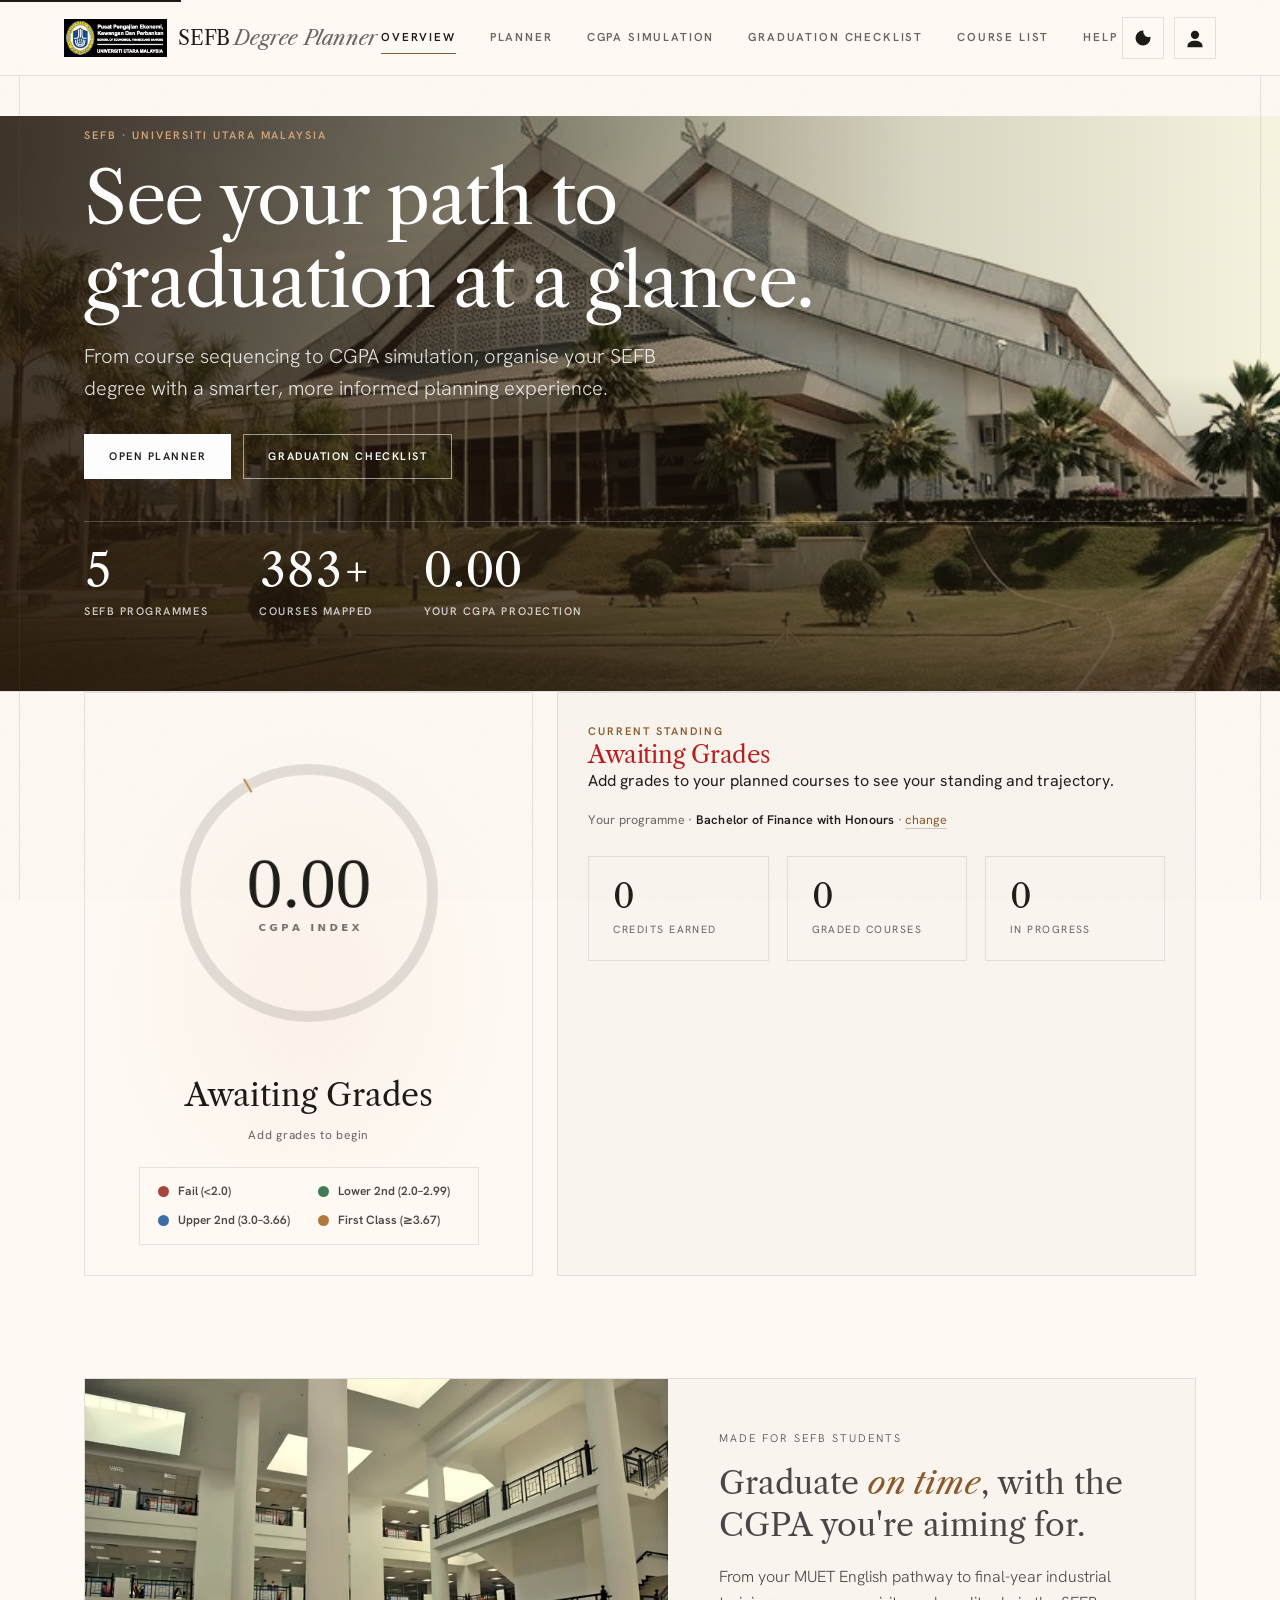
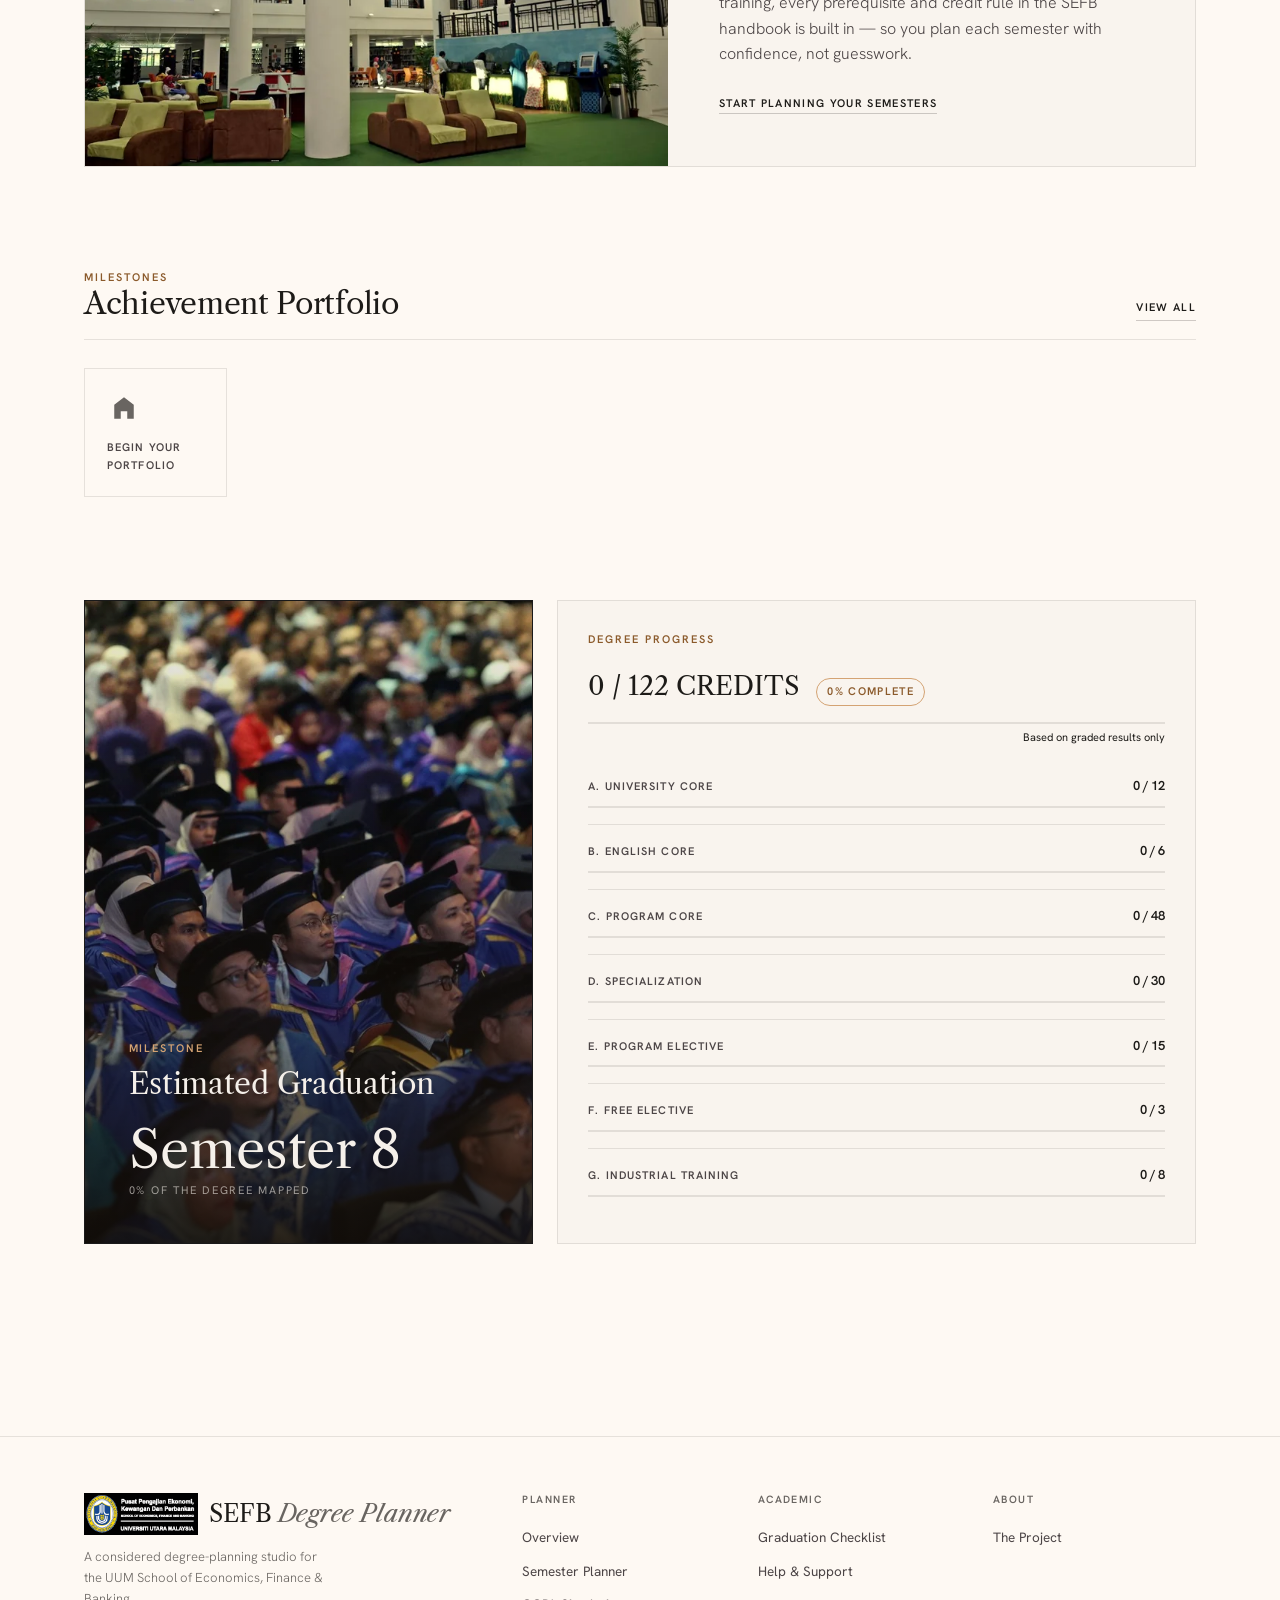
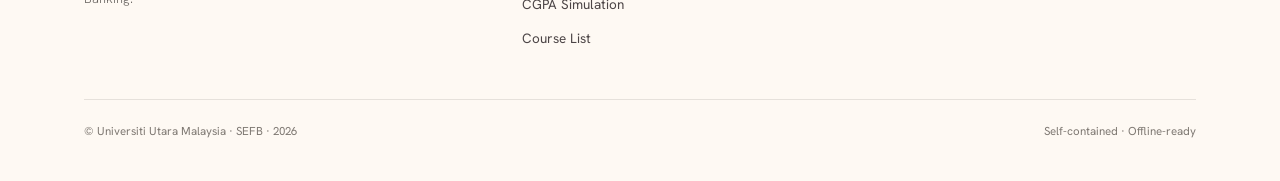
<file: index.html>
<!DOCTYPE html>
<html lang="en" class="light">
<head>
<meta charset="UTF-8">
<meta name="viewport" content="width=device-width, initial-scale=1.0">
<title>Overview · SEFB Degree Planner</title>
<meta name="description" content="SEFB UUM Degree Planner — academic standing, CGPA index and degree progress.">
<link rel="stylesheet" href="css/watchhouse.css">
</head>
<body data-page="overview" class="light-mode">
<a href="#main" class="skip-link">Skip to main content</a>

<!-- TOP APP BAR -->
<header class="topbar">
  <div class="brand">
    <button class="icon-btn" id="menuBtn" aria-label="Open menu"><span data-icon="menu"></span></button>
    <a class="brand-lockup" href="index.html"><img class="brand-logo" src="images/sefb.png" alt="SEFB logo"><span class="brand-mark">SEFB <em>Degree&nbsp;Planner</em></span></a>
    
  </div>
  <nav class="topnav">
    <a data-nav="overview" href="index.html">Overview</a>
    <a data-nav="planner" href="planner.html">Planner</a>
    <a data-nav="analytics" href="analytics.html">CGPA Simulation</a>
    <a data-nav="audit" href="audit.html">Graduation Checklist</a>
    <a data-nav="courselist" href="courselist.html">Course List</a>
    <a data-nav="help" href="help.html">Help</a>
  </nav>
  <div class="topbar-actions">
    <button class="icon-btn" data-theme-toggle><span data-theme-ic></span></button>
    <a class="icon-btn" href="settings.html" aria-label="Profile"><span data-icon="person"></span></a>
  </div>
</header>

<!-- MOBILE DRAWER -->
<nav class="drawer" id="mobileDrawer">
  <a data-nav="overview" href="index.html"><span data-icon="overview"></span>Overview</a>
  <a data-nav="planner" href="planner.html"><span data-icon="planner"></span>Planner</a>
  <a data-nav="analytics" href="analytics.html"><span data-icon="analytics"></span>CGPA Simulation</a>
  <a data-nav="audit" href="audit.html"><span data-icon="audit"></span>Graduation Checklist</a>
  <a data-nav="courselist" href="courselist.html"><span data-icon="courselist"></span>Course List</a>
  <a data-nav="help" href="help.html"><span data-icon="help"></span>Help</a>
</nav>

<main id="main">

  <!-- FULL-BLEED HERO -->
  <section class="full-hero" style="--hero-rot:0deg">
    <picture>
      <source media="(max-width:768px)" srcset="images/uum-hall-sm.webp" type="image/webp">
      <source srcset="images/uum-hall.webp" type="image/webp">
      <img class="full-hero-img" src="images/uum-hall.jpg" alt="Dewan Muadzam Shah convention hall at Universiti Utara Malaysia" fetchpriority="high" style="object-position:center 42%">
    </picture>
    <div class="full-hero-content">
      <p class="eyebrow">SEFB · Universiti Utara Malaysia</p>
      <h1>See your path to graduation at a glance.</h1>
      <p class="sub">From course sequencing to CGPA simulation, organise your SEFB degree with a smarter, more informed planning experience.</p>
      <div class="hero-actions">
        <a class="btn-light" style="background:#fff;color:var(--charcoal);border-color:#fff" href="planner.html">Open Planner</a>
        <a class="btn-light" href="audit.html">Graduation Checklist</a>
      </div>
      <div class="hero-tiles" id="heroTiles">
        <div class="hero-tile"><span class="ht-v" data-countup id="heroProgrammes">5</span><span class="ht-l">SEFB Programmes</span></div>
        <div class="hero-tile"><span class="ht-v" data-countup id="heroCourses">0</span><span class="ht-l">Courses Mapped</span></div>
        <div class="hero-tile"><span class="ht-v" data-countup id="heroCgpa">0.00</span><span class="ht-l">Your CGPA Projection</span></div>
      </div>
    </div>
  </section>

<div class="wrap">

  <!-- STANDING -->
  <section class="section grid cols-12">
    <div class="span-5 panel ring-wrap">
      <canvas id="cgpaRingCanvas" width="440" height="440" aria-label="CGPA index ring"></canvas>
      <div id="cgpaRingClass">—</div>
      <div id="cgpaRingMotiv"></div>
      <div class="class-legend" aria-label="UUM degree classifications">
        <span class="cl-item"><span class="cl-dot" style="--d:#a8443a"></span>Fail (&lt;2.0)</span>
        <span class="cl-item"><span class="cl-dot" style="--d:#3f7d5a"></span>Lower 2nd (2.0–2.99)</span>
        <span class="cl-item"><span class="cl-dot" style="--d:#3a6ea5"></span>Upper 2nd (3.0–3.66)</span>
        <span class="cl-item"><span class="cl-dot" style="--d:#b07a3f"></span>First Class (≥3.67)</span>
      </div>
    </div>
    <div class="span-7 panel">
      <p class="eyebrow">Current Standing</p>
      <h2 class="standing" style="text-align:left;margin:0"><span id="standingClass">Awaiting Grades</span></h2>
      <p id="standingDesc">Add grades to your planned courses to see your standing and trajectory.</p>
      <p class="prog-line">Your programme · <b data-program-name>—</b> · <a href="settings.html">change</a></p>
      <div class="stat-row" style="margin-top:26px">
        <div class="stat-card"><div class="v" data-countup id="statCredits">0</div><div class="l">Credits Earned</div></div>
        <div class="stat-card"><div class="v" data-countup id="statGraded">0</div><div class="l">Graded Courses</div></div>
        <div class="stat-card"><div class="v" data-countup id="statGradedCr">0</div><div class="l">In Progress</div></div>
      </div>
    </div>
  </section>

  <!-- EDITORIAL SPLIT -->
  <section class="section">
    <div class="split-media">
      <div class="split-img"><picture>
        <source media="(max-width:768px)" srcset="images/study-sm.webp" type="image/webp">
        <source srcset="images/study.webp" type="image/webp">
        <img src="images/study-opt.jpg" alt="Students studying in the UUM library" loading="lazy" style="object-position:center 62%">
      </picture></div>
      <div class="split-copy">
        <p class="eyebrow">Made for SEFB Students</p>
        <p class="quote">Graduate <em>on time</em>, with the CGPA you're aiming for.</p>
        <p>From your MUET English pathway to final-year industrial training, every prerequisite and credit rule in the SEFB handbook is built in — so you plan each semester with confidence, not guesswork.</p>
        <div style="margin-top:22px"><a class="linkbtn" href="planner.html">Start planning your semesters</a></div>
      </div>
    </div>
  </section>

  <!-- ACHIEVEMENT PORTFOLIO -->
  <section class="section">
    <div class="section-head">
      <div><p class="eyebrow">Milestones</p><h2>Achievement Portfolio</h2></div>
      <a class="linkbtn" href="audit.html">View all</a>
    </div>
    <div class="badge-grid" id="badges"></div>
  </section>

  <!-- GRADUATION + DEGREE PROGRESS -->
  <section class="section grid cols-12">
    <div class="span-5 dark-card has-img mile">
      <picture>
        <source srcset="images/convocation.webp" type="image/webp">
        <img src="images/convocation.jpg" alt="UUM graduates celebrating convocation at the Canselori" loading="lazy">
      </picture>
      <div class="dc-body">
        <p class="eyebrow">Milestone</p>
        <h3 style="font-size:30px;margin-top:10px;color:var(--on-dark)">Estimated Graduation</h3>
        <div class="audit-completion" id="milestoneValue" style="font-size:clamp(34px,5vw,52px)">—</div>
        <p class="audit-completion-l" id="milestoneSub"></p>
      </div>
    </div>
    <div class="span-7 panel">
      <p class="eyebrow card-eyebrow">Degree Progress</p>
      <div class="overall-head">
        <span id="overallCredits">0 / 0 CREDITS</span>
        <span id="overallPct">0% COMPLETE</span>
      </div>
      <div class="overall-track"><div id="overallBar"></div></div>
      <p id="overallNote" style="font-size:11px;color:var(--muted);margin:5px 0 0;text-align:right"></p>
      <div id="degreeProgress" style="margin-top:14px"></div>
    </div>
  </section>

</div>
</main>

<!-- FOOTER -->
<footer class="site-footer"><div class="wrap">
  <div class="footer-grid">
    <div class="footer-brand">
      <a class="brand-lockup" href="index.html"><img class="brand-logo" src="images/sefb.png" alt="SEFB logo"><span class="brand-mark">SEFB <em>Degree&nbsp;Planner</em></span></a>
      <p>A considered degree-planning studio for the UUM School of Economics, Finance &amp; Banking.</p>
    </div>
    <div class="footer-col"><h4>Planner</h4><a href="index.html">Overview</a><a href="planner.html">Semester Planner</a><a href="analytics.html">CGPA Simulation</a><a href="courselist.html">Course List</a></div>
    <div class="footer-col"><h4>Academic</h4><a href="audit.html">Graduation Checklist</a><a href="help.html">Help &amp; Support</a></div>
    <div class="footer-col"><h4>About</h4><a href="settings.html#about">The Project</a></div>
  </div>
  <div class="footer-base">
    <span>© Universiti Utara Malaysia · SEFB · 2026</span>
    <span>Self-contained · Offline-ready</span>
  </div>
</div></footer>

<!-- MODAL + CONFIRM -->
<div class="modal-bg" id="modal" role="dialog" aria-modal="true"><div class="modal-card"><div class="modal-head" id="modalTitle"></div><div class="modal-body" id="modalBody"></div></div></div>
<div class="modal-bg" id="confirmDialog" role="dialog" aria-modal="true"><div class="modal-card confirm-card">
  <p id="confirmMsg"></p>
  <div class="confirm-actions"><button class="btn-ghost" onclick="confirmResolve(false)">Cancel</button><button class="btn-solid" onclick="confirmResolve(true)">Confirm</button></div>
</div></div>

<div class="edge l"></div><div class="edge r"></div>

<script src="js/data.js"></script>
<script src="js/core-engine.js"></script>
<script src="js/charts.js"></script>
<script src="js/ui.js"></script>
<script>
  loadState();
  initChrome();
  renderAll();
</script>
</body>
</html>
</file>
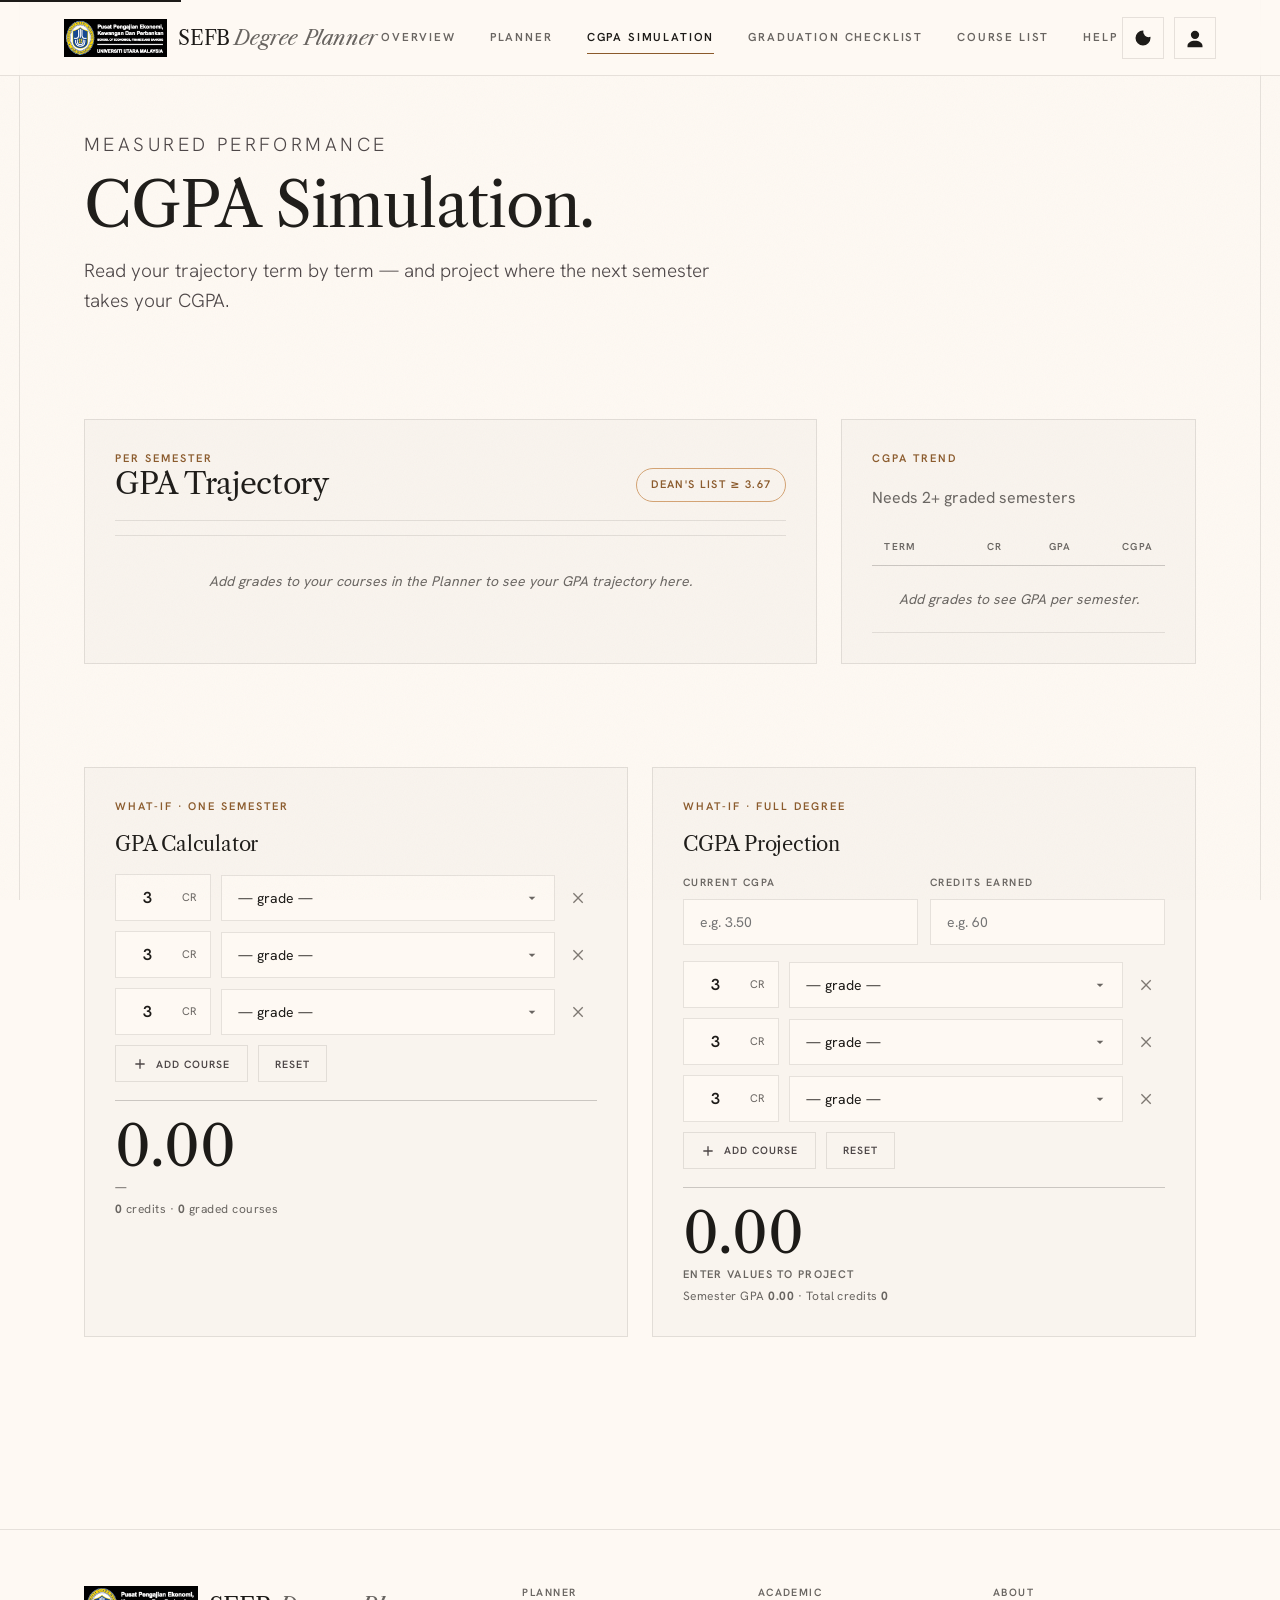
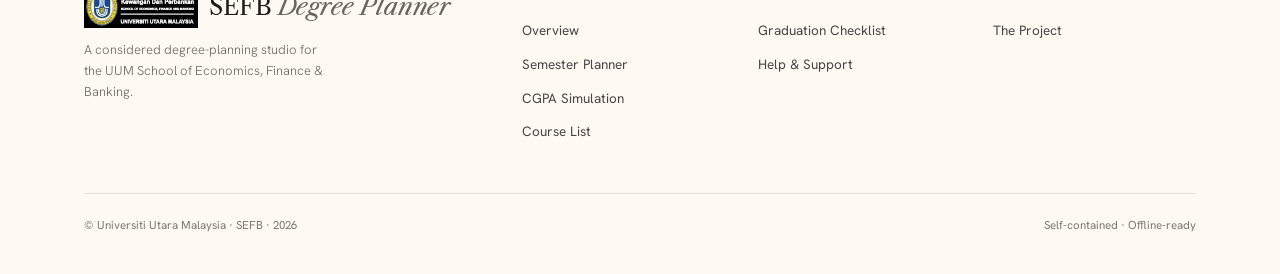
<file: analytics.html>
<!DOCTYPE html>
<html lang="en" class="light">
<head>
<meta charset="UTF-8">
<meta name="viewport" content="width=device-width, initial-scale=1.0">
<title>CGPA Simulation · SEFB Degree Planner</title>
<link rel="stylesheet" href="css/watchhouse.css">
</head>
<body data-page="analytics" class="light-mode">
<a href="#main" class="skip-link">Skip to main content</a>

<header class="topbar">
  <div class="brand">
    <button class="icon-btn" id="menuBtn" aria-label="Open menu"><span data-icon="menu"></span></button>
    <a class="brand-lockup" href="index.html"><img class="brand-logo" src="images/sefb.png" alt="SEFB logo"><span class="brand-mark">SEFB <em>Degree&nbsp;Planner</em></span></a>
    
  </div>
  <nav class="topnav">
    <a data-nav="overview" href="index.html">Overview</a>
    <a data-nav="planner" href="planner.html">Planner</a>
    <a data-nav="analytics" href="analytics.html">CGPA Simulation</a>
    <a data-nav="audit" href="audit.html">Graduation Checklist</a>
    <a data-nav="courselist" href="courselist.html">Course List</a>
    <a data-nav="help" href="help.html">Help</a>
  </nav>
  <div class="topbar-actions">
    <button class="icon-btn" data-theme-toggle><span data-theme-ic></span></button>
    <a class="icon-btn" href="settings.html" aria-label="Profile"><span data-icon="person"></span></a>
  </div>
</header>

<nav class="drawer" id="mobileDrawer">
  <a data-nav="overview" href="index.html"><span data-icon="overview"></span>Overview</a>
  <a data-nav="planner" href="planner.html"><span data-icon="planner"></span>Planner</a>
  <a data-nav="analytics" href="analytics.html"><span data-icon="analytics"></span>CGPA Simulation</a>
  <a data-nav="audit" href="audit.html"><span data-icon="audit"></span>Graduation Checklist</a>
  <a data-nav="courselist" href="courselist.html"><span data-icon="courselist"></span>Course List</a>
  <a data-nav="help" href="help.html"><span data-icon="help"></span>Help</a>
</nav>

<main id="main">
<div class="wrap">

  <section class="page-hero">
    <div class="lead">
      <p class="eyebrow">Measured Performance</p>
      <h1>CGPA Simulation.</h1>
      <p>Read your trajectory term by term — and project where the next semester takes your CGPA.</p>
    </div>
  </section>

  <!-- BAR CHART -->
  <section class="section grid cols-12">
    <div class="span-8 panel" id="semBarWrap">
      <div class="section-head" style="margin-bottom:14px">
        <div><p class="eyebrow">Per Semester</p><h2>GPA Trajectory</h2></div>
        <span id="deansListBadge">Dean's List ≥ 3.67</span>
      </div>
      <canvas id="semBarCanvas" style="display:block;width:100%"></canvas>
      <div class="empty-hint">Add grades to your courses in the Planner to see your GPA trajectory here.</div>
    </div>
    <div class="span-4 panel">
      <p class="eyebrow card-eyebrow">CGPA Trend</p>
      <div id="trendSparkline" style="margin:8px 0 18px"></div>
      <table class="data-table">
        <thead><tr><th>Term</th><th>Cr</th><th>GPA</th><th>CGPA</th></tr></thead>
        <tbody id="gpaTable"></tbody>
      </table>
    </div>
  </section>

  <!-- CALCULATORS -->
  <section class="section grid cols-12">
    <!-- GPA -->
    <div class="span-6 panel">
      <p class="eyebrow card-eyebrow">What-if · One Semester</p>
      <h2 class="card-title">GPA Calculator</h2>
      <div id="gpaCalcRows" style="margin-top:18px"></div>
      <div style="display:flex;gap:10px;margin-top:6px">
        <button class="btn-ghost sm" onclick="gpaCalcAdd()"><span data-icon="add"></span>Add course</button>
        <button class="btn-ghost sm" onclick="gpaCalcReset()">Reset</button>
      </div>
      <div class="calc-result">
        <span class="big" id="gpaCalcResult">0.00</span>
        <span id="gpaCalcStatus">—</span>
        <span class="meta"><b id="gpaCalcCr">0</b> credits · <b id="gpaCalcCount">0</b> graded courses</span>
      </div>
    </div>
    <!-- CGPA projection -->
    <div class="span-6 panel">
      <p class="eyebrow card-eyebrow">What-if · Full Degree</p>
      <h2 class="card-title">CGPA Projection</h2>
      <div class="prior-grid" style="margin-top:18px">
        <div class="field"><label class="field-label" for="cgpaPriorVal">Current CGPA</label><input class="input" id="cgpaPriorVal" type="number" step="0.01" min="0" max="4" placeholder="e.g. 3.50" oninput="cgpaCalcRender()"></div>
        <div class="field"><label class="field-label" for="cgpaPriorCr">Credits earned</label><input class="input" id="cgpaPriorCr" type="number" min="0" placeholder="e.g. 60" oninput="cgpaCalcRender()"></div>
      </div>
      <div id="cgpaCalcRows"></div>
      <div style="display:flex;gap:10px;margin-top:6px">
        <button class="btn-ghost sm" onclick="cgpaCalcAdd()"><span data-icon="add"></span>Add course</button>
        <button class="btn-ghost sm" onclick="cgpaCalcReset()">Reset</button>
      </div>
      <div class="calc-result">
        <span class="big" id="cgpaCalcNew">0.00</span>
        <span id="cgpaCalcStatus">Enter values to project</span>
        <span class="meta">Semester GPA <b id="cgpaCalcSem">0.00</b> · Total credits <b id="cgpaCalcTotal">0</b></span>
      </div>
    </div>
  </section>

</div>
</main>

<footer class="site-footer"><div class="wrap">
  <div class="footer-grid">
    <div class="footer-brand"><a class="brand-lockup" href="index.html"><img class="brand-logo" src="images/sefb.png" alt="SEFB logo"><span class="brand-mark">SEFB <em>Degree&nbsp;Planner</em></span></a><p>A considered degree-planning studio for the UUM School of Economics, Finance &amp; Banking.</p></div>
    <div class="footer-col"><h4>Planner</h4><a href="index.html">Overview</a><a href="planner.html">Semester Planner</a><a href="analytics.html">CGPA Simulation</a><a href="courselist.html">Course List</a></div>
    <div class="footer-col"><h4>Academic</h4><a href="audit.html">Graduation Checklist</a><a href="help.html">Help &amp; Support</a></div>
    <div class="footer-col"><h4>About</h4><a href="settings.html#about">The Project</a></div>
  </div>
  <div class="footer-base"><span>© Universiti Utara Malaysia · SEFB · 2026</span><span>Self-contained · Offline-ready</span></div>
</div></footer>

<nav class="bottomnav">
  <a data-nav="overview" href="index.html"><span data-icon="overview"></span>Overview</a>
  <a data-nav="planner" href="planner.html"><span data-icon="planner"></span>Planner</a>
  <a data-nav="analytics" href="analytics.html"><span data-icon="analytics"></span>CGPA Simulation</a>
  <a data-nav="audit" href="audit.html"><span data-icon="audit"></span>Graduation Checklist</a>
</nav>

<div class="modal-bg" id="modal" role="dialog" aria-modal="true"><div class="modal-card"><div class="modal-head" id="modalTitle"></div><div class="modal-body" id="modalBody"></div></div></div>
<div class="modal-bg" id="confirmDialog" role="dialog" aria-modal="true"><div class="modal-card confirm-card">
  <p id="confirmMsg"></p>
  <div class="confirm-actions"><button class="btn-ghost" onclick="confirmResolve(false)">Cancel</button><button class="btn-solid" onclick="confirmResolve(true)">Confirm</button></div>
</div></div>

<div class="edge l"></div><div class="edge r"></div>

<script src="js/data.js"></script>
<script src="js/core-engine.js"></script>
<script src="js/charts.js"></script>
<script src="js/ui.js"></script>
<script src="js/calculators.js"></script>
<script>
  loadState();
  initChrome();
  renderAll();
  gpaCalcRender();
  cgpaCalcRender();
  setTimeout(()=>drawSemBarChart(), 60);
</script>
</body>
</html>
</file>
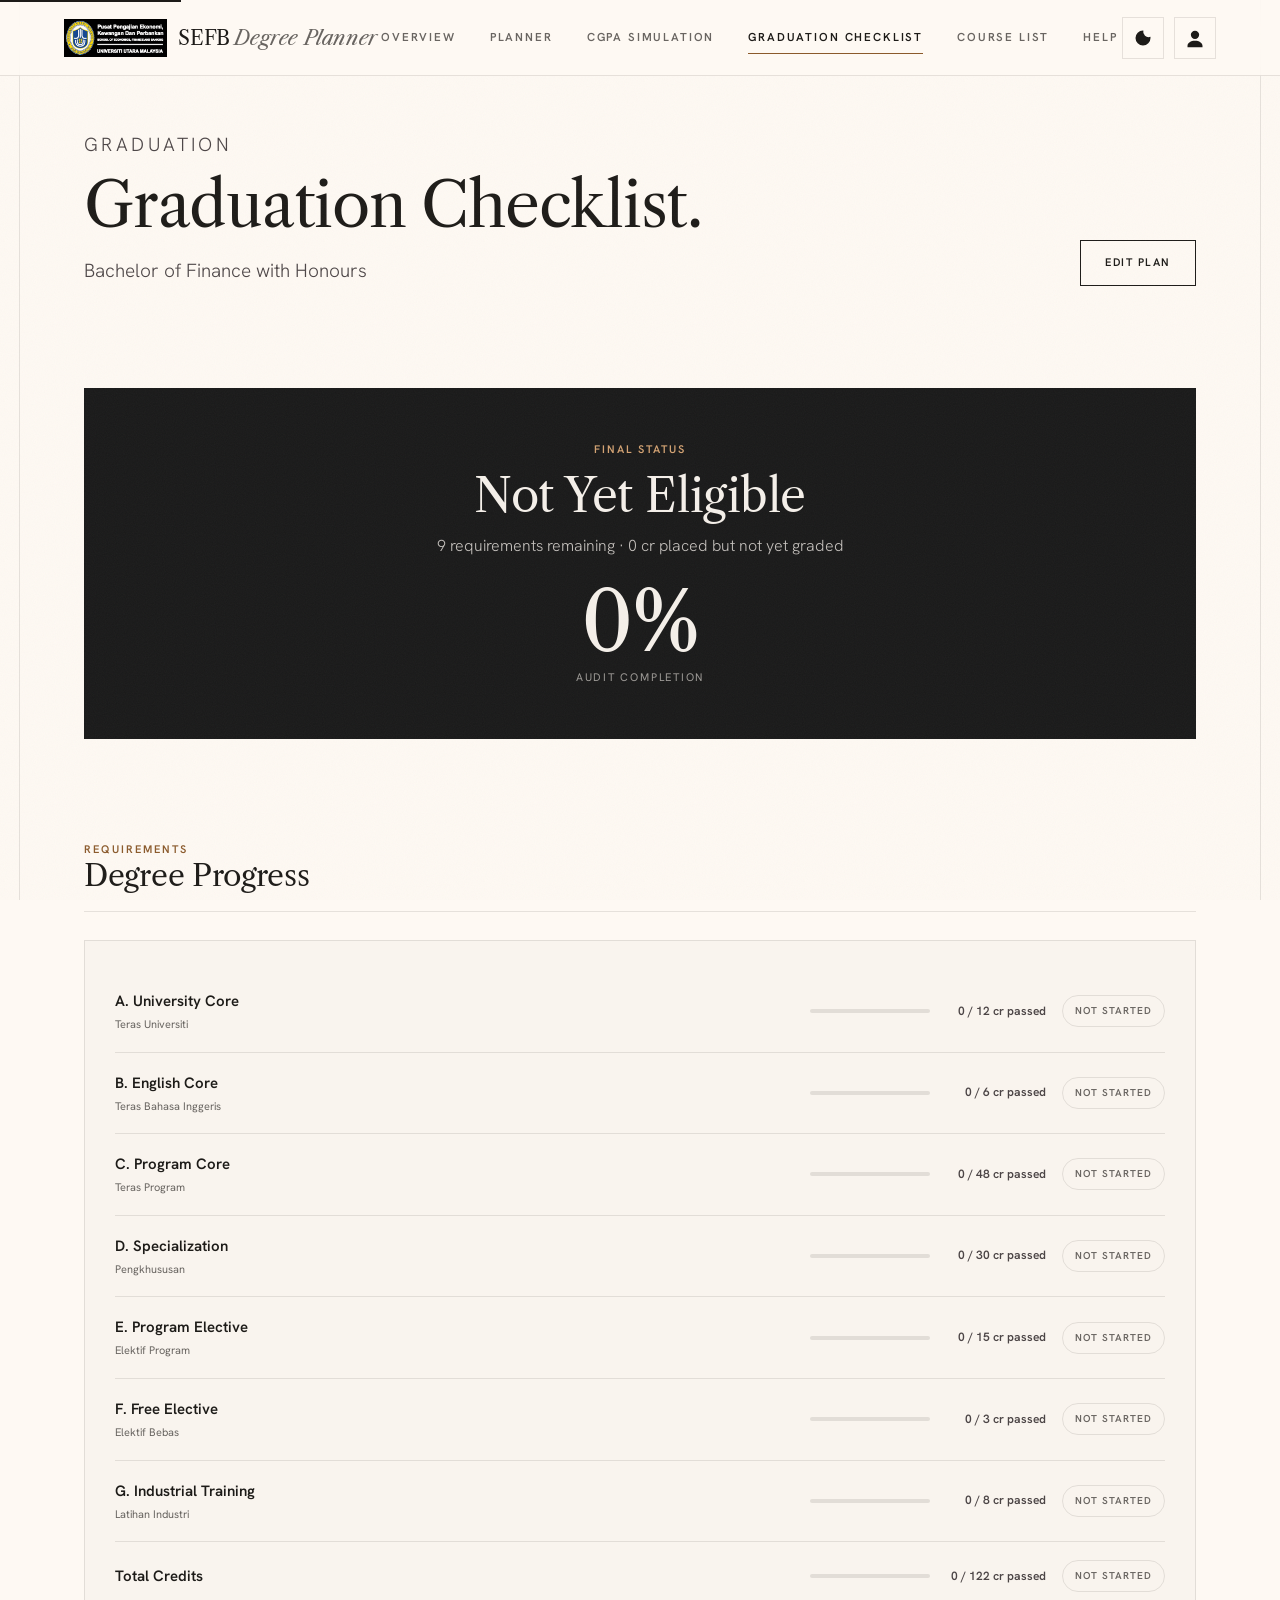
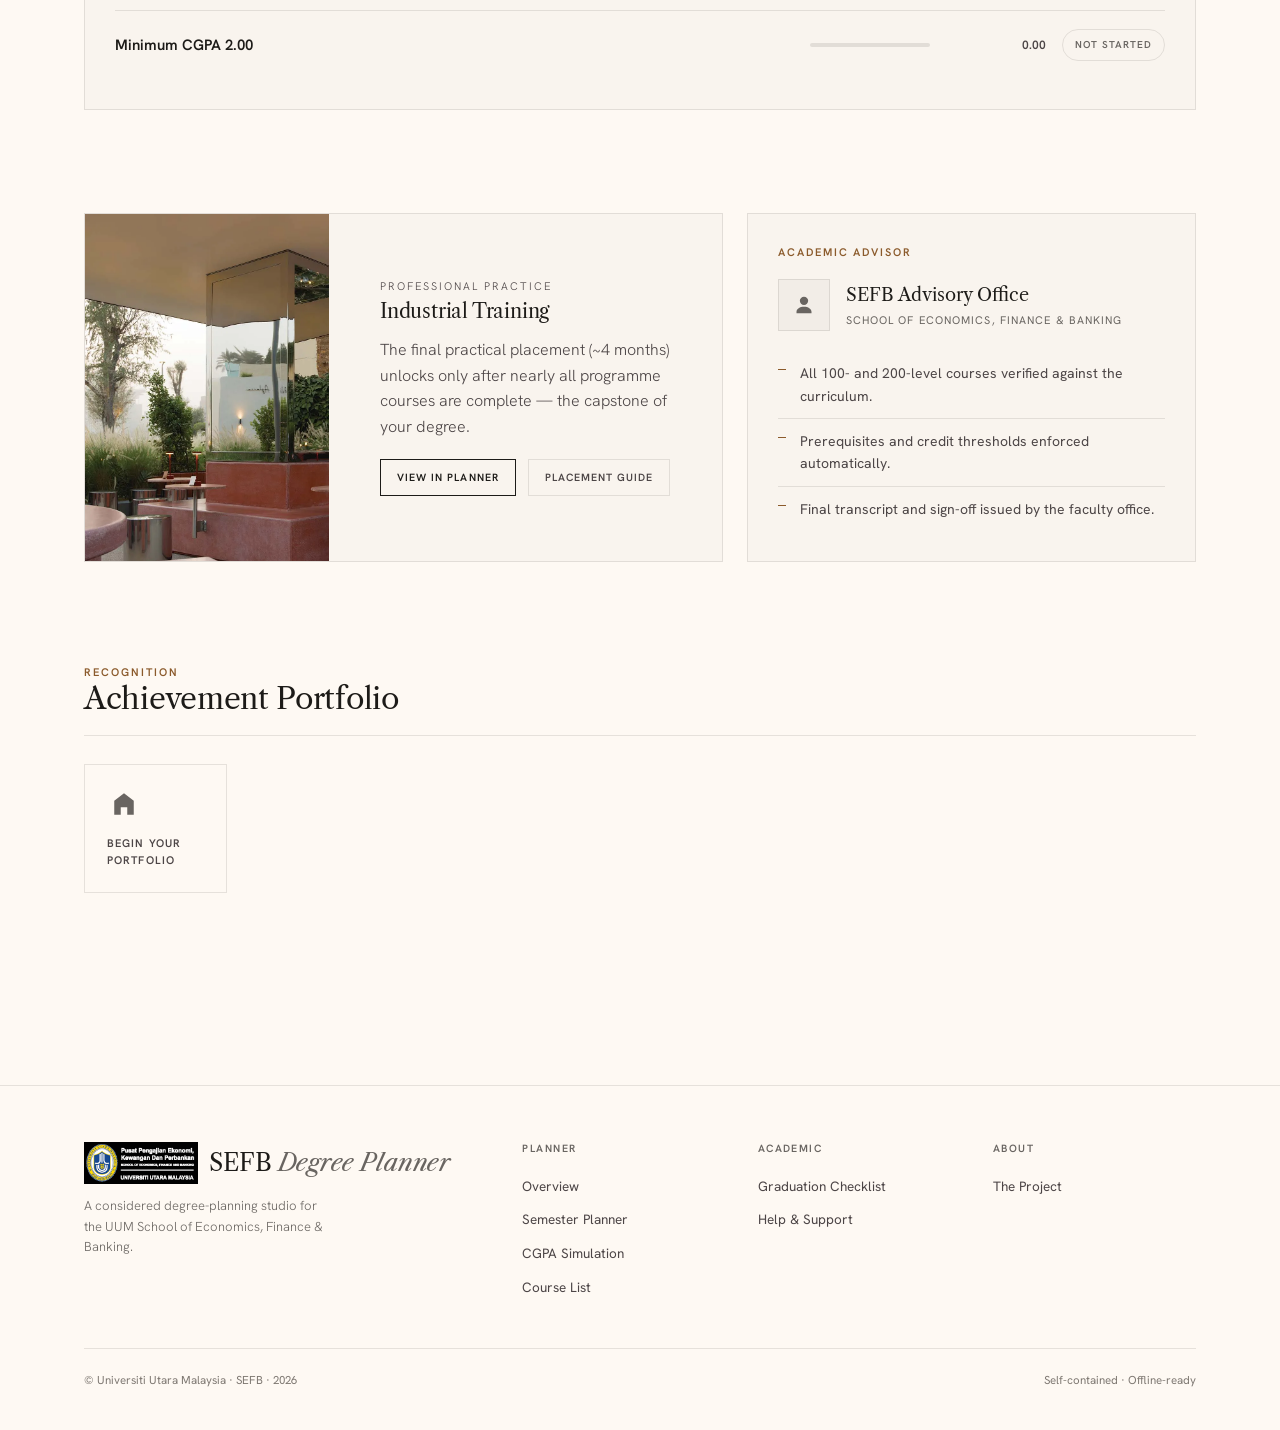
<file: audit.html>
<!DOCTYPE html>
<html lang="en" class="light">
<head>
<meta charset="UTF-8">
<meta name="viewport" content="width=device-width, initial-scale=1.0">
<title>Graduation Checklist · SEFB Degree Planner</title>
<link rel="stylesheet" href="css/watchhouse.css">
</head>
<body data-page="audit" class="light-mode">
<a href="#main" class="skip-link">Skip to main content</a>

<header class="topbar">
  <div class="brand">
    <button class="icon-btn" id="menuBtn" aria-label="Open menu"><span data-icon="menu"></span></button>
    <a class="brand-lockup" href="index.html"><img class="brand-logo" src="images/sefb.png" alt="SEFB logo"><span class="brand-mark">SEFB <em>Degree&nbsp;Planner</em></span></a>
    
  </div>
  <nav class="topnav">
    <a data-nav="overview" href="index.html">Overview</a>
    <a data-nav="planner" href="planner.html">Planner</a>
    <a data-nav="analytics" href="analytics.html">CGPA Simulation</a>
    <a data-nav="audit" href="audit.html">Graduation Checklist</a>
    <a data-nav="courselist" href="courselist.html">Course List</a>
    <a data-nav="help" href="help.html">Help</a>
  </nav>
  <div class="topbar-actions">
    <button class="icon-btn" data-theme-toggle><span data-theme-ic></span></button>
    <a class="icon-btn" href="settings.html" aria-label="Profile"><span data-icon="person"></span></a>
  </div>
</header>

<nav class="drawer" id="mobileDrawer">
  <a data-nav="overview" href="index.html"><span data-icon="overview"></span>Overview</a>
  <a data-nav="planner" href="planner.html"><span data-icon="planner"></span>Planner</a>
  <a data-nav="analytics" href="analytics.html"><span data-icon="analytics"></span>CGPA Simulation</a>
  <a data-nav="audit" href="audit.html"><span data-icon="audit"></span>Graduation Checklist</a>
  <a data-nav="courselist" href="courselist.html"><span data-icon="courselist"></span>Course List</a>
  <a data-nav="help" href="help.html"><span data-icon="help"></span>Help</a>
</nav>

<main id="main">
<div class="wrap">

  <section class="page-hero">
    <div class="lead">
      <p class="eyebrow">Graduation</p>
      <h1>Graduation Checklist.</h1>
      <p data-program-name>—</p>
    </div>
    <div class="hero-actions"><a class="btn-outline" href="planner.html">Edit Plan</a></div>
  </section>

  <!-- STATUS -->
  <section class="section">
    <div class="dark-card audit-status" id="auditStatus" data-ok="0">
      <p class="eyebrow">Final Status</p>
      <h2 id="auditStatusTitle">Not Yet Eligible</h2>
      <p id="auditStatusSub">—</p>
      <div class="audit-completion" data-countup id="auditCompletionPct">0%</div>
      <div class="audit-completion-l">Audit Completion</div>
    </div>
  </section>

  <!-- COMPONENTS -->
  <section class="section">
    <div class="section-head"><div><p class="eyebrow">Requirements</p><h2>Degree Progress</h2></div></div>
    <div class="panel"><div id="auditComponents"></div></div>
  </section>

  <!-- PROFESSIONAL PRACTICE + ADVISOR -->
  <section class="section grid cols-12">
    <div class="span-7 split-media">
      <div class="split-img"><picture>
        <source srcset="images/house-marsa.webp" type="image/webp">
        <img src="images/house-marsa-opt.jpg" alt="Professional placement" loading="lazy">
      </picture></div>
      <div class="split-copy">
        <p class="eyebrow">Professional Practice</p>
        <h2 class="card-title" style="margin-top:4px">Industrial Training</h2>
        <p class="muted" style="margin-top:10px;font-weight:300">The final practical placement (~4 months) unlocks only after nearly all programme courses are complete — the capstone of your degree.</p>
        <div style="display:flex;gap:12px;margin-top:20px">
          <a class="btn-outline sm" href="planner.html">View in Planner</a>
          <a class="btn-ghost sm" href="settings.html#help">Placement Guide</a>
        </div>
      </div>
    </div>
    <div class="span-5 panel">
      <p class="eyebrow card-eyebrow">Academic Advisor</p>
      <div class="advisor">
        <div class="advisor-av" data-icon="person"></div>
        <div>
          <div class="advisor-name">SEFB Advisory Office</div>
          <div class="advisor-role">School of Economics, Finance &amp; Banking</div>
        </div>
      </div>
      <ul class="notes-list" style="margin-top:20px">
        <li>All 100- and 200-level courses verified against the curriculum.</li>
        <li>Prerequisites and credit thresholds enforced automatically.</li>
        <li>Final transcript and sign-off issued by the faculty office.</li>
      </ul>
    </div>
  </section>

  <!-- BADGES -->
  <section class="section">
    <div class="section-head"><div><p class="eyebrow">Recognition</p><h2>Achievement Portfolio</h2></div></div>
    <div class="badge-grid" id="badges"></div>
  </section>

</div>
</main>

<footer class="site-footer"><div class="wrap">
  <div class="footer-grid">
    <div class="footer-brand"><a class="brand-lockup" href="index.html"><img class="brand-logo" src="images/sefb.png" alt="SEFB logo"><span class="brand-mark">SEFB <em>Degree&nbsp;Planner</em></span></a><p>A considered degree-planning studio for the UUM School of Economics, Finance &amp; Banking.</p></div>
    <div class="footer-col"><h4>Planner</h4><a href="index.html">Overview</a><a href="planner.html">Semester Planner</a><a href="analytics.html">CGPA Simulation</a><a href="courselist.html">Course List</a></div>
    <div class="footer-col"><h4>Academic</h4><a href="audit.html">Graduation Checklist</a><a href="help.html">Help &amp; Support</a></div>
    <div class="footer-col"><h4>About</h4><a href="settings.html#about">The Project</a></div>
  </div>
  <div class="footer-base"><span>© Universiti Utara Malaysia · SEFB · 2026</span><span>Self-contained · Offline-ready</span></div>
</div></footer>

<nav class="bottomnav">
  <a data-nav="overview" href="index.html"><span data-icon="overview"></span>Overview</a>
  <a data-nav="planner" href="planner.html"><span data-icon="planner"></span>Planner</a>
  <a data-nav="analytics" href="analytics.html"><span data-icon="analytics"></span>CGPA Simulation</a>
  <a data-nav="audit" href="audit.html"><span data-icon="audit"></span>Graduation Checklist</a>
</nav>

<div class="modal-bg" id="modal" role="dialog" aria-modal="true"><div class="modal-card"><div class="modal-head" id="modalTitle"></div><div class="modal-body" id="modalBody"></div></div></div>
<div class="modal-bg" id="confirmDialog" role="dialog" aria-modal="true"><div class="modal-card confirm-card">
  <p id="confirmMsg"></p>
  <div class="confirm-actions"><button class="btn-ghost" onclick="confirmResolve(false)">Cancel</button><button class="btn-solid" onclick="confirmResolve(true)">Confirm</button></div>
</div></div>

<div class="edge l"></div><div class="edge r"></div>

<script src="js/data.js"></script>
<script src="js/core-engine.js"></script>
<script src="js/ui.js"></script>
<script>
  loadState();
  initChrome();
  renderAll();
</script>
</body>
</html>
</file>
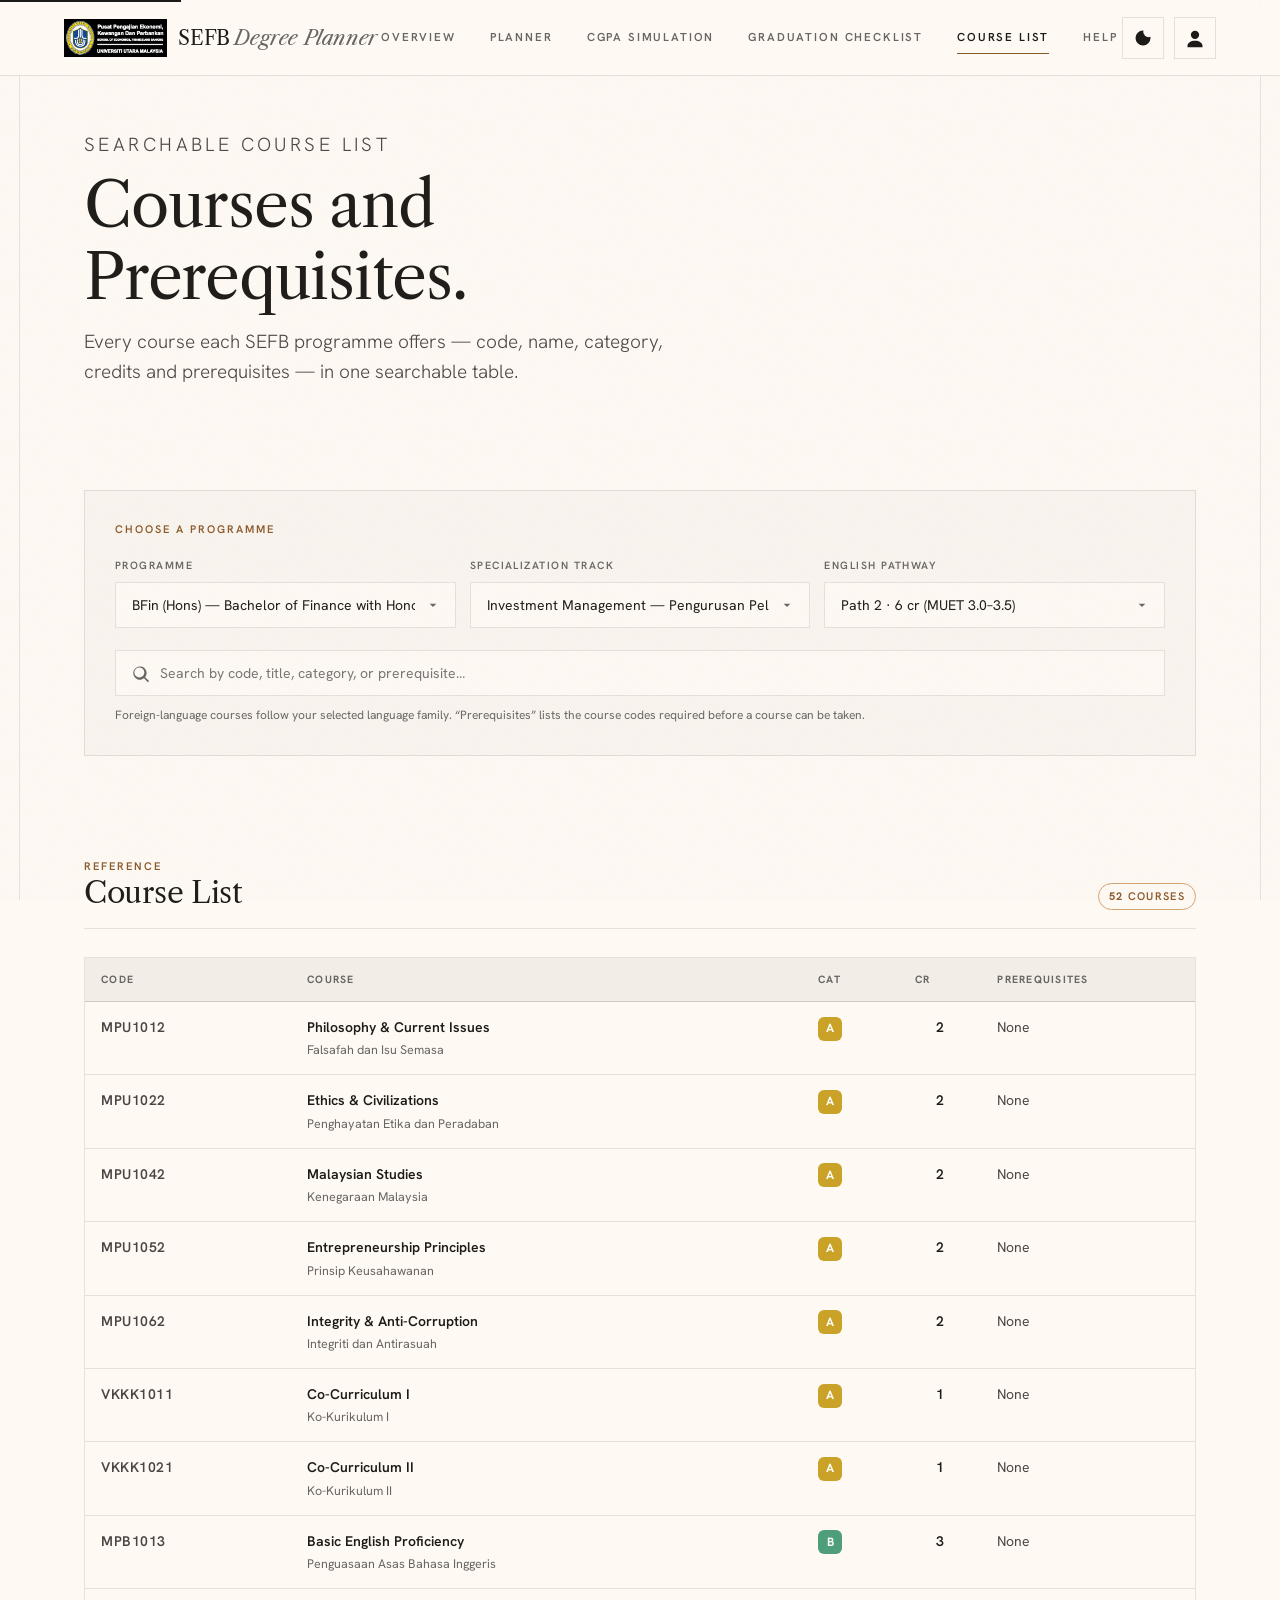
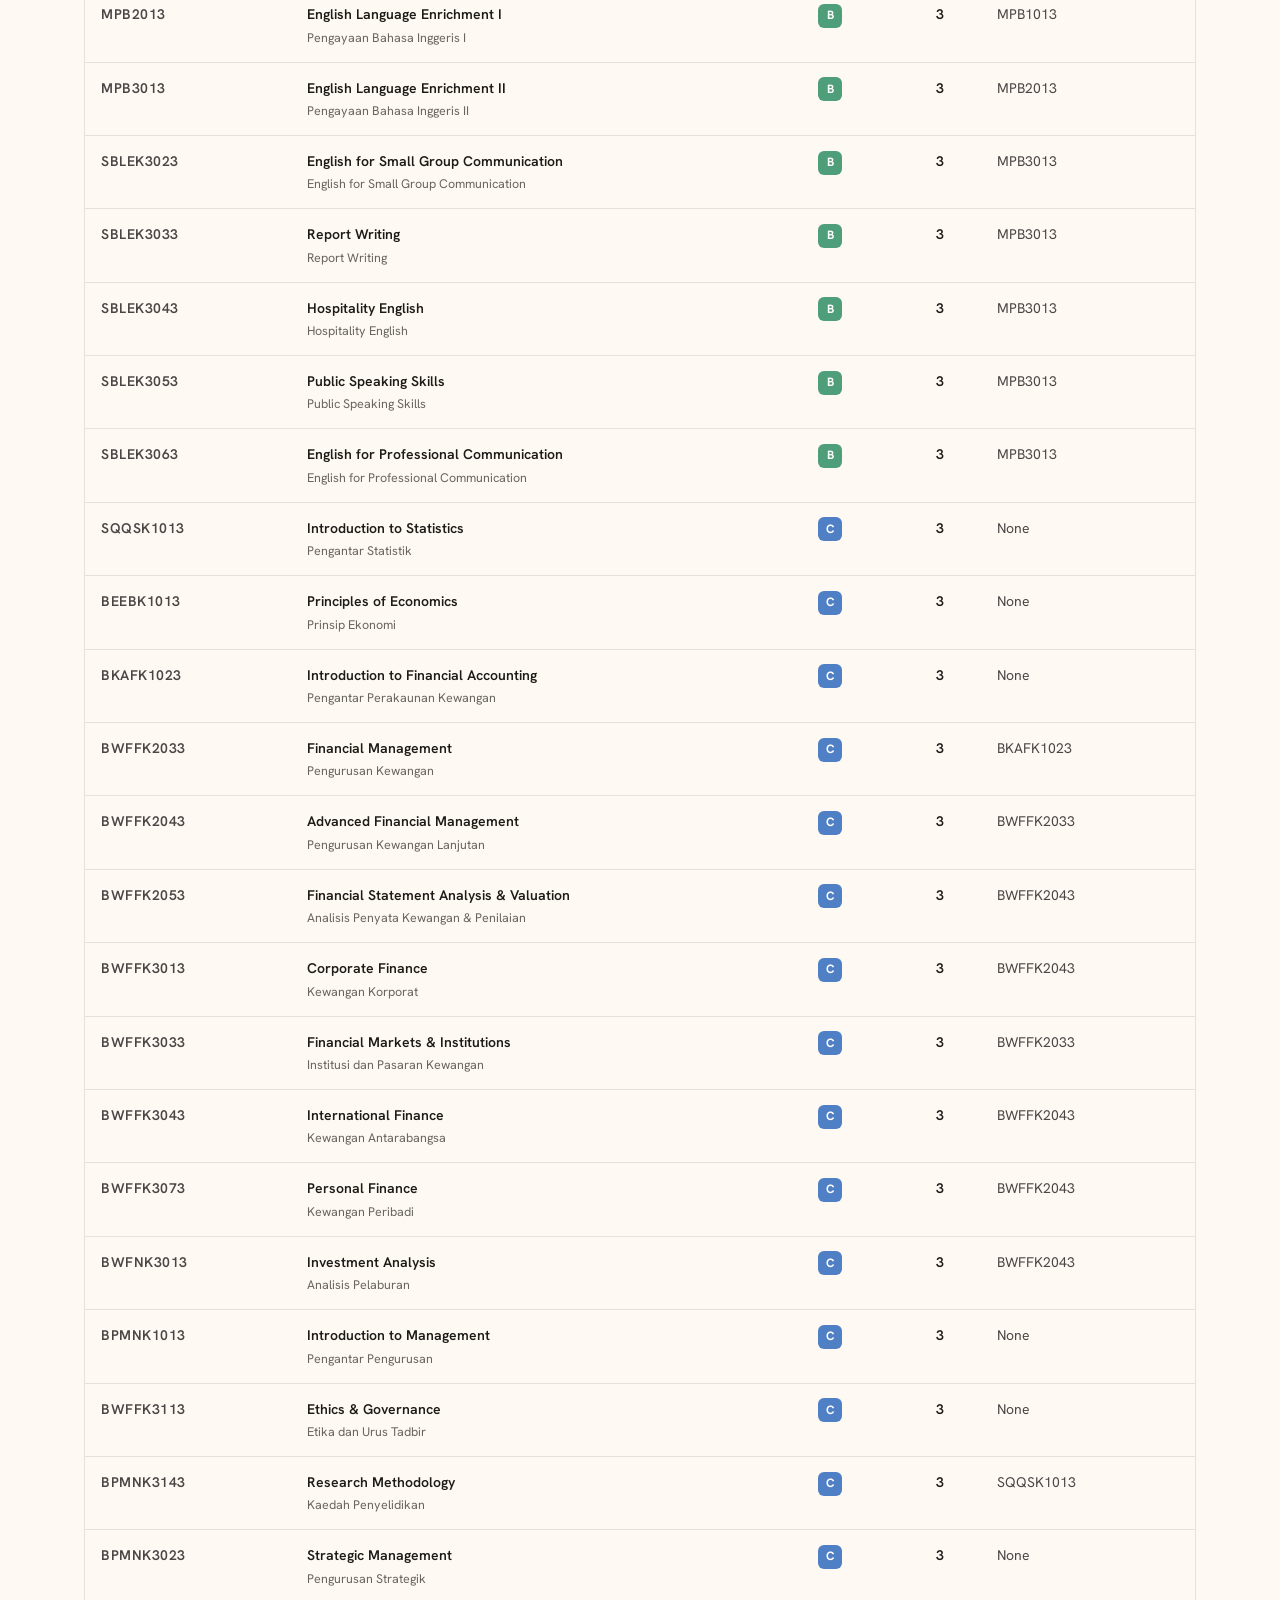
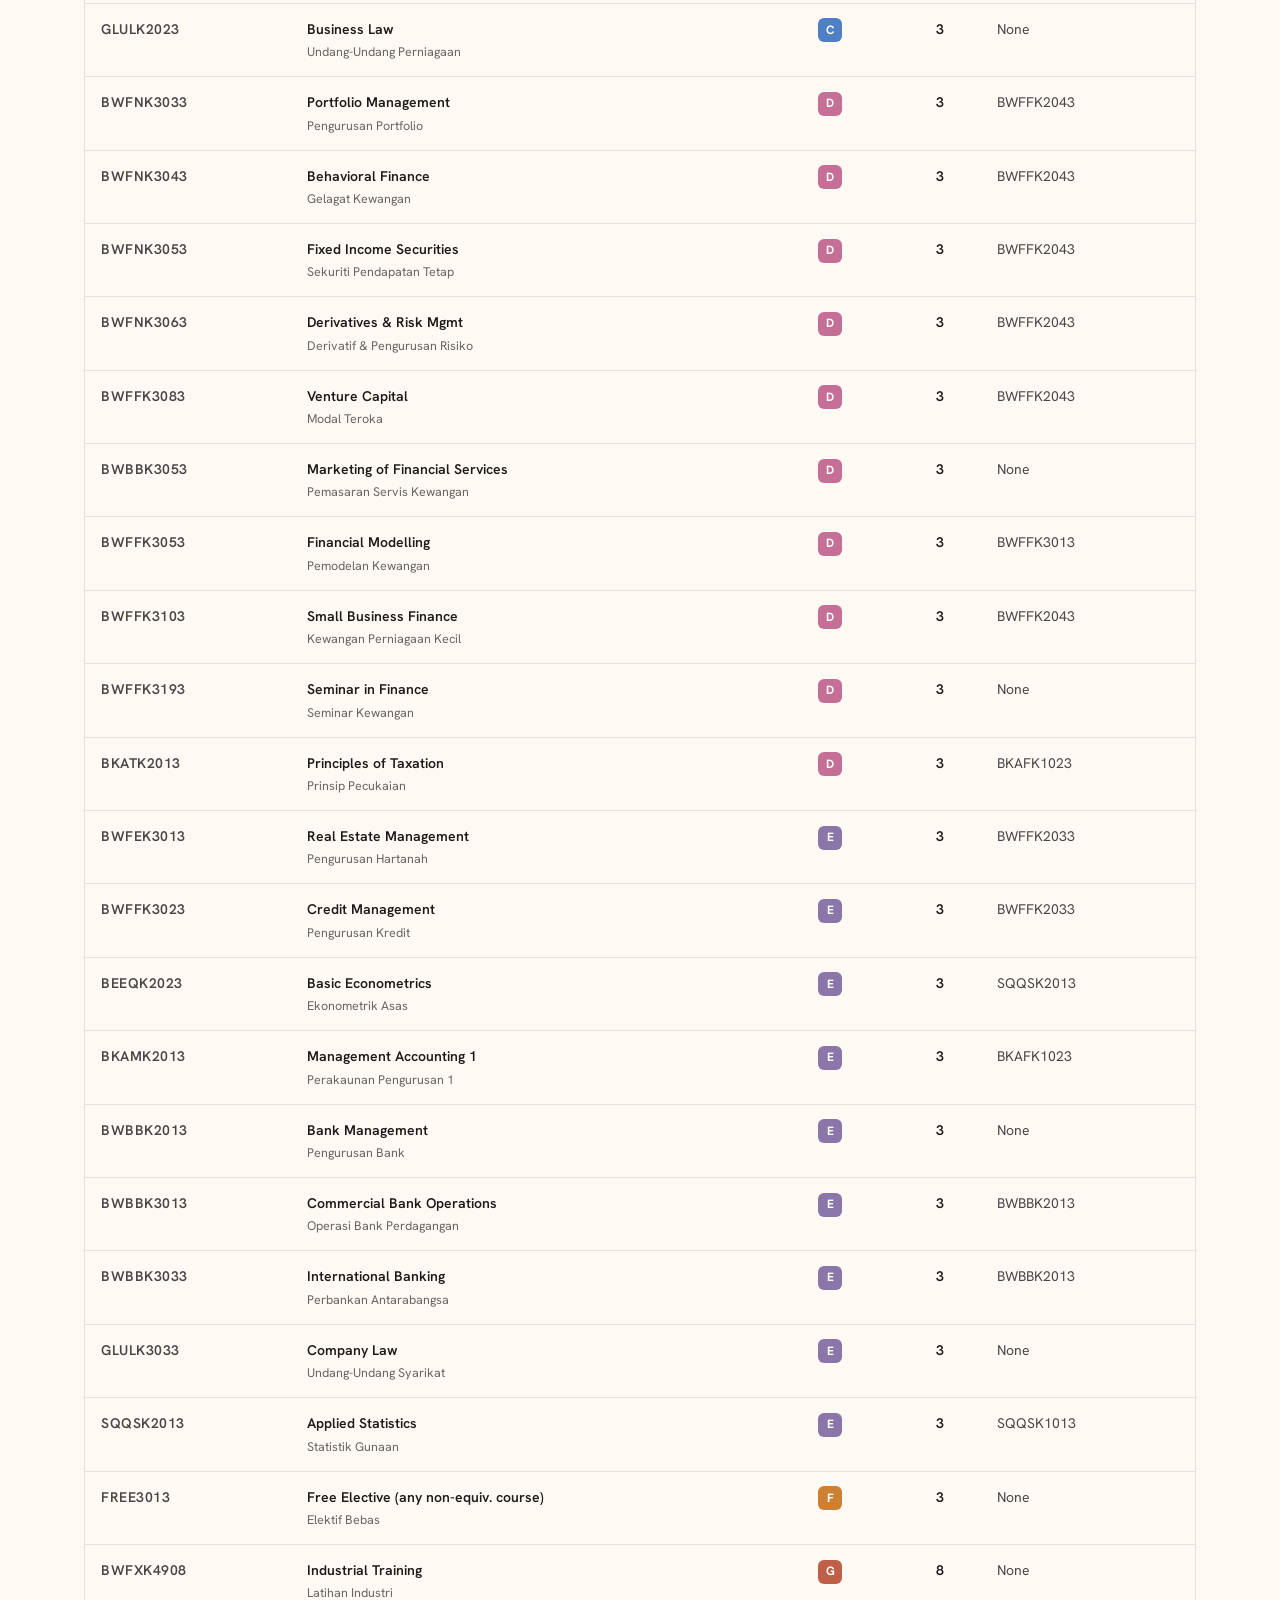
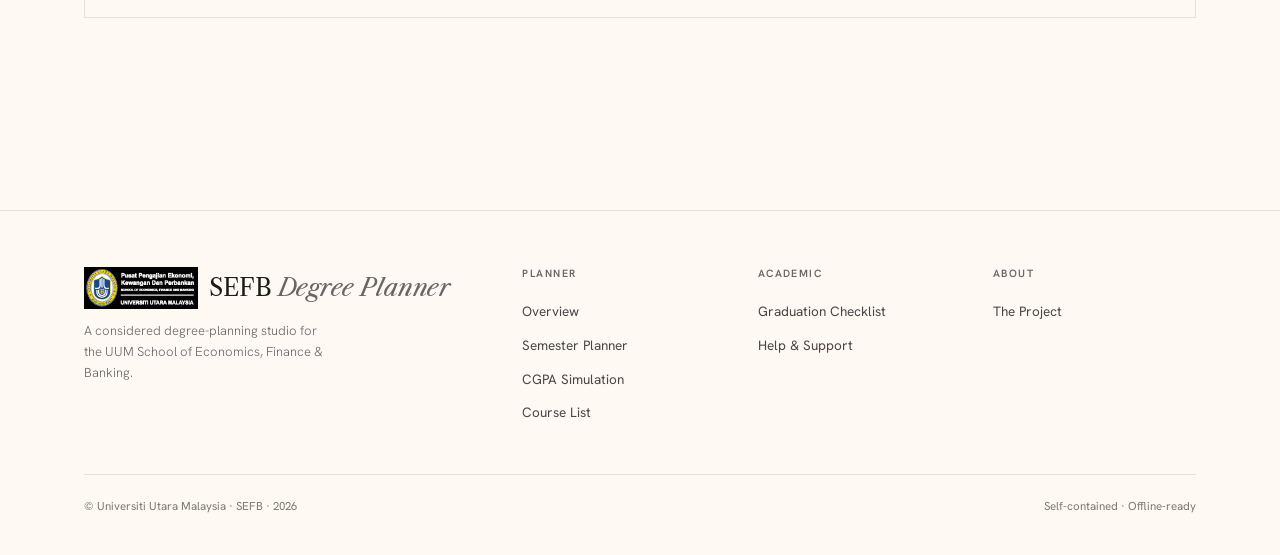
<file: courselist.html>
<!DOCTYPE html>
<html lang="en" class="light">
<head>
<meta charset="UTF-8">
<meta name="viewport" content="width=device-width, initial-scale=1.0">
<title>Course List · SEFB Degree Planner</title>
<meta name="description" content="Searchable list of every course in each SEFB programme — code, category, credits and prerequisites.">
<link rel="stylesheet" href="css/watchhouse.css">
</head>
<body data-page="courselist" class="light-mode">
<a href="#main" class="skip-link">Skip to main content</a>

<header class="topbar">
  <div class="brand">
    <button class="icon-btn" id="menuBtn" aria-label="Open menu"><span data-icon="menu"></span></button>
    <a class="brand-lockup" href="index.html"><img class="brand-logo" src="images/sefb.png" alt="SEFB logo"><span class="brand-mark">SEFB <em>Degree&nbsp;Planner</em></span></a>
  </div>
  <nav class="topnav">
    <a data-nav="overview" href="index.html">Overview</a>
    <a data-nav="planner" href="planner.html">Planner</a>
    <a data-nav="analytics" href="analytics.html">CGPA Simulation</a>
    <a data-nav="audit" href="audit.html">Graduation Checklist</a>
    <a data-nav="courselist" href="courselist.html">Course List</a>
    <a data-nav="help" href="help.html">Help</a>
  </nav>
  <div class="topbar-actions">
    <button class="icon-btn" data-theme-toggle><span data-theme-ic></span></button>
    <a class="icon-btn" href="settings.html" aria-label="Profile"><span data-icon="person"></span></a>
  </div>
</header>

<nav class="drawer" id="mobileDrawer">
  <a data-nav="overview" href="index.html"><span data-icon="overview"></span>Overview</a>
  <a data-nav="planner" href="planner.html"><span data-icon="planner"></span>Planner</a>
  <a data-nav="analytics" href="analytics.html"><span data-icon="analytics"></span>CGPA Simulation</a>
  <a data-nav="audit" href="audit.html"><span data-icon="audit"></span>Graduation Checklist</a>
  <a data-nav="courselist" href="courselist.html"><span data-icon="courselist"></span>Course List</a>
  <a data-nav="help" href="help.html"><span data-icon="help"></span>Help</a>
</nav>

<main id="main">
<div class="wrap">

  <section class="page-hero">
    <div class="lead">
      <p class="eyebrow">Searchable Course List</p>
      <h1>Courses and Prerequisites.</h1>
      <p>Every course each SEFB programme offers — code, name, category, credits and prerequisites — in one searchable table.</p>
    </div>
  </section>

  <!-- PROGRAMME + SEARCH -->
  <section class="section">
    <div class="panel">
      <p class="eyebrow card-eyebrow">Choose a programme</p>
      <div class="cl-setup">
        <div class="field"><label class="field-label" for="programSelect">Programme</label><select id="programSelect"></select></div>
        <div class="field" id="trackField"><label class="field-label" for="trackSelect">Specialization Track</label><select id="trackSelect"></select></div>
        <div class="field" id="fieldField"><label class="field-label" for="fieldSelect">Field Elective</label><select id="fieldSelect"></select></div>
        <div class="field" id="pathField"><label class="field-label" for="pathSelect">English Pathway</label><select id="pathSelect"></select></div>
        <div class="field" id="langField"><label class="field-label" for="langSelect">Foreign Language</label><select id="langSelect"></select></div>
        <div class="field" id="langField2"><label class="field-label" for="langSelectSpecific">Language Family</label><select id="langSelectSpecific"></select></div>
      </div>
      <div class="cl-searchwrap search-box">
        <span class="search-ic" data-icon="search"></span>
        <input class="input" id="courseSearch" type="search" placeholder="Search by code, title, category, or prerequisite…" oninput="renderCourseList()" autocomplete="off" aria-label="Search courses" aria-describedby="clSearchHint">
      </div>
      <p class="muted" id="clSearchHint" style="font-size:12px;margin-top:10px">Foreign-language courses follow your selected language family. “Prerequisites” lists the course codes required before a course can be taken.</p>
    </div>
  </section>

  <!-- TABLE -->
  <section class="section">
    <div class="section-head">
      <div><p class="eyebrow">Reference</p><h2>Course List</h2></div>
      <span class="cl-count"><b id="courseListCount">0</b> courses</span>
    </div>
    <div class="cl-table-wrap">
      <table class="cl-table">
        <thead><tr><th>Code</th><th>Course</th><th>Cat</th><th>Cr</th><th>Prerequisites</th></tr></thead>
        <tbody id="courseListBody"></tbody>
      </table>
    </div>
  </section>

</div>
</main>

<footer class="site-footer"><div class="wrap">
  <div class="footer-grid">
    <div class="footer-brand"><a class="brand-lockup" href="index.html"><img class="brand-logo" src="images/sefb.png" alt="SEFB logo"><span class="brand-mark">SEFB <em>Degree&nbsp;Planner</em></span></a><p>A considered degree-planning studio for the UUM School of Economics, Finance &amp; Banking.</p></div>
    <div class="footer-col"><h4>Planner</h4><a href="index.html">Overview</a><a href="planner.html">Semester Planner</a><a href="analytics.html">CGPA Simulation</a><a href="courselist.html">Course List</a></div>
    <div class="footer-col"><h4>Academic</h4><a href="audit.html">Graduation Checklist</a><a href="help.html">Help &amp; Support</a></div>
    <div class="footer-col"><h4>About</h4><a href="settings.html#about">The Project</a></div>
  </div>
  <div class="footer-base"><span>© Universiti Utara Malaysia · SEFB · 2026</span><span>Self-contained · Offline-ready</span></div>
</div></footer>

<nav class="bottomnav">
  <a data-nav="overview" href="index.html"><span data-icon="overview"></span>Overview</a>
  <a data-nav="planner" href="planner.html"><span data-icon="planner"></span>Planner</a>
  <a data-nav="analytics" href="analytics.html"><span data-icon="analytics"></span>CGPA Simulation</a>
  <a data-nav="audit" href="audit.html"><span data-icon="audit"></span>Graduation Checklist</a>
</nav>

<div class="modal-bg" id="modal" role="dialog" aria-modal="true"><div class="modal-card"><div class="modal-head" id="modalTitle"></div><div class="modal-body" id="modalBody"></div></div></div>
<div class="modal-bg" id="confirmDialog" role="dialog" aria-modal="true"><div class="modal-card confirm-card">
  <p id="confirmMsg"></p>
  <div class="confirm-actions"><button class="btn-ghost" onclick="confirmResolve(false)">Cancel</button><button class="btn-solid" onclick="confirmResolve(true)">Confirm</button></div>
</div></div>

<div class="edge l"></div><div class="edge r"></div>

<script src="js/data.js"></script>
<script src="js/core-engine.js"></script>
<script src="js/charts.js"></script>
<script src="js/ui.js"></script>
<script>
  loadState();
  initChrome();
  renderAll();
</script>
</body>
</html>
</file>
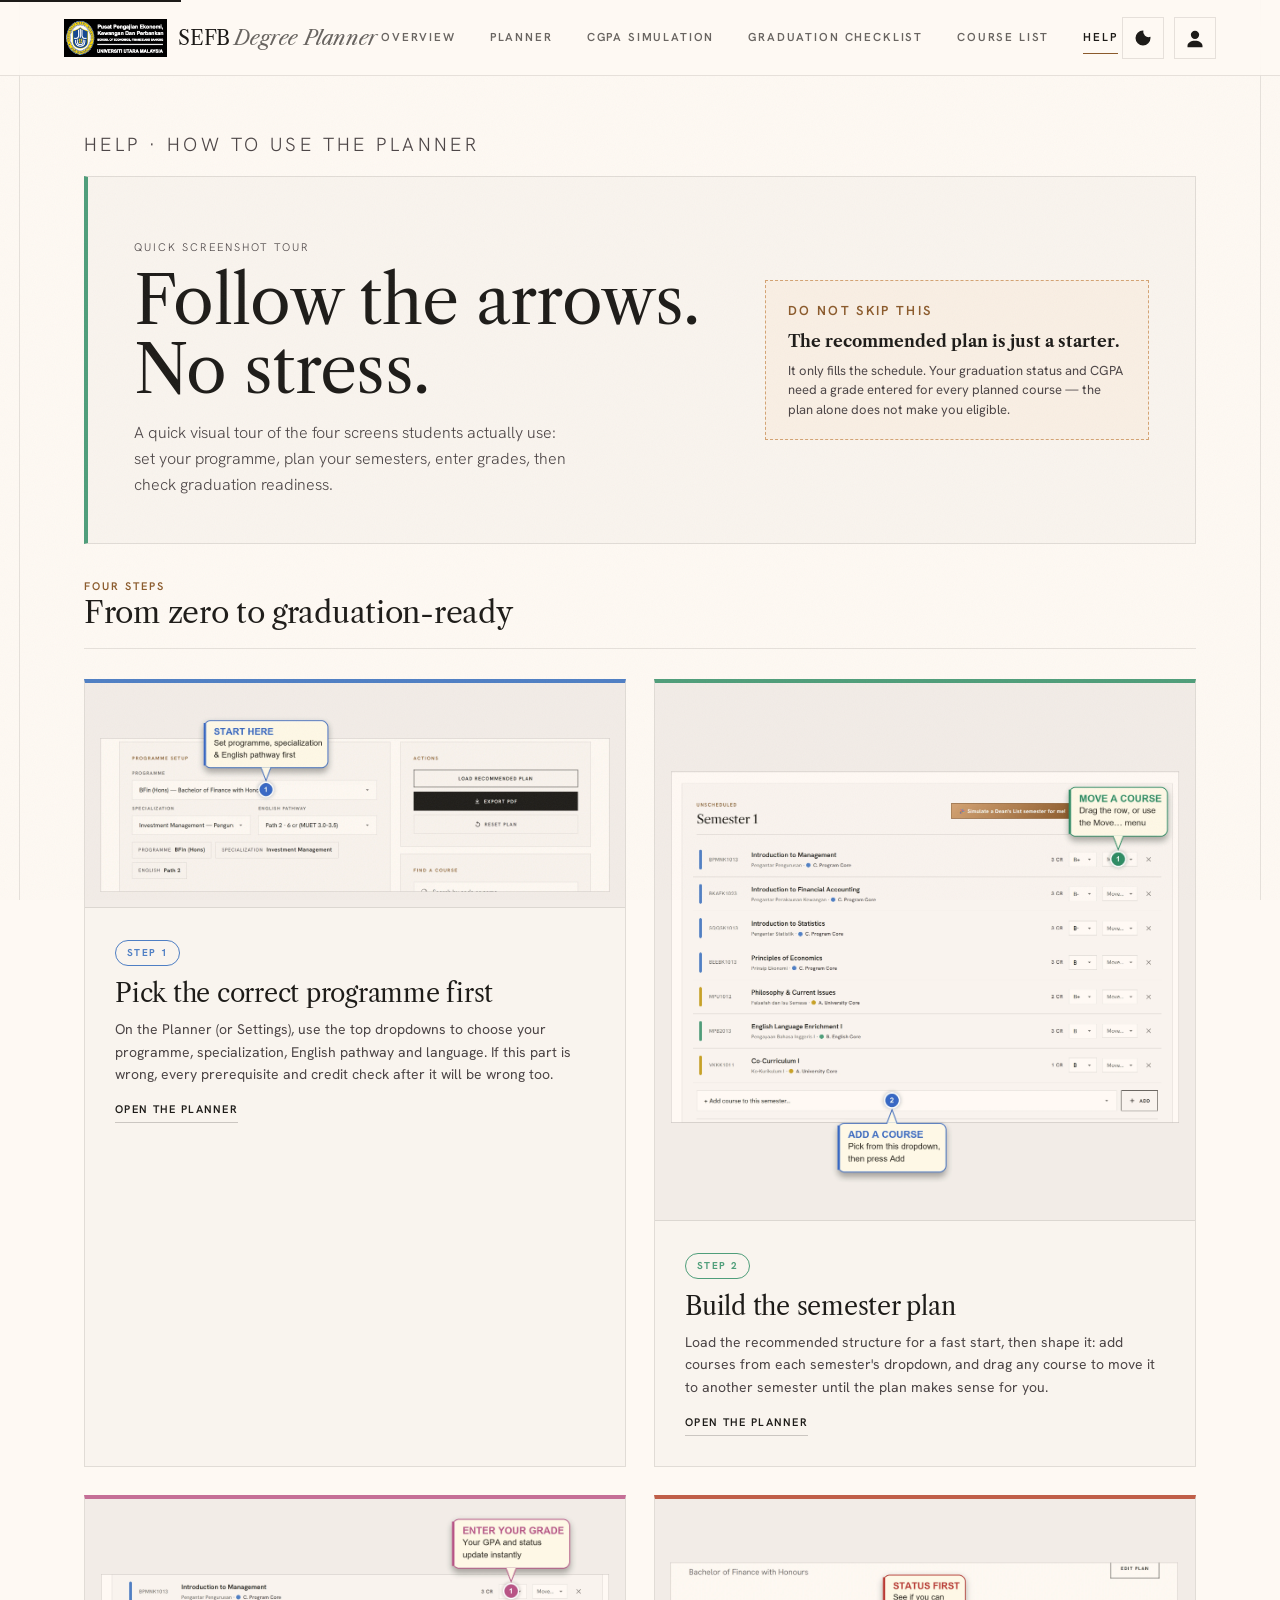
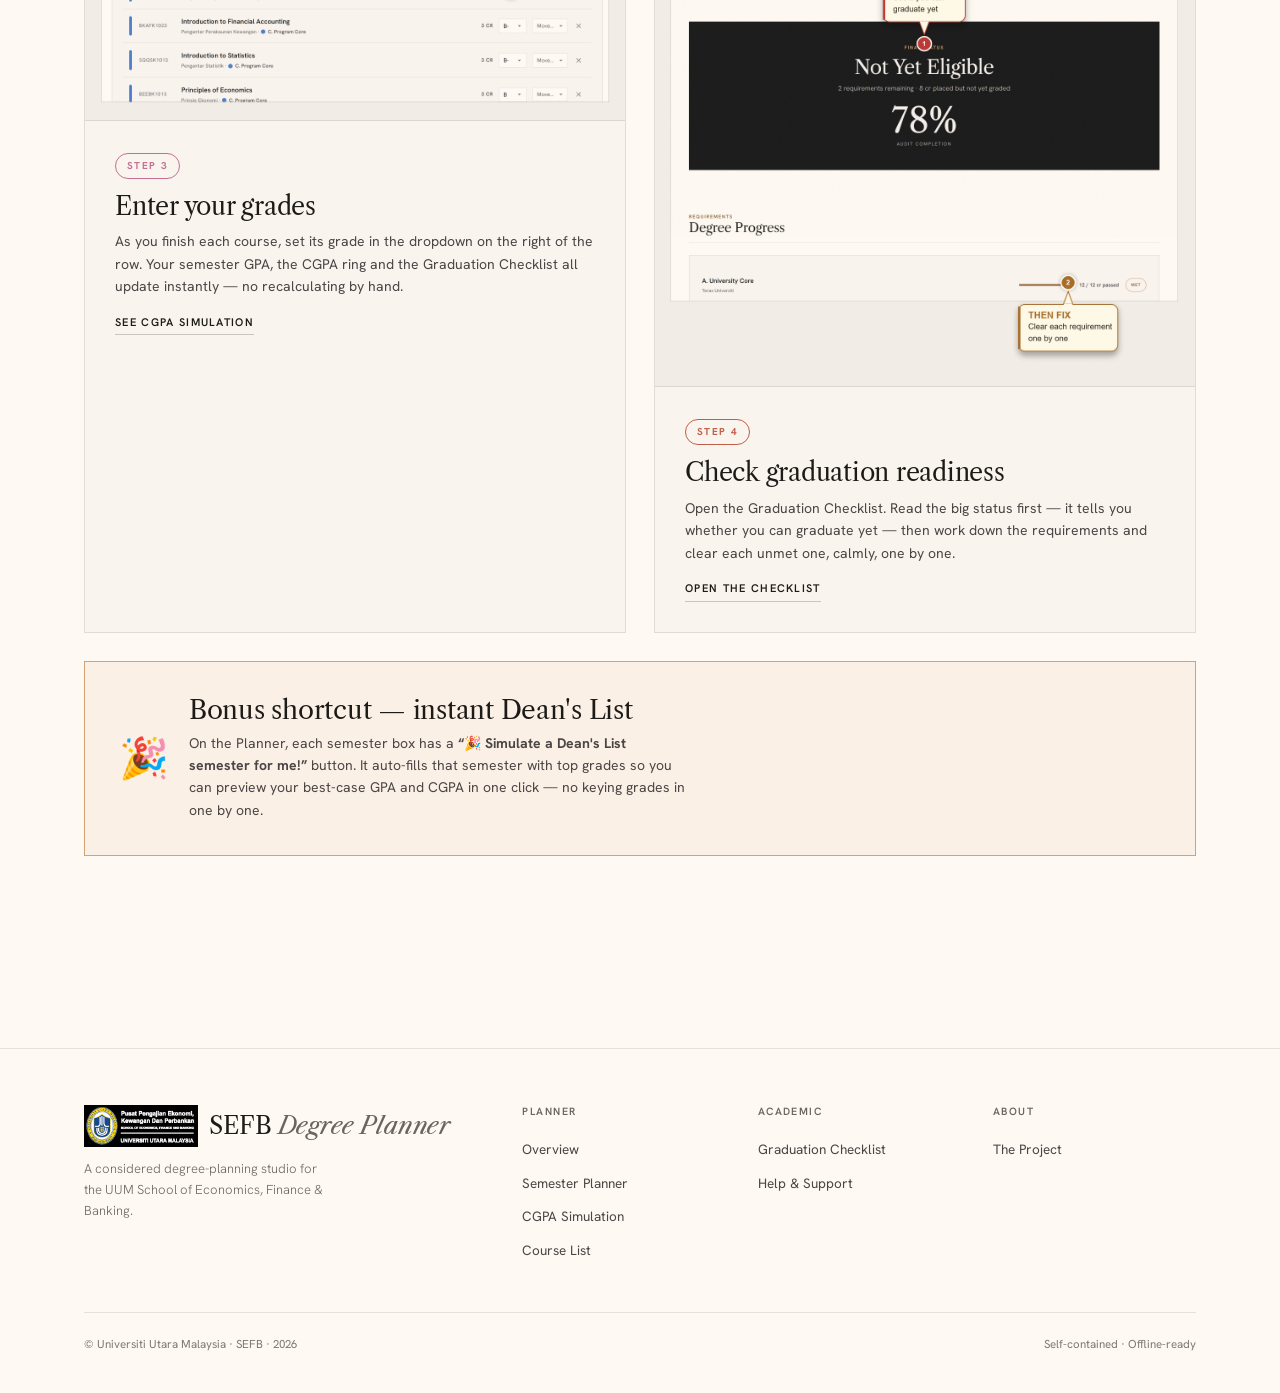
<file: help.html>
<!DOCTYPE html>
<html lang="en" class="light">
<head>
<meta charset="UTF-8">
<meta name="viewport" content="width=device-width, initial-scale=1.0">
<title>Help · How to Use the SEFB Degree Planner</title>
<meta name="description" content="A quick step-by-step screenshot tour of the SEFB Degree Planner for students.">
<link rel="stylesheet" href="css/watchhouse.css">
</head>
<body data-page="help" class="light-mode">
<a href="#main" class="skip-link">Skip to main content</a>

<header class="topbar">
  <div class="brand">
    <button class="icon-btn" id="menuBtn" aria-label="Open menu"><span data-icon="menu"></span></button>
    <a class="brand-lockup" href="index.html"><img class="brand-logo" src="images/sefb.png" alt="SEFB logo"><span class="brand-mark">SEFB <em>Degree&nbsp;Planner</em></span></a>
  </div>
  <nav class="topnav">
    <a data-nav="overview" href="index.html">Overview</a>
    <a data-nav="planner" href="planner.html">Planner</a>
    <a data-nav="analytics" href="analytics.html">CGPA Simulation</a>
    <a data-nav="audit" href="audit.html">Graduation Checklist</a>
    <a data-nav="courselist" href="courselist.html">Course List</a>
    <a data-nav="help" href="help.html">Help</a>
  </nav>
  <div class="topbar-actions">
    <button class="icon-btn" data-theme-toggle><span data-theme-ic></span></button>
    <a class="icon-btn" href="settings.html" aria-label="Profile"><span data-icon="person"></span></a>
  </div>
</header>

<nav class="drawer" id="mobileDrawer">
  <a data-nav="overview" href="index.html"><span data-icon="overview"></span>Overview</a>
  <a data-nav="planner" href="planner.html"><span data-icon="planner"></span>Planner</a>
  <a data-nav="analytics" href="analytics.html"><span data-icon="analytics"></span>CGPA Simulation</a>
  <a data-nav="audit" href="audit.html"><span data-icon="audit"></span>Graduation Checklist</a>
  <a data-nav="courselist" href="courselist.html"><span data-icon="courselist"></span>Course List</a>
  <a data-nav="help" href="help.html"><span data-icon="help"></span>Help</a>
</nav>

<main id="main">
<div class="wrap">

  <section class="page-hero" style="padding-bottom:8px">
    <div class="lead">
      <p class="eyebrow">Help · How to Use the Planner</p>
    </div>
  </section>

  <!-- HERO -->
  <section class="help-hero">
    <div class="lead">
      <p class="eyebrow">Quick Screenshot Tour</p>
      <h1>Follow the arrows. No stress.</h1>
      <p>A quick visual tour of the four screens students actually use: set your programme, plan your semesters, enter grades, then check graduation readiness.</p>
    </div>
    <div class="help-callout">
      <p class="eyebrow">Do not skip this</p>
      <b>The recommended plan is just a starter.</b>
      <p>It only fills the schedule. Your graduation status and CGPA need a grade entered for every planned course — the plan alone does not make you eligible.</p>
    </div>
  </section>

  <!-- STEP CARDS -->
  <section class="section" style="margin-top:34px">
    <div class="section-head">
      <div><p class="eyebrow">Four Steps</p><h2>From zero to graduation-ready</h2></div>
    </div>

    <div class="help-grid">

      <article class="help-step" style="--c:var(--cat-C)">
        <div class="help-shot"><img src="images/help-step1.webp?v=2" alt="Programme Setup dropdowns with a callout reading: start here — set programme, specialization and English pathway first" loading="lazy"></div>
        <div class="help-body">
          <span class="step-pill">Step 1</span>
          <h3>Pick the correct programme first</h3>
          <p>On the Planner (or Settings), use the top dropdowns to choose your programme, specialization, English pathway and language. If this part is wrong, every prerequisite and credit check after it will be wrong too.</p>
          <a class="linkbtn" href="planner.html">Open the Planner</a>
        </div>
      </article>

      <article class="help-step" style="--c:var(--cat-B)">
        <div class="help-shot"><img src="images/help-step2.webp?v=2" alt="Semester stack with callouts: drag any course to move it to another semester, and add courses from the dropdown" loading="lazy"></div>
        <div class="help-body">
          <span class="step-pill">Step 2</span>
          <h3>Build the semester plan</h3>
          <p>Load the recommended structure for a fast start, then shape it: add courses from each semester's dropdown, and drag any course to move it to another semester until the plan makes sense for you.</p>
          <a class="linkbtn" href="planner.html">Open the Planner</a>
        </div>
      </article>

      <article class="help-step" style="--c:var(--cat-D)">
        <div class="help-shot"><img src="images/help-step3.webp?v=2" alt="A course row with a callout pointing to the grade dropdown: enter your grade, GPA updates instantly" loading="lazy"></div>
        <div class="help-body">
          <span class="step-pill">Step 3</span>
          <h3>Enter your grades</h3>
          <p>As you finish each course, set its grade in the dropdown on the right of the row. Your semester GPA, the CGPA ring and the Graduation Checklist all update instantly — no recalculating by hand.</p>
          <a class="linkbtn" href="analytics.html">See CGPA Simulation</a>
        </div>
      </article>

      <article class="help-step" style="--c:var(--cat-G)">
        <div class="help-shot"><img src="images/help-step4.webp?v=2" alt="Graduation Checklist with callouts: check the status first, then clear each unmet requirement one by one" loading="lazy"></div>
        <div class="help-body">
          <span class="step-pill">Step 4</span>
          <h3>Check graduation readiness</h3>
          <p>Open the Graduation Checklist. Read the big status first — it tells you whether you can graduate yet — then work down the requirements and clear each unmet one, calmly, one by one.</p>
          <a class="linkbtn" href="audit.html">Open the Checklist</a>
        </div>
      </article>

    </div>

    <!-- BONUS TIP -->
    <div class="help-bonus">
      <span class="hb-emoji">🎉</span>
      <div>
        <h3>Bonus shortcut — instant Dean's List</h3>
        <p>On the Planner, each semester box has a <b>“🎉 Simulate a Dean's List semester for me!”</b> button. It auto-fills that semester with top grades so you can preview your best-case GPA and CGPA in one click — no keying grades in one by one.</p>
      </div>
    </div>
  </section>

</div>
</main>

<footer class="site-footer"><div class="wrap">
  <div class="footer-grid">
    <div class="footer-brand"><a class="brand-lockup" href="index.html"><img class="brand-logo" src="images/sefb.png" alt="SEFB logo"><span class="brand-mark">SEFB <em>Degree&nbsp;Planner</em></span></a><p>A considered degree-planning studio for the UUM School of Economics, Finance &amp; Banking.</p></div>
    <div class="footer-col"><h4>Planner</h4><a href="index.html">Overview</a><a href="planner.html">Semester Planner</a><a href="analytics.html">CGPA Simulation</a><a href="courselist.html">Course List</a></div>
    <div class="footer-col"><h4>Academic</h4><a href="audit.html">Graduation Checklist</a><a href="help.html">Help &amp; Support</a></div>
    <div class="footer-col"><h4>About</h4><a href="settings.html#about">The Project</a></div>
  </div>
  <div class="footer-base"><span>© Universiti Utara Malaysia · SEFB · 2026</span><span>Self-contained · Offline-ready</span></div>
</div></footer>

<nav class="bottomnav">
  <a data-nav="overview" href="index.html"><span data-icon="overview"></span>Overview</a>
  <a data-nav="planner" href="planner.html"><span data-icon="planner"></span>Planner</a>
  <a data-nav="analytics" href="analytics.html"><span data-icon="analytics"></span>CGPA Simulation</a>
  <a data-nav="audit" href="audit.html"><span data-icon="audit"></span>Graduation Checklist</a>
</nav>

<div class="modal-bg" id="modal" role="dialog" aria-modal="true"><div class="modal-card"><div class="modal-head" id="modalTitle"></div><div class="modal-body" id="modalBody"></div></div></div>
<div class="modal-bg" id="confirmDialog" role="dialog" aria-modal="true"><div class="modal-card confirm-card">
  <p id="confirmMsg"></p>
  <div class="confirm-actions"><button class="btn-ghost" onclick="confirmResolve(false)">Cancel</button><button class="btn-solid" onclick="confirmResolve(true)">Confirm</button></div>
</div></div>

<div class="edge l"></div><div class="edge r"></div>

<script src="js/data.js"></script>
<script src="js/core-engine.js"></script>
<script src="js/charts.js"></script>
<script src="js/ui.js"></script>
<script>
  loadState();
  initChrome();
</script>
</body>
</html>
</file>
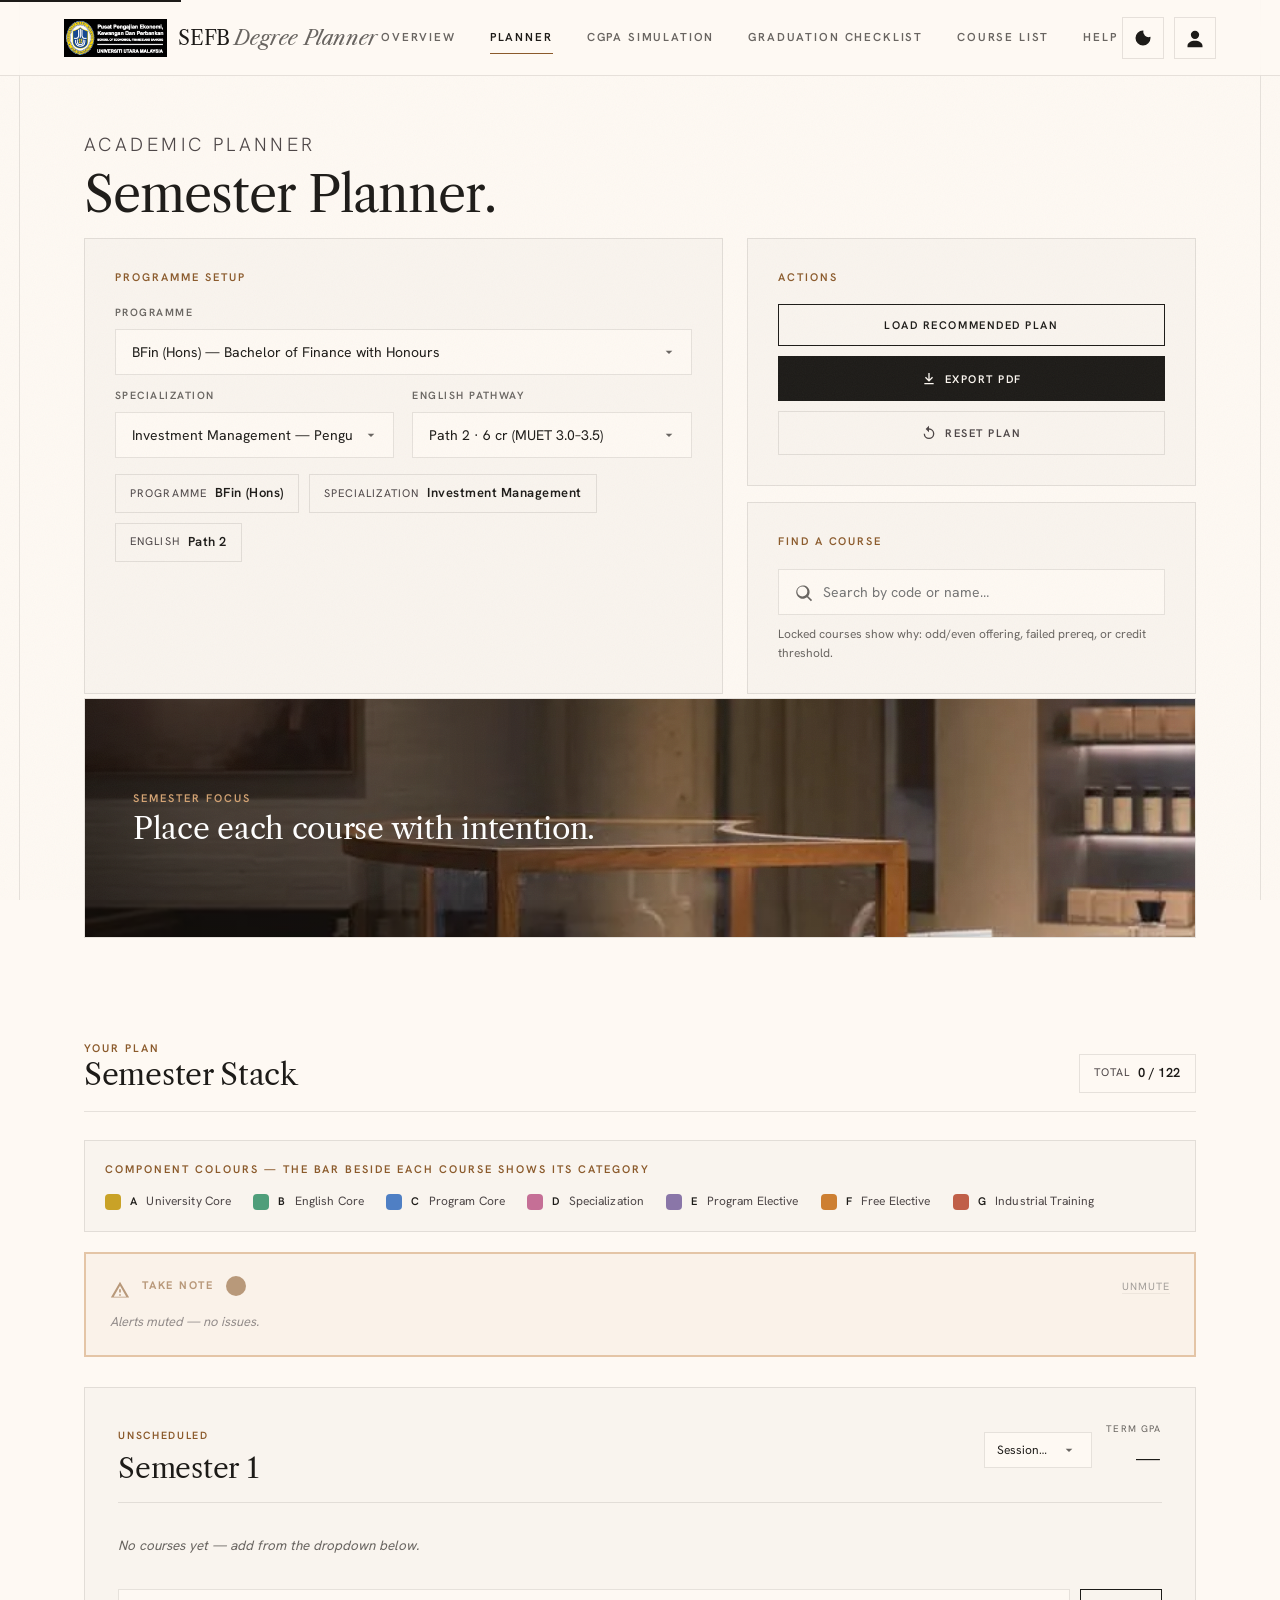
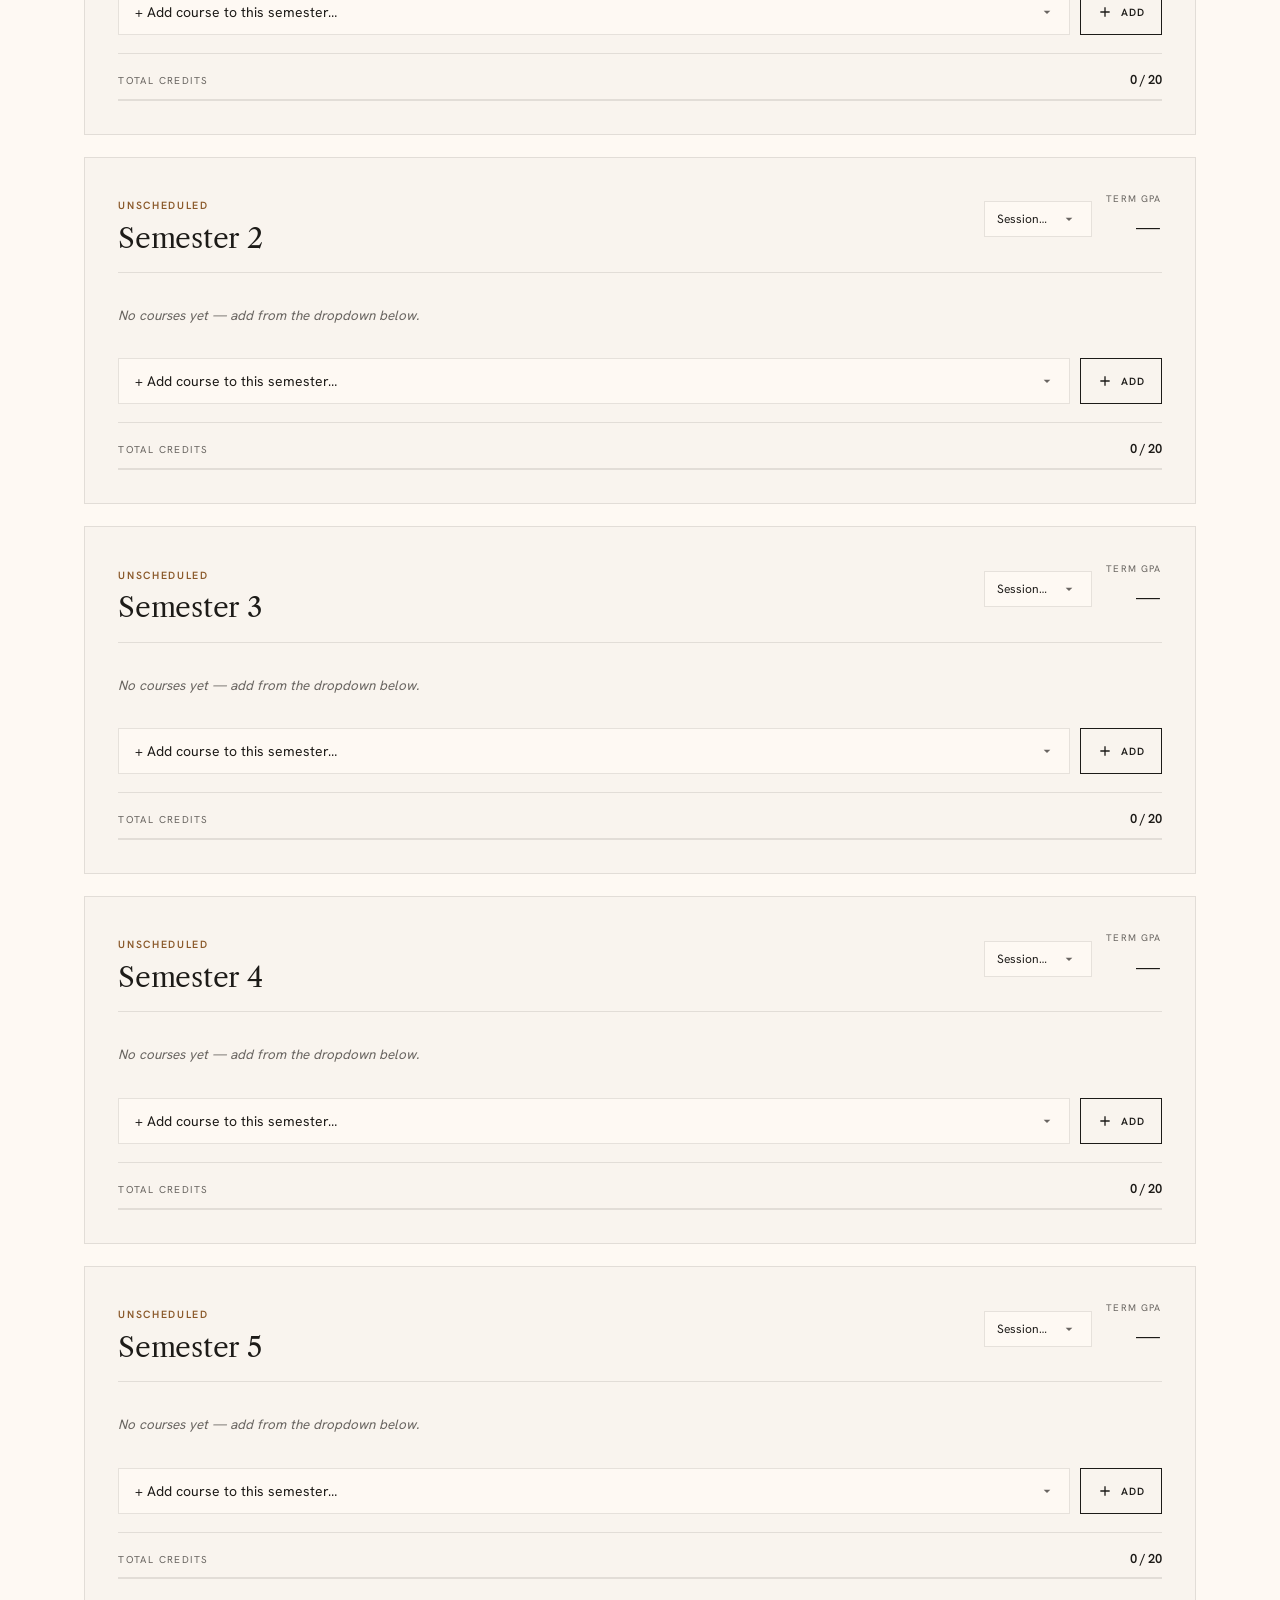
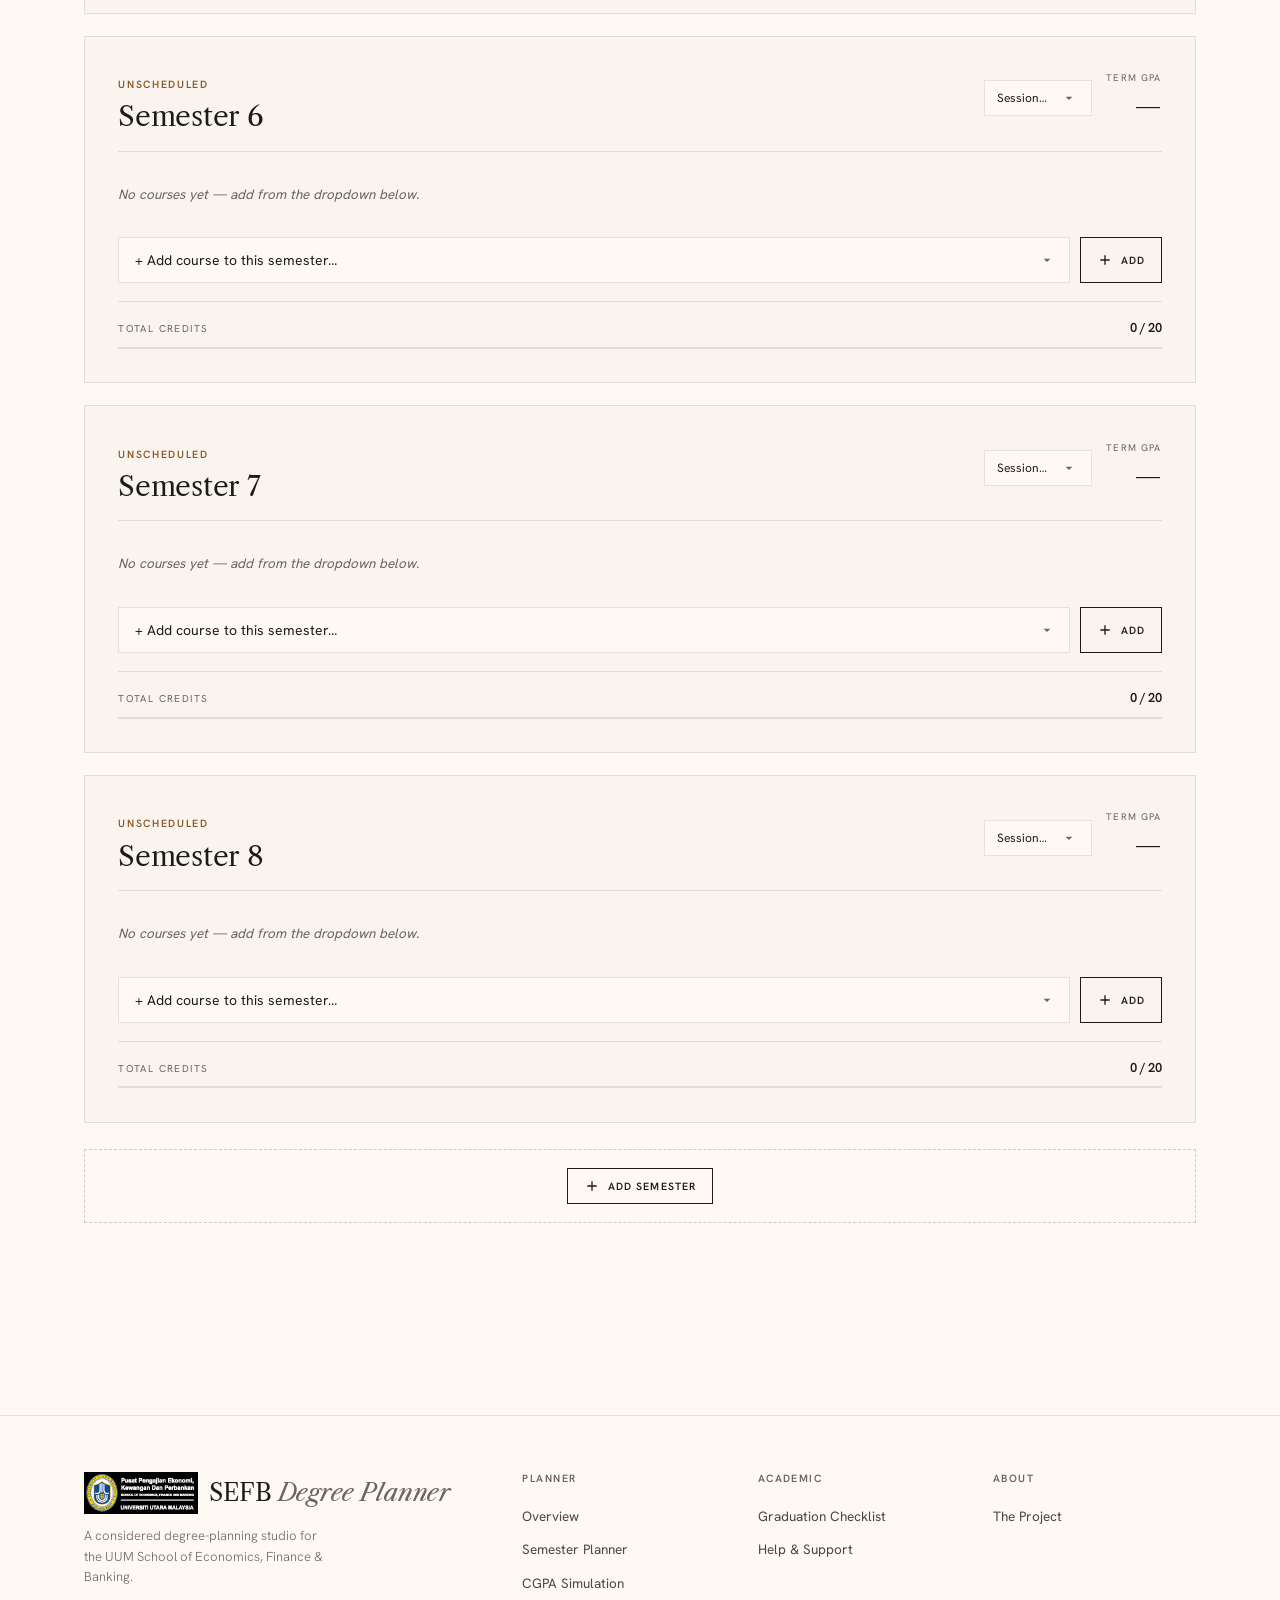
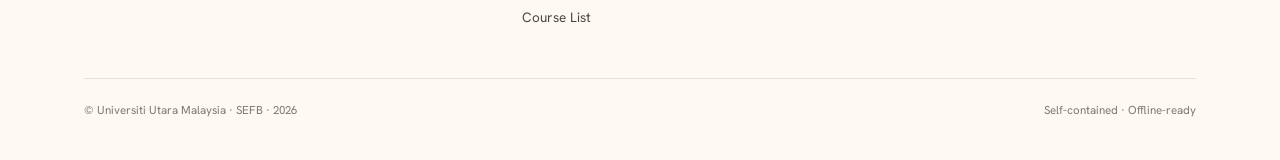
<file: planner.html>
<!DOCTYPE html>
<html lang="en" class="light">
<head>
<meta charset="UTF-8">
<meta name="viewport" content="width=device-width, initial-scale=1.0">
<title>Planner · SEFB Degree Planner</title>
<link rel="stylesheet" href="css/watchhouse.css">
</head>
<body data-page="planner" class="light-mode">
<a href="#main" class="skip-link">Skip to main content</a>

<header class="topbar">
  <div class="brand">
    <button class="icon-btn" id="menuBtn" aria-label="Open menu"><span data-icon="menu"></span></button>
    <a class="brand-lockup" href="index.html"><img class="brand-logo" src="images/sefb.png" alt="SEFB logo"><span class="brand-mark">SEFB <em>Degree&nbsp;Planner</em></span></a>
    
  </div>
  <nav class="topnav">
    <a data-nav="overview" href="index.html">Overview</a>
    <a data-nav="planner" href="planner.html">Planner</a>
    <a data-nav="analytics" href="analytics.html">CGPA Simulation</a>
    <a data-nav="audit" href="audit.html">Graduation Checklist</a>
    <a data-nav="courselist" href="courselist.html">Course List</a>
    <a data-nav="help" href="help.html">Help</a>
  </nav>
  <div class="topbar-actions">
    <button class="icon-btn" data-theme-toggle><span data-theme-ic></span></button>
    <a class="icon-btn" href="settings.html" aria-label="Profile"><span data-icon="person"></span></a>
  </div>
</header>

<nav class="drawer" id="mobileDrawer">
  <a data-nav="overview" href="index.html"><span data-icon="overview"></span>Overview</a>
  <a data-nav="planner" href="planner.html"><span data-icon="planner"></span>Planner</a>
  <a data-nav="analytics" href="analytics.html"><span data-icon="analytics"></span>CGPA Simulation</a>
  <a data-nav="audit" href="audit.html"><span data-icon="audit"></span>Graduation Checklist</a>
  <a data-nav="courselist" href="courselist.html"><span data-icon="courselist"></span>Course List</a>
  <a data-nav="help" href="help.html"><span data-icon="help"></span>Help</a>
</nav>

<main id="main">
<div class="wrap">

  <!-- SLIM HERO -->
  <section class="page-hero page-hero--slim">
    <div class="lead">
      <p class="eyebrow">Academic Planner</p>
      <h1>Semester Planner.</h1>
    </div>
  </section>

  <!-- TOP ROW: Programme Setup (left) + Actions + Search (right) -->
  <section class="section grid cols-12" style="margin-top:0">

    <!-- LEFT: Programme Setup -->
    <div class="span-7 panel">
      <p class="eyebrow card-eyebrow">Programme Setup</p>
      <div class="planner-setup-grid">
        <div class="field"><label class="field-label" for="programSelect">Programme</label><select id="programSelect"></select></div>
        <div class="field" id="trackField"><label class="field-label" for="trackSelect">Specialization</label><select id="trackSelect"></select></div>
        <div class="field" id="fieldField"><label class="field-label" for="fieldSelect">Field Elective</label><select id="fieldSelect"></select></div>
        <div class="field" id="pathField"><label class="field-label" for="pathSelect">English Pathway</label><select id="pathSelect"></select></div>
        <div class="field" id="langField"><label class="field-label" for="langSelect">Foreign Language</label><select id="langSelect"></select></div>
        <div class="field" id="langField2"><label class="field-label" for="langSelectSpecific">Language Family</label><select id="langSelectSpecific"></select></div>
      </div>
      <div class="context-bar" style="margin-top:16px;padding:0;background:none;border:none">
        <span class="chip">Programme <b id="ctxProgram">—</b></span>
        <span class="chip" id="ctxTrackField">Specialization <b id="ctxTrack">—</b></span>
        <span class="chip" id="ctxPathField">English <b id="ctxPath">—</b></span>
        <span class="chip" id="ctxLangField">Language <b id="ctxLang">—</b></span>
      </div>
    </div>

    <!-- RIGHT: Action buttons + Search -->
    <div class="span-5" style="display:flex;flex-direction:column;gap:16px">
      <!-- Action buttons -->
      <div class="panel">
        <p class="eyebrow card-eyebrow">Actions</p>
        <div style="display:flex;flex-direction:column;gap:10px;margin-top:14px">
          <button class="btn-outline" style="width:100%;justify-content:center" onclick="loadRecommended()">Load Recommended Plan</button>
          <button class="btn-solid" style="width:100%;justify-content:center" onclick="exportPDF()"><span data-icon="download"></span>Export PDF</button>
          <button class="btn-ghost danger" style="width:100%;justify-content:center" onclick="resetPlan()"><span data-icon="reset"></span>Reset Plan</button>
        </div>
      </div>
      <!-- Search -->
      <div class="panel">
        <p class="eyebrow card-eyebrow">Find a Course</p>
        <div class="search-box" style="margin-top:12px">
          <span class="search-ic" data-icon="search"></span>
          <input class="input" id="searchInput" type="search" placeholder="Search by code or name…" oninput="plannerSearch(this.value)" autocomplete="off" aria-label="Find a course" aria-describedby="searchHint">
          <div class="search-results" id="searchResults" role="listbox" aria-label="Course search results"></div>
        </div>
        <p class="muted" id="searchHint" style="font-size:12px;margin-top:10px">Locked courses show why: odd/even offering, failed prereq, or credit threshold.</p>
      </div>
    </div>

  </section>

  <div class="img-strip" style="margin-top:4px">
    <picture>
      <source srcset="images/focus-studio.webp" type="image/webp">
      <img src="images/focus-studio-opt.jpg" alt="Semester focus" loading="lazy">
    </picture>
    <div class="strip-cap">
      <p class="eyebrow">Semester Focus</p>
      <h3>Place each course with intention.</h3>
    </div>
  </div>

  <!-- SEMESTER STACK -->
  <section class="section">
    <div class="section-head">
      <div><p class="eyebrow">Your Plan</p><h2>Semester Stack</h2></div>
      <span class="chip">Total <b id="hsCredits">0 / 0</b></span>
    </div>
    <div class="panel" style="margin-bottom:20px;padding:clamp(14px,2vw,20px)">
      <p class="eyebrow" style="margin-bottom:0">Component Colours — the bar beside each course shows its category</p>
      <div class="cat-legend" id="catLegend"></div>
    </div>
    <!-- TAKE NOTE -->
    <div class="take-note" id="takeNotePanel">
      <div class="take-note-head">
        <span class="ic" style="color:var(--amber-deep)" data-icon="warn"></span>
        <span class="tn-title">Take Note</span>
        <span class="tn-count" id="takeNoteCount">0</span>
        <span class="spacer"></span>
        <button class="tn-mute" id="takeNoteMute" onclick="toggleAlertsMute()">Mute</button>
      </div>
      <div id="alerts"></div>
    </div>
    <div class="sem-stack" id="semesters"></div>
  </section>

</div>
</main>

<footer class="site-footer"><div class="wrap">
  <div class="footer-grid">
    <div class="footer-brand"><a class="brand-lockup" href="index.html"><img class="brand-logo" src="images/sefb.png" alt="SEFB logo"><span class="brand-mark">SEFB <em>Degree&nbsp;Planner</em></span></a><p>A considered degree-planning studio for the UUM School of Economics, Finance &amp; Banking.</p></div>
    <div class="footer-col"><h4>Planner</h4><a href="index.html">Overview</a><a href="planner.html">Semester Planner</a><a href="analytics.html">CGPA Simulation</a><a href="courselist.html">Course List</a></div>
    <div class="footer-col"><h4>Academic</h4><a href="audit.html">Graduation Checklist</a><a href="help.html">Help &amp; Support</a></div>
    <div class="footer-col"><h4>About</h4><a href="settings.html#about">The Project</a></div>
  </div>
  <div class="footer-base"><span>© Universiti Utara Malaysia · SEFB · 2026</span><span>Self-contained · Offline-ready</span></div>
</div></footer>

<nav class="bottomnav">
  <a data-nav="overview" href="index.html"><span data-icon="overview"></span>Overview</a>
  <a data-nav="planner" href="planner.html"><span data-icon="planner"></span>Planner</a>
  <a data-nav="analytics" href="analytics.html"><span data-icon="analytics"></span>CGPA Simulation</a>
  <a data-nav="audit" href="audit.html"><span data-icon="audit"></span>Graduation Checklist</a>
</nav>

<div class="modal-bg" id="modal" role="dialog" aria-modal="true"><div class="modal-card"><div class="modal-head" id="modalTitle"></div><div class="modal-body" id="modalBody"></div></div></div>
<div class="modal-bg" id="confirmDialog" role="dialog" aria-modal="true"><div class="modal-card confirm-card">
  <p id="confirmMsg"></p>
  <div class="confirm-actions"><button class="btn-ghost" onclick="confirmResolve(false)">Cancel</button><button class="btn-solid" onclick="confirmResolve(true)">Confirm</button></div>
</div></div>

<div class="edge l"></div><div class="edge r"></div>

<script src="js/data.js"></script>
<script src="js/core-engine.js"></script>
<script src="js/ui.js"></script>
<script src="js/planner.js"></script>
<script>
  loadState();
  initChrome();
  renderAll();
  document.addEventListener("click",e=>{ if(!e.target.closest(".search-box")) plannerSearch(""); });
</script>
</body>
</html>
</file>
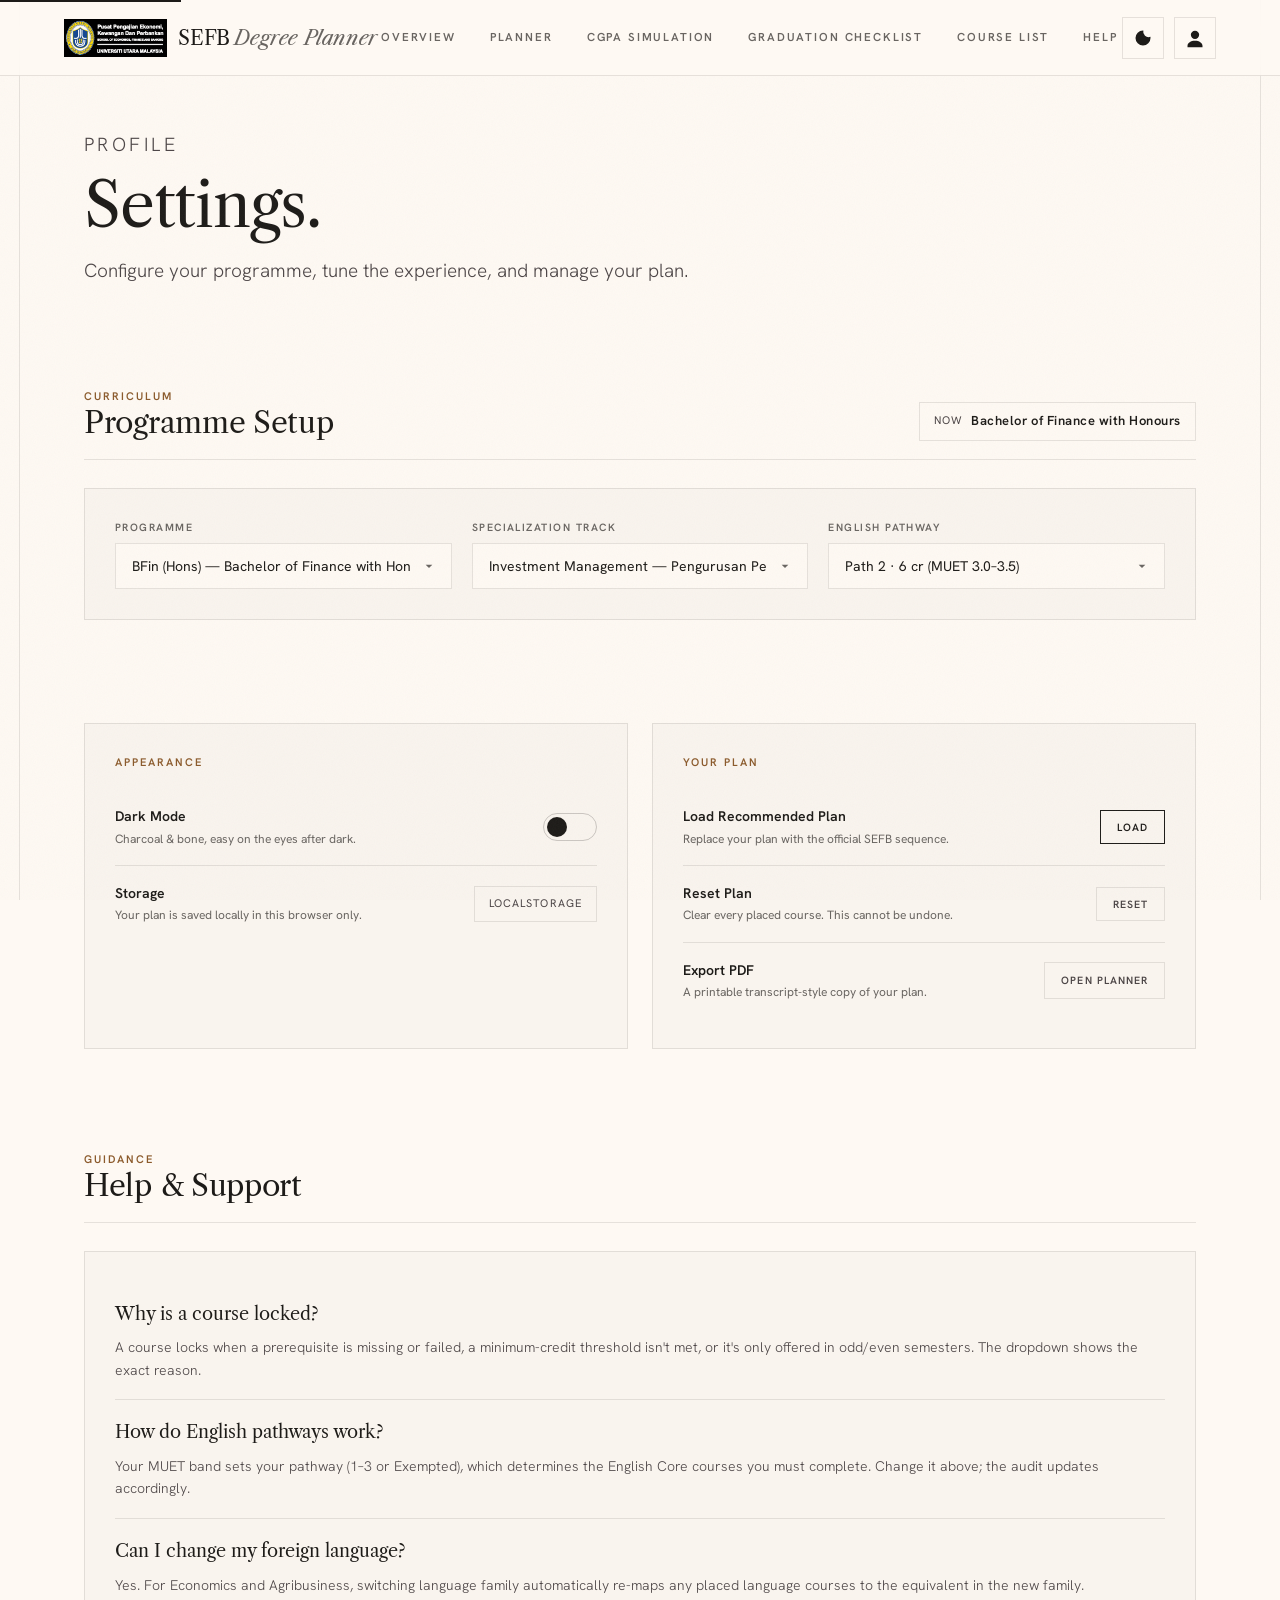
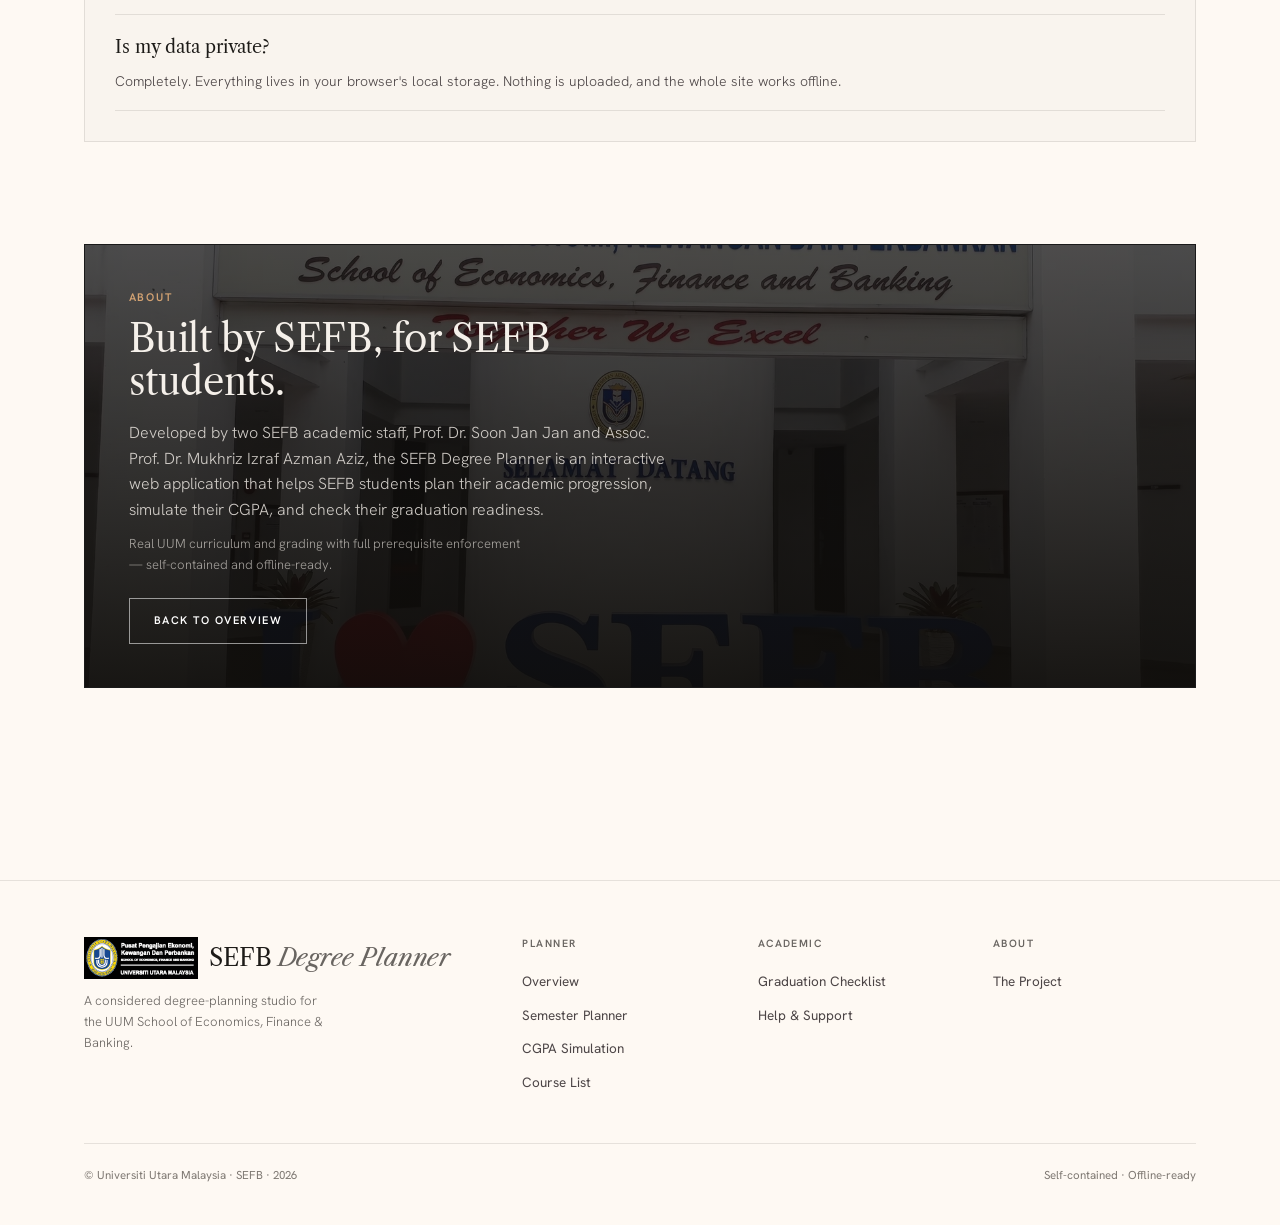
<file: settings.html>
<!DOCTYPE html>
<html lang="en" class="light">
<head>
<meta charset="UTF-8">
<meta name="viewport" content="width=device-width, initial-scale=1.0">
<title>Settings · SEFB Degree Planner</title>
<link rel="stylesheet" href="css/watchhouse.css">
</head>
<body data-page="settings" class="light-mode">
<a href="#main" class="skip-link">Skip to main content</a>

<header class="topbar">
  <div class="brand">
    <button class="icon-btn" id="menuBtn" aria-label="Open menu"><span data-icon="menu"></span></button>
    <a class="brand-lockup" href="index.html"><img class="brand-logo" src="images/sefb.png" alt="SEFB logo"><span class="brand-mark">SEFB <em>Degree&nbsp;Planner</em></span></a>
    
  </div>
  <nav class="topnav">
    <a data-nav="overview" href="index.html">Overview</a>
    <a data-nav="planner" href="planner.html">Planner</a>
    <a data-nav="analytics" href="analytics.html">CGPA Simulation</a>
    <a data-nav="audit" href="audit.html">Graduation Checklist</a>
    <a data-nav="courselist" href="courselist.html">Course List</a>
    <a data-nav="help" href="help.html">Help</a>
  </nav>
  <div class="topbar-actions">
    <button class="icon-btn" data-theme-toggle><span data-theme-ic></span></button>
    <a class="icon-btn" href="settings.html" aria-label="Profile"><span data-icon="person"></span></a>
  </div>
</header>

<nav class="drawer" id="mobileDrawer">
  <a data-nav="overview" href="index.html"><span data-icon="overview"></span>Overview</a>
  <a data-nav="planner" href="planner.html"><span data-icon="planner"></span>Planner</a>
  <a data-nav="analytics" href="analytics.html"><span data-icon="analytics"></span>CGPA Simulation</a>
  <a data-nav="audit" href="audit.html"><span data-icon="audit"></span>Graduation Checklist</a>
  <a data-nav="courselist" href="courselist.html"><span data-icon="courselist"></span>Course List</a>
  <a data-nav="help" href="help.html"><span data-icon="help"></span>Help</a>
</nav>

<main id="main">
<div class="wrap">

  <section class="page-hero">
    <div class="lead">
      <p class="eyebrow">Profile</p>
      <h1>Settings.</h1>
      <p>Configure your programme, tune the experience, and manage your plan.</p>
    </div>
  </section>

  <!-- PROGRAMME -->
  <section class="section">
    <div class="section-head"><div><p class="eyebrow">Curriculum</p><h2>Programme Setup</h2></div><span class="chip">Now <b data-program-name>—</b></span></div>
    <div class="panel">
      <div class="settings-grid">
        <div class="field"><label class="field-label" for="programSelect">Programme</label><select id="programSelect"></select></div>
        <div class="field" id="trackField"><label class="field-label" for="trackSelect">Specialization Track</label><select id="trackSelect"></select></div>
        <div class="field" id="fieldField"><label class="field-label" for="fieldSelect">Field Elective</label><select id="fieldSelect"></select></div>
        <div class="field" id="pathField"><label class="field-label" for="pathSelect">English Pathway</label><select id="pathSelect"></select></div>
        <div class="field" id="langField"><label class="field-label" for="langSelect">Foreign Language</label><select id="langSelect"></select></div>
        <div class="field" id="langField2"><label class="field-label" for="langSelectSpecific">Language Family</label><select id="langSelectSpecific"></select></div>
      </div>
    </div>
  </section>

  <!-- APPEARANCE + PLAN ACTIONS -->
  <section class="section grid cols-12">
    <div class="span-6 panel">
      <p class="eyebrow card-eyebrow">Appearance</p>
      <div class="toggle-row">
        <div><div class="tr-label">Dark Mode</div><div class="tr-sub">Charcoal &amp; bone, easy on the eyes after dark.</div></div>
        <button class="switch" data-theme-toggle aria-label="Toggle dark mode"></button>
      </div>
      <div class="toggle-row">
        <div><div class="tr-label">Storage</div><div class="tr-sub">Your plan is saved locally in this browser only.</div></div>
        <span class="chip">localStorage</span>
      </div>
    </div>
    <div class="span-6 panel">
      <p class="eyebrow card-eyebrow">Your Plan</p>
      <div class="toggle-row">
        <div><div class="tr-label">Load Recommended Plan</div><div class="tr-sub">Replace your plan with the official SEFB sequence.</div></div>
        <button class="btn-outline sm" onclick="loadRecommended()">Load</button>
      </div>
      <div class="toggle-row">
        <div><div class="tr-label">Reset Plan</div><div class="tr-sub">Clear every placed course. This cannot be undone.</div></div>
        <button class="btn-ghost sm danger" onclick="resetPlan()">Reset</button>
      </div>
      <div class="toggle-row">
        <div><div class="tr-label">Export PDF</div><div class="tr-sub">A printable transcript-style copy of your plan.</div></div>
        <a class="btn-ghost sm" href="planner.html">Open Planner</a>
      </div>
    </div>
  </section>

  <!-- HELP -->
  <section class="section" id="help">
    <div class="section-head"><div><p class="eyebrow">Guidance</p><h2>Help &amp; Support</h2></div></div>
    <div class="panel">
      <div class="faq-item"><div class="faq-q">Why is a course locked?</div><div class="faq-a">A course locks when a prerequisite is missing or failed, a minimum-credit threshold isn't met, or it's only offered in odd/even semesters. The dropdown shows the exact reason.</div></div>
      <div class="faq-item"><div class="faq-q">How do English pathways work?</div><div class="faq-a">Your MUET band sets your pathway (1–3 or Exempted), which determines the English Core courses you must complete. Change it above; the audit updates accordingly.</div></div>
      <div class="faq-item"><div class="faq-q">Can I change my foreign language?</div><div class="faq-a">Yes. For Economics and Agribusiness, switching language family automatically re-maps any placed language courses to the equivalent in the new family.</div></div>
      <div class="faq-item"><div class="faq-q">Is my data private?</div><div class="faq-a">Completely. Everything lives in your browser's local storage. Nothing is uploaded, and the whole site works offline.</div></div>
    </div>
  </section>

  <!-- ABOUT -->
  <section class="section" id="about">
    <div class="dark-card has-img">
      <picture>
        <source srcset="images/campus.webp" type="image/webp">
        <img src="images/campus-fallback.jpg" alt="SEFB UUM campus" loading="lazy">
      </picture>
      <div class="dc-body">
        <p class="eyebrow">About</p>
        <h2 style="font-size:clamp(26px,3.6vw,38px);margin-top:10px;max-width:18ch;color:var(--on-dark)">Built by SEFB, for SEFB students.</h2>
        <p style="color:rgba(245,240,234,.82);font-weight:300;margin-top:16px;max-width:60ch">Developed by two SEFB academic staff, Prof. Dr. Soon Jan Jan and Assoc. Prof. Dr. Mukhriz Izraf Azman Aziz, the SEFB Degree Planner is an interactive web application that helps SEFB students plan their academic progression, simulate their CGPA, and check their graduation readiness.</p>
        <p style="color:rgba(245,240,234,.62);font-weight:300;margin-top:12px;max-width:56ch;font-size:13px">Real UUM curriculum and grading with full prerequisite enforcement — self-contained and offline-ready.</p>
        <div style="display:flex;gap:12px;margin-top:22px;flex-wrap:wrap">
          <a class="btn-light" href="index.html">Back to Overview</a>
        </div>
      </div>
    </div>
  </section>

</div>
</main>

<footer class="site-footer"><div class="wrap">
  <div class="footer-grid">
    <div class="footer-brand"><a class="brand-lockup" href="index.html"><img class="brand-logo" src="images/sefb.png" alt="SEFB logo"><span class="brand-mark">SEFB <em>Degree&nbsp;Planner</em></span></a><p>A considered degree-planning studio for the UUM School of Economics, Finance &amp; Banking.</p></div>
    <div class="footer-col"><h4>Planner</h4><a href="index.html">Overview</a><a href="planner.html">Semester Planner</a><a href="analytics.html">CGPA Simulation</a><a href="courselist.html">Course List</a></div>
    <div class="footer-col"><h4>Academic</h4><a href="audit.html">Graduation Checklist</a><a href="help.html">Help &amp; Support</a></div>
    <div class="footer-col"><h4>About</h4><a href="settings.html#about">The Project</a></div>
  </div>
  <div class="footer-base"><span>© Universiti Utara Malaysia · SEFB · 2026</span><span>Self-contained · Offline-ready</span></div>
</div></footer>

<nav class="bottomnav">
  <a data-nav="overview" href="index.html"><span data-icon="overview"></span>Overview</a>
  <a data-nav="planner" href="planner.html"><span data-icon="planner"></span>Planner</a>
  <a data-nav="analytics" href="analytics.html"><span data-icon="analytics"></span>CGPA Simulation</a>
  <a data-nav="audit" href="audit.html"><span data-icon="audit"></span>Graduation Checklist</a>
</nav>

<div class="modal-bg" id="modal" role="dialog" aria-modal="true"><div class="modal-card"><div class="modal-head" id="modalTitle"></div><div class="modal-body" id="modalBody"></div></div></div>
<div class="modal-bg" id="confirmDialog" role="dialog" aria-modal="true"><div class="modal-card confirm-card">
  <p id="confirmMsg"></p>
  <div class="confirm-actions"><button class="btn-ghost" onclick="confirmResolve(false)">Cancel</button><button class="btn-solid" onclick="confirmResolve(true)">Confirm</button></div>
</div></div>

<div class="edge l"></div><div class="edge r"></div>

<script src="js/data.js"></script>
<script src="js/core-engine.js"></script>
<script src="js/ui.js"></script>
<script>
  loadState();
  initChrome();
  renderAll();
</script>
</body>
</html>
</file>
<file: css/watchhouse.css>
/* ============================================================================
   watchhouse.css — SEFB Degree Planner · "Modern Coffee" editorial design system
   Self-contained: self-hosted fonts (./fonts), inline-SVG icons, no CDN.
   Aesthetic per modern_coffee_narrative/DESIGN.md — bone & charcoal, sharp
   corners, 1px blueprint borders, no drop shadows, Libre Caslon + Hanken Grotesk.
============================================================================ */

/* ─────────────────────── SELF-HOSTED FONTS ─────────────────────── */
@font-face{font-family:'Libre Caslon Text';src:url('../fonts/libre-caslon-text-400.woff2') format('woff2');font-weight:400;font-style:normal;font-display:swap}
@font-face{font-family:'Libre Caslon Text';src:url('../fonts/libre-caslon-text-400-italic.woff2') format('woff2');font-weight:400;font-style:italic;font-display:swap}
@font-face{font-family:'Libre Caslon Text';src:url('../fonts/libre-caslon-text-700.woff2') format('woff2');font-weight:700;font-style:normal;font-display:swap}
@font-face{font-family:'Hanken Grotesk';src:url('../fonts/hanken-grotesk-300.woff2') format('woff2');font-weight:300;font-style:normal;font-display:swap}
@font-face{font-family:'Hanken Grotesk';src:url('../fonts/hanken-grotesk-400.woff2') format('woff2');font-weight:400;font-style:normal;font-display:swap}
@font-face{font-family:'Hanken Grotesk';src:url('../fonts/hanken-grotesk-600.woff2') format('woff2');font-weight:600;font-style:normal;font-display:swap}
@font-face{font-family:'Hanken Grotesk';src:url('../fonts/hanken-grotesk-700.woff2') format('woff2');font-weight:700;font-style:normal;font-display:swap}

/* ─────────────────────── TOKENS ─────────────────────── */
:root{
  --font-display:'Libre Caslon Text',Georgia,'Times New Roman',serif;
  --font-body:'Hanken Grotesk',system-ui,-apple-system,'Segoe UI',Roboto,sans-serif;

  --surface:#fef9f3;
  --surface-low:#f8f3ed;
  --surface-2:#f2ede7;
  --bone:#f9f4ee;
  --ink:#1d1b18;
  --sub:#4c4546;
  --warm:#696561;
  --faint:#7e7872;
  --line:rgba(105,101,97,.16);
  --line-strong:rgba(105,101,97,.32);
  --amber:#d4a373;
  --amber-deep:#8b5a2b;
  --charcoal:#1a1a1a;
  --cream:#f8f2de;
  --error:#ba1a1a;
  --on-dark:#f5f0ea;

  --container:1240px;
  --gutter:24px;
  --margin:clamp(20px,5vw,64px);
  --topbar-h:76px;
  --radius:0px;
  --pill:999px;
  --ease:cubic-bezier(.2,.7,.2,1);

  /* Subject-category palette (A–H) — shared by course bars, dots and legend */
  --cat-A:#c9a227;  /* University Core */
  --cat-B:#4f9e7a;  /* English Core */
  --cat-C:#4f7fc4;  /* Program Core */
  --cat-D:#c56f96;  /* Specialization */
  --cat-E:#8a76a8;  /* Programme Elective */
  --cat-F:#cd7f32;  /* Free Elective */
  --cat-G:#c05f48;  /* Industrial Training */
  --cat-H:#3f9aa6;  /* Industrial Training (alt) */
}
body.dark-mode{
  --surface:#16140f;
  --surface-low:#1c1a15;
  --surface-2:#211e18;
  --bone:#211e18;
  --ink:#f5f0ea;
  --sub:#cfc9c0;
  --warm:#a8a299;
  --faint:#7e7872;
  --line:rgba(245,240,234,.12);
  --line-strong:rgba(245,240,234,.24);
  --charcoal:#0e0d0a;
  --on-dark:#f5f0ea;
  /* brighter category palette for charcoal/dark surfaces */
  --cat-A:#e0b73a;--cat-B:#6cbd97;--cat-C:#6f9fda;--cat-D:#dd8bb0;
  --cat-E:#a896c4;--cat-F:#e0954a;--cat-G:#d97a64;--cat-H:#5bb6c2;
}

/* ─────────────────────── RESET / BASE ─────────────────────── */
*{margin:0;padding:0;box-sizing:border-box}
html{scroll-behavior:smooth}
body{
  font-family:var(--font-body);
  background:var(--surface);
  color:var(--ink);
  font-size:16px;line-height:1.6;font-weight:400;
  -webkit-font-smoothing:antialiased;text-rendering:optimizeLegibility;
  min-height:100vh;
  transition:background .4s var(--ease),color .4s var(--ease);
}
::selection{background:rgba(212,163,115,.3)}
a{color:inherit;text-decoration:none}
button{font-family:inherit;cursor:pointer;background:none;border:none;color:inherit}
input,select,textarea{font-family:inherit;font-size:inherit;color:inherit}
img{max-width:100%;display:block}
picture{display:contents}
.ic{width:1.25em;height:1.25em;fill:currentColor;flex:none;vertical-align:middle}

/* Global focus-visible for keyboard navigation */
:focus-visible{outline:2px solid var(--amber-deep);outline-offset:2px}

/* ─────────────────────── EDITORIAL POLISH (motion · texture · depth) ─────────────────────── */
/* subtle paper grain — adds 'crafted' texture without hurting legibility */
body::before{content:"";position:fixed;inset:0;z-index:6;pointer-events:none;opacity:.04;
  background-image:url("data:image/svg+xml,%3Csvg xmlns='http://www.w3.org/2000/svg' width='160' height='160'%3E%3Cfilter id='n'%3E%3CfeTurbulence type='fractalNoise' baseFrequency='0.9' numOctaves='2' stitchTiles='stitch'/%3E%3C/filter%3E%3Crect width='100%25' height='100%25' filter='url(%23n)'/%3E%3C/svg%3E");background-size:160px 160px}
body.dark-mode::before{opacity:.06}

/* refined custom scrollbar */
*{scrollbar-width:thin;scrollbar-color:var(--line-strong) transparent}
::-webkit-scrollbar{width:11px;height:11px}
::-webkit-scrollbar-track{background:transparent}
::-webkit-scrollbar-thumb{background:var(--line-strong);border:3px solid var(--surface);border-radius:99px}
::-webkit-scrollbar-thumb:hover{background:var(--warm)}

/* scroll-reveal — class added by JS to below-fold blocks (no FOUC, respects reduced-motion) */
.reveal{opacity:0;transform:translateY(26px)}
.reveal.reveal-in{opacity:1;transform:none;transition:opacity .75s var(--ease),transform .75s var(--ease)}
@media(prefers-reduced-motion:reduce){.reveal,.reveal.reveal-in{opacity:1!important;transform:none!important;transition:none!important}}

/* gentle hover lift on key cards */
.bone-card,.panel,.help-step{transition:border-color .3s var(--ease),transform .35s var(--ease),box-shadow .35s var(--ease)}
.bone-card:hover,.panel:hover,.help-step:hover{transform:translateY(-2px);box-shadow:0 16px 36px -22px rgba(20,16,10,.30)}
body.dark-mode .bone-card:hover,body.dark-mode .panel:hover,body.dark-mode .help-step:hover{box-shadow:0 16px 36px -18px rgba(0,0,0,.55)}

/* Skip to main content link */
.skip-link{position:absolute;top:-40px;left:0;background:var(--ink);color:var(--surface);padding:8px 16px;z-index:1000;text-decoration:none}
.skip-link:focus{top:0}

h1,h2,h3,h4{font-family:var(--font-display);font-weight:400;line-height:1.15;letter-spacing:-.01em}
.serif{font-family:var(--font-display)}
.eyebrow{font-size:11px;font-weight:600;letter-spacing:.18em;text-transform:uppercase;color:var(--amber-deep)}
.eyebrow.muted{color:var(--warm)}
.muted{color:var(--warm)}

/* ─────────────────────── LAYOUT ─────────────────────── */
.wrap{max-width:var(--container);margin:0 auto;padding:0 var(--margin)}
main{padding-top:calc(var(--topbar-h) + 40px);padding-bottom:96px;min-height:80vh}
.section{margin-top:clamp(48px,8vw,104px)}
.section:first-child{margin-top:0}
.section-head{display:flex;justify-content:space-between;align-items:flex-end;gap:24px;flex-wrap:wrap;margin-bottom:28px;padding-bottom:18px;border-bottom:1px solid var(--line)}
.section-head h2{font-size:clamp(22px,3vw,30px)}
.grid{display:grid;gap:var(--gutter)}
.cols-2{grid-template-columns:repeat(2,1fr)}
.cols-3{grid-template-columns:repeat(3,1fr)}
.cols-12{grid-template-columns:repeat(12,1fr)}
.span-8{grid-column:span 8}.span-7{grid-column:span 7}.span-6{grid-column:span 6}
.span-5{grid-column:span 5}.span-4{grid-column:span 4}.span-12{grid-column:span 12}

/* ─────────────────────── TOP APP BAR ─────────────────────── */
.topbar{
  position:fixed;top:0;left:0;width:100%;height:var(--topbar-h);z-index:60;
  display:flex;align-items:center;justify-content:space-between;
  padding:0 var(--margin);
  background:color-mix(in srgb,var(--surface) 82%,transparent);
  backdrop-filter:blur(14px);-webkit-backdrop-filter:blur(14px);
  border-bottom:1px solid var(--line);
}
.brand{display:flex;align-items:center;gap:14px}
.brand-mark{font-family:var(--font-display);font-size:24px;letter-spacing:-.02em;color:var(--ink)}
.brand-sub{font-size:10px;letter-spacing:.2em;text-transform:uppercase;color:var(--warm);border-left:1px solid var(--line);padding-left:12px}
.topnav{display:flex;align-items:center;gap:34px}
.topnav a{position:relative;font-size:11.5px;font-weight:600;letter-spacing:.16em;text-transform:uppercase;color:var(--warm);transition:color .3s}
.topnav a:hover{color:var(--ink)}
.topnav a.active{color:var(--ink)}
.topnav a::after{content:'';position:absolute;left:0;bottom:-7px;height:1px;width:0;background:var(--amber-deep);transition:width .3s var(--ease)}
.topnav a:hover::after,.topnav a.active::after{width:100%}
.topbar-actions{display:flex;align-items:center;gap:10px}
.icon-btn{width:42px;height:42px;display:grid;place-items:center;border:1px solid var(--line);color:var(--ink);transition:.25s var(--ease)}
.icon-btn:hover{border-color:var(--ink);color:var(--amber-deep)}
.icon-btn .ic{width:20px;height:20px}
.avatar{width:42px;height:42px;border:1px solid var(--line);overflow:hidden;background:var(--surface-2)}
.avatar img{width:100%;height:100%;object-fit:cover}
#menuBtn{display:none}

/* mobile drawer */
.drawer{position:fixed;inset:var(--topbar-h) 0 0 0;z-index:55;background:var(--surface);
  transform:translateX(-100%);transition:transform .35s var(--ease);padding:28px var(--margin);
  display:flex;flex-direction:column;gap:6px;border-right:1px solid var(--line)}
body.drawer-open .drawer{transform:translateX(0)}
.drawer a{display:flex;align-items:center;gap:14px;padding:16px 4px;font-size:14px;font-weight:600;
  letter-spacing:.1em;text-transform:uppercase;color:var(--warm);border-bottom:1px solid var(--line)}
.drawer a.active{color:var(--ink)}
.drawer a .ic{width:20px;height:20px;color:var(--amber-deep)}

/* ─────────────────────── BOTTOM NAV (mobile) ─────────────────────── */
.bottomnav{display:none}

/* ─────────────────────── PAGE HERO ─────────────────────── */
.page-hero{display:flex;justify-content:space-between;align-items:flex-end;gap:32px;flex-wrap:wrap;margin-bottom:8px}
.page-hero .lead{max-width:640px}
.page-hero h1{font-size:clamp(38px,6vw,62px);letter-spacing:-.02em;margin-top:10px}
.page-hero p{color:var(--sub);font-size:clamp(16px,2vw,19px);font-weight:300;margin-top:14px;max-width:60ch}
.hero-actions{display:flex;gap:12px;flex-wrap:wrap}
/* slim variant — planner page: heading only, no subtext, tighter bottom margin */
.page-hero--slim{margin-bottom:0;padding-bottom:14px}
.page-hero--slim h1{font-size:clamp(30px,4.6vw,50px);margin-top:6px}
/* 2-col setup grid inside left panel */
.planner-setup-grid{display:grid;grid-template-columns:1fr 1fr;gap:12px 18px;margin-top:14px}
.planner-setup-grid .field:first-child{grid-column:1/-1}  /* Programme full width */

/* context chips */
.context-bar{display:flex;flex-wrap:wrap;gap:10px;margin-top:22px}
.chip{display:inline-flex;align-items:center;gap:8px;border:1px solid var(--line);padding:8px 14px;font-size:11px;letter-spacing:.1em;text-transform:uppercase;color:var(--sub)}
.chip b{font-weight:600;color:var(--ink);letter-spacing:.04em;text-transform:none;font-size:13px}

/* ─────────────────────── BUTTONS ─────────────────────── */
.btn-outline,.btn-solid,.btn-ghost{
  display:inline-flex;align-items:center;justify-content:center;gap:8px;
  padding:13px 24px;font-size:11px;font-weight:600;letter-spacing:.14em;text-transform:uppercase;
  border:1px solid var(--ink);transition:.28s var(--ease);white-space:nowrap}
.btn-outline{color:var(--ink);background:transparent}
.btn-outline:hover{background:var(--ink);color:var(--surface)}
.btn-solid{background:var(--ink);color:var(--surface);border-color:var(--ink)}
.btn-solid:hover{background:var(--amber-deep);border-color:var(--amber-deep);color:#fff}
.btn-ghost{border-color:var(--line);color:var(--sub)}
.btn-ghost:hover{border-color:var(--ink);color:var(--ink)}
.btn-ghost.danger:hover{border-color:var(--error);color:var(--error)}
.btn-outline.sm,.btn-solid.sm,.btn-ghost.sm{padding:9px 16px;font-size:10.5px;letter-spacing:.1em}
.btn-outline .ic,.btn-solid .ic,.btn-ghost .ic{width:16px;height:16px}
.btn-outline:focus-visible,.btn-solid:focus-visible,.btn-ghost:focus-visible,.icon-btn:focus-visible{outline:2px solid var(--amber-deep);outline-offset:2px}
.linkbtn{font-size:11px;font-weight:600;letter-spacing:.12em;text-transform:uppercase;color:var(--ink);
  border-bottom:1px solid var(--line-strong);padding-bottom:3px;transition:border-color .3s}
.linkbtn:hover{border-color:var(--amber-deep);color:var(--amber-deep)}
.linkbtn:focus-visible{outline:2px solid var(--amber-deep);outline-offset:2px}
/* playful "Simulate a Dean's List semester" button — stands out, wraps freely */
.btn-deans{display:flex;align-items:center;justify-content:center;gap:8px;text-align:center;
  padding:13px 18px;font-size:12px;font-weight:700;letter-spacing:.06em;line-height:1.35;white-space:normal;
  color:#fff;background:linear-gradient(135deg,var(--amber) 0%,var(--amber-deep) 100%);
  border:1px solid var(--amber-deep);transition:.28s var(--ease)}
.btn-deans:hover{filter:brightness(1.06);transform:translateY(-1px)}
.btn-deans:active{transform:translateY(0)}
.btn-deans:focus-visible{outline:2px solid var(--ink);outline-offset:2px}

/* ─────────────────────── CARDS / PANELS ─────────────────────── */
.bone-card{background:var(--bone);border:1px solid var(--line);padding:clamp(22px,3vw,40px)}
.panel{background:var(--bone);border:1px solid var(--line);padding:clamp(20px,2.4vw,30px)}
.panel-flat{border:1px solid var(--line);padding:clamp(20px,2.4vw,30px)}
.dark-card{background:var(--charcoal);color:var(--on-dark);border:1px solid var(--charcoal);padding:clamp(26px,3.4vw,44px);position:relative;overflow:hidden}
.dark-card .eyebrow{color:var(--amber)}
.dark-card h2,.dark-card h3{color:var(--on-dark)}
.card-title{font-size:20px;margin-bottom:4px}
.card-eyebrow{margin-bottom:18px}

/* ─────────────────────── STAT CARDS ─────────────────────── */
.stat-row{display:grid;grid-template-columns:repeat(auto-fit,minmax(140px,1fr));gap:clamp(12px,2vw,18px)}
.stat-card{border:1px solid var(--line);padding:clamp(14px,2.2vw,22px) clamp(16px,2.4vw,24px);background:var(--bone)}
.stat-card .v{font-family:var(--font-display);font-size:34px;line-height:1}
.stat-card .l{font-size:10.5px;letter-spacing:.14em;text-transform:uppercase;color:var(--warm);margin-top:8px}

/* ─────────────────────── CLASSIFICATION / RING ─────────────────────── */
.ring-wrap{display:flex;flex-direction:column;align-items:center;text-align:center}
#cgpaRingCanvas{width:100%;max-width:clamp(260px,45vw,340px);aspect-ratio:1/1;height:auto}
#cgpaRingClass{font-family:var(--font-display);font-size:clamp(24px,3vw,32px);margin-top:6px}
#cgpaRingMotiv{font-size:12px;letter-spacing:.06em;color:var(--warm);margin-top:6px}
[data-tier="first"]{color:var(--amber-deep)}
[data-tier="fail"]{color:var(--error)}
.standing{text-align:center;max-width:520px;margin:0 auto}
.standing h2{font-size:clamp(34px,5vw,52px);line-height:1.05;margin-top:12px}
.standing #standingClass{display:block}
.standing p{color:var(--sub);font-weight:300;margin-top:18px;font-size:17px}
.prog-line{font-size:12.5px;color:var(--warm);margin-top:16px;letter-spacing:.02em}
.prog-line b{color:var(--ink);font-weight:600}
.prog-line a{color:var(--amber-deep);border-bottom:1px solid var(--line-strong)}
.prog-line a:hover{border-color:var(--amber-deep)}
.class-legend{display:grid;grid-template-columns:1fr 1fr;gap:9px 18px;margin-top:22px;width:100%;max-width:340px;
  border:1px solid var(--line);padding:14px 18px;background:var(--surface)}
.cl-item{display:inline-flex;align-items:center;gap:9px;font-size:12px;font-weight:600;color:var(--sub);text-align:left}
.cl-dot{width:11px;height:11px;border-radius:50%;background:var(--d,var(--warm));flex:none}
#deansListBadge{display:inline-flex;align-items:center;gap:8px;margin-top:14px;border:1px solid var(--amber);
  color:var(--amber-deep);padding:7px 14px;border-radius:var(--pill);font-size:11px;font-weight:600;letter-spacing:.12em;text-transform:uppercase}

/* ─────────────────────── PROGRESS BARS ─────────────────────── */
.overall-head{display:flex;align-items:baseline;gap:16px;flex-wrap:wrap;margin-bottom:6px}
#overallCredits{font-family:var(--font-display);font-size:26px}
#overallPct{font-size:11px;font-weight:600;letter-spacing:.12em;text-transform:uppercase;color:var(--amber-deep);
  border:1px solid var(--amber);padding:4px 10px;border-radius:var(--pill)}
.overall-track{height:2px;background:var(--line);margin:14px 0 4px}
.overall-track #overallBar{height:100%;background:var(--amber-deep);transition:width .6s var(--ease)}
.progress-row{padding:16px 0;border-bottom:1px solid var(--line)}
.progress-row:last-child{border-bottom:none}
.progress-row-head{display:flex;justify-content:space-between;align-items:baseline;margin-bottom:9px}
.pr-label{font-size:11px;font-weight:600;letter-spacing:.1em;text-transform:uppercase;color:var(--sub)}
.pr-val{font-size:13px;font-weight:600;color:var(--ink);font-variant-numeric:tabular-nums}
.progress-track{height:2px;background:var(--line);position:relative}
.progress-fill{height:100%;background:var(--ink);transition:width .6s var(--ease)}
.progress-fill.is-planned{background:var(--sub);opacity:.35;position:absolute;top:0;transition:width .6s var(--ease)}
.progress-row.is-done .progress-fill{background:var(--amber-deep)}
.progress-row.is-done .pr-val{color:var(--amber-deep)}
.pr-inprog{font-size:10px;font-weight:500;color:var(--sub);margin-left:4px;font-style:italic}

/* ─────────────────────── BADGES ─────────────────────── */
.badge-grid{display:grid;grid-template-columns:repeat(auto-fill,minmax(140px,1fr));gap:clamp(12px,2vw,18px)}
.badge{display:flex;flex-direction:column;gap:clamp(10px,1.5vw,14px);border:1px solid var(--line);padding:clamp(14px,2vw,22px)}
.badge-ic{width:clamp(28px,4vw,34px);height:clamp(28px,4vw,34px);display:grid;place-items:center;color:var(--warm)}
.badge-ic .ic{width:clamp(20px,3vw,26px);height:clamp(20px,3vw,26px)}
.badge-label{font-size:11px;font-weight:600;letter-spacing:.1em;text-transform:uppercase;color:var(--sub)}
.badge.is-gold{border-color:var(--amber)}
.badge.is-gold .badge-ic{color:var(--amber-deep)}
.badge.is-gold .badge-label{color:var(--ink)}

/* ─────────────────────── FORM CONTROLS ─────────────────────── */
.field{display:flex;flex-direction:column;gap:8px}
.field-label{font-size:10.5px;font-weight:600;letter-spacing:.14em;text-transform:uppercase;color:var(--warm)}
select,.input{
  width:100%;padding:13px 16px;border:1px solid var(--line);background:var(--surface);color:var(--ink);
  font-size:14px;border-radius:0;appearance:none;-webkit-appearance:none;transition:border-color .25s}
select{background-image:url("data:image/svg+xml;utf8,<svg xmlns='http://www.w3.org/2000/svg' width='16' height='16' viewBox='0 0 24 24' fill='%23696561'><path d='M7 10l5 5 5-5z'/></svg>");
  background-repeat:no-repeat;background-position:right 14px center;padding-right:40px}
select:focus,.input:focus{border-color:var(--ink)}
select:focus-visible,.input:focus-visible{outline:2px solid var(--amber-deep);outline-offset:2px}
.search-box{position:relative}
.search-box .input{padding-left:44px}
.search-box .search-ic{position:absolute;left:16px;top:50%;transform:translateY(-50%);color:var(--warm)}
.search-results{position:absolute;top:calc(100% + 6px);left:0;right:0;z-index:20;background:var(--surface);
  border:1px solid var(--line);display:none}
.search-results.open{display:block}
.search-hit{display:flex;align-items:center;gap:12px;padding:11px 16px;border-bottom:1px solid var(--line)}
.search-hit:last-child{border-bottom:none}
.sh-code{font-size:11px;letter-spacing:.06em;color:var(--warm);min-width:74px}
.sh-name{flex:1;font-size:13px}
.sh-cr{font-size:11px;color:var(--amber-deep)}
.search-empty{padding:14px 16px;color:var(--warm);font-size:13px}

/* ─────────────────────── TAKE NOTE (alerts) ─────────────────────── */
.take-note{border:2px solid var(--amber);background:color-mix(in srgb,var(--amber) 12%,var(--surface));
  padding:clamp(16px,2.2vw,22px) clamp(18px,2.4vw,24px);margin-bottom:24px}
.take-note.muted{opacity:.6}
.alert-clear{font-size:13px;color:var(--sub);padding-top:2px}
.muted-msg{font-style:italic}
.take-note-head{display:flex;align-items:center;gap:12px;margin-bottom:14px}
.take-note-head .tn-title{font-size:11px;font-weight:700;letter-spacing:.16em;text-transform:uppercase;color:var(--amber-deep)}
.tn-count{background:var(--amber-deep);color:#fff;font-size:11px;font-weight:700;min-width:20px;height:20px;
  border-radius:var(--pill);display:inline-grid;place-items:center;padding:0 6px}
.take-note-head .spacer{flex:1}
.tn-mute{font-size:10.5px;letter-spacing:.1em;text-transform:uppercase;color:var(--warm);border-bottom:1px solid var(--line)}
.alert{display:flex;align-items:center;gap:12px;padding:clamp(8px,1.2vw,12px) 0;border-top:1px solid var(--line)}
.alert-msg{flex:1;font-size:13.5px;color:var(--ink)}
.alert.is-bad .alert-msg{color:var(--error)}
.alert-x{width:24px;height:24px;display:grid;place-items:center;color:var(--warm)}
.alert-x:hover{color:var(--ink)}
.alert-x .ic{width:16px;height:16px}

/* ─────────────────────── SEMESTER CARDS ─────────────────────── */
.sem-stack{display:flex;flex-direction:column;gap:22px;margin-top:30px}
.sem-card{background:var(--bone);border:1px solid var(--line);padding:clamp(20px,2.6vw,34px);transition:border-color .4s}
.sem-card.is-current{border-color:var(--amber)}
.sem-card.is-extra{background:repeating-linear-gradient(135deg,var(--bone),var(--bone) 12px,var(--surface-low) 12px,var(--surface-low) 24px)}
.sem-card.drop-target{border-color:var(--ink);box-shadow:inset 0 0 0 1px var(--ink)}
.sem-head{display:flex;justify-content:space-between;align-items:flex-start;gap:18px;flex-wrap:wrap;
  padding-bottom:18px;margin-bottom:18px;border-bottom:1px solid var(--line)}
.sem-eyebrow{font-size:10.5px;font-weight:600;letter-spacing:.16em;text-transform:uppercase;color:var(--amber-deep)}
.sem-title{font-size:clamp(22px,3vw,28px);margin-top:5px;display:flex;align-items:center;gap:12px}
.sem-now{font-family:var(--font-body);font-size:10px;font-weight:600;letter-spacing:.12em;text-transform:uppercase;
  color:var(--amber-deep);border:1px solid var(--amber);padding:3px 9px;border-radius:var(--pill)}
.sem-head-right{display:flex;align-items:center;gap:14px;flex-wrap:wrap;justify-content:flex-end}
.sem-head-deans{white-space:nowrap;padding:9px 16px;font-size:11.5px;letter-spacing:.04em}
.deans-short{display:none}
.sem-session{width:auto;min-width:108px;padding:9px 34px 9px 12px;font-size:12px}
.sem-gpa{text-align:right}
.sem-gpa-lbl{display:block;font-size:9.5px;letter-spacing:.14em;text-transform:uppercase;color:var(--warm)}
.sem-gpa-val{font-family:var(--font-display);font-size:26px}
.sem-courses{display:flex;flex-direction:column}
.sem-empty{color:var(--warm);font-size:13.5px;font-style:italic;padding:14px 0}

.course-row{display:flex;align-items:center;gap:clamp(12px,2vw,16px);padding:clamp(10px,1.5vw,16px) clamp(8px,1.5vw,14px);margin:0 clamp(-8px,-1.5vw,-12px);border-bottom:1px solid var(--line);
  position:relative;cursor:grab;transition:background .25s}
.course-row:hover{background:var(--surface-low)}
.course-row.dragging{opacity:.45}
.course-row.is-locked{background:color-mix(in srgb,var(--error) 7%,transparent)}
.course-cat{width:6px;align-self:stretch;background:var(--warm);flex:none;border-radius:3px}
.cat-A .course-cat{background:var(--cat-A)}.cat-B .course-cat{background:var(--cat-B)}.cat-C .course-cat{background:var(--cat-C)}
.cat-D .course-cat{background:var(--cat-D)}.cat-E .course-cat{background:var(--cat-E)}.cat-F .course-cat{background:var(--cat-F)}
.cat-G .course-cat{background:var(--cat-G)}.cat-H .course-cat{background:var(--cat-H)}
/* colored dot + category name in the course meta line */
.cat-dot{display:inline-block;width:10px;height:10px;border-radius:50%;vertical-align:middle;margin-right:6px;background:var(--c,var(--warm));position:relative;top:-1px}
.cat-name{font-weight:600;color:var(--sub)}
.course-code{font-size:11px;letter-spacing:.05em;color:var(--warm);min-width:80px;flex:none;font-variant-numeric:tabular-nums}
.course-body{flex:1;min-width:0}
.course-name{font-size:15px;font-weight:600;color:var(--ink);display:flex;align-items:center;gap:8px;flex-wrap:wrap}
.lock-pill{font-size:9px;font-weight:600;letter-spacing:.1em;text-transform:uppercase;color:var(--error);
  border:1px solid var(--error);padding:2px 7px;border-radius:var(--pill)}
.lock-pill.warn{color:var(--amber-deep);border-color:var(--amber)}
.course-meta{font-size:11px;color:var(--warm);margin-top:3px;letter-spacing:.02em}
.course-tail{display:flex;align-items:center;gap:12px;flex:none}
.course-cr{font-size:11px;font-weight:600;letter-spacing:.08em;text-transform:uppercase;color:var(--sub);min-width:42px;text-align:right}
.grade-sel{width:64px;padding:7px 24px 7px 10px;font-size:13px;background-position:right 8px center}
.move-sel{width:80px;padding:7px 22px 7px 10px;font-size:12px;background-position:right 6px center;color:var(--warm)}
.row-x{width:28px;height:28px;display:grid;place-items:center;color:var(--faint);transition:color .2s}
.row-x:hover{color:var(--error)}
.row-x .ic{width:16px;height:16px}

/* ─────────────────────── CATEGORY LEGEND ─────────────────────── */
.cat-legend{display:flex;flex-wrap:wrap;gap:10px 22px;margin-top:14px}
.cat-legend-item{display:inline-flex;align-items:center;gap:9px;font-size:12px;color:var(--sub);letter-spacing:.01em}
.cat-legend-item .cat-swatch{width:16px;height:16px;border-radius:4px;flex:none;background:var(--c,var(--warm))}
.cat-legend-item b{font-weight:600;color:var(--ink);font-size:11px;letter-spacing:.04em}

.sem-add{display:flex;gap:10px;margin-top:18px}
.sem-add select{flex:1}
.sem-foot{margin-top:18px;padding-top:16px;border-top:1px solid var(--line)}
.sem-foot-row{display:flex;justify-content:space-between;align-items:baseline;margin-bottom:8px}
.sem-foot-lbl{font-size:10px;letter-spacing:.14em;text-transform:uppercase;color:var(--warm)}
.sem-foot-val{font-size:13px;font-weight:600;font-variant-numeric:tabular-nums}
.sem-foot-val.warn{color:var(--amber-deep)}.sem-foot-val.bad{color:var(--error)}.sem-foot-val.ok{color:var(--ink)}
.sem-foot-track{height:2px;background:var(--line)}
.sem-foot-fill{height:100%;background:var(--ink);transition:width .4s var(--ease)}
.sem-foot-fill.warn{background:var(--amber-deep)}.sem-foot-fill.bad{background:var(--error)}
.sem-extra-ctrl{display:flex;gap:12px;justify-content:center;padding:18px;border:1px dashed var(--line-strong);margin-top:4px}

/* ─────────────────────── DEGREE AUDIT ─────────────────────── */
.audit-status{padding:clamp(28px,4vw,52px);text-align:center}
.audit-status .eyebrow{color:var(--amber)}
#auditStatusTitle{font-size:clamp(30px,4.5vw,46px);margin:12px 0 10px}
#auditStatusSub{color:rgba(245,240,234,.78);font-weight:300;font-size:16px}
.audit-status[data-ok="1"] #auditCompletionPct{color:var(--amber)}
.audit-completion{font-family:var(--font-display);font-size:clamp(48px,8vw,82px);line-height:1;margin-top:22px;color:var(--on-dark)}
.audit-completion-l{font-size:11px;letter-spacing:.16em;text-transform:uppercase;color:rgba(245,240,234,.6);margin-top:6px}
.audit-row{display:flex;justify-content:space-between;align-items:center;gap:18px;flex-wrap:wrap;
  padding:18px 0;border-bottom:1px solid var(--line)}
.audit-row:last-child{border-bottom:none}
.audit-row-label{font-size:15px;font-weight:600}
.audit-row-sub{font-size:11px;color:var(--warm);margin-top:3px}
.audit-row-meta{display:flex;align-items:center;gap:16px}
.audit-track{width:clamp(80px,15vw,120px);height:4px;background:var(--line);position:relative;border-radius:2px;overflow:hidden}
.audit-fill{position:absolute;top:0;left:0;height:100%;background:var(--ink);transition:width .5s ease}
.audit-fill.is-planned{background:var(--faint);opacity:.6}
.audit-row.is-ok .audit-fill:not(.is-planned){background:var(--amber-deep)}
.audit-val{font-size:12px;font-weight:600;color:var(--sub);min-width:100px;text-align:right;font-variant-numeric:tabular-nums}
.audit-tag{font-size:10px;font-weight:600;letter-spacing:.1em;text-transform:uppercase;padding:clamp(4px,0.6vw,7px) clamp(8px,1.2vw,12px);border-radius:var(--pill);
  border:1px solid var(--line);color:var(--warm);min-width:auto;white-space:nowrap;text-align:center}
.audit-row.is-ok .audit-tag{border-color:var(--amber);color:var(--amber-deep)}
.audit-row.is-pending-grade .audit-tag{border-color:var(--faint);color:var(--faint);font-style:italic}

/* advisor / notes */
.advisor{display:flex;align-items:center;gap:16px}
.advisor-av{width:52px;height:52px;border:1px solid var(--line);display:grid;place-items:center;color:var(--warm);background:var(--surface-2)}
.advisor-name{font-family:var(--font-display);font-size:18px}
.advisor-role{font-size:11px;letter-spacing:.1em;text-transform:uppercase;color:var(--warm);margin-top:2px}
.notes-list{list-style:none}
.notes-list li{padding:11px 0 11px 22px;position:relative;font-size:14px;color:var(--sub);border-bottom:1px solid var(--line)}
.notes-list li:last-child{border-bottom:none}
.notes-list li::before{content:'';position:absolute;left:0;top:18px;width:8px;height:1px;background:var(--amber-deep)}

/* ─────────────────────── TABLES ─────────────────────── */
.data-table{width:100%;border-collapse:collapse}
.data-table th{text-align:left;font-size:10px;font-weight:600;letter-spacing:.12em;text-transform:uppercase;
  color:var(--warm);padding:10px 12px;border-bottom:1px solid var(--line-strong)}
.data-table td{padding:12px;border-bottom:1px solid var(--line);font-size:14px}
.data-table td.num{text-align:right;font-variant-numeric:tabular-nums;font-weight:600}
.data-table th:nth-child(n+2),.data-table td:nth-child(n+2){text-align:right}
.data-table tr.is-deans td{color:var(--amber-deep)}
.data-table td.empty{text-align:center;color:var(--warm);font-style:italic;padding:22px}
.sparkline{width:120px;height:34px}

/* ─────────────────────── CALCULATORS ─────────────────────── */
.calc-row{display:grid;grid-template-columns:96px 1fr 32px;gap:10px;align-items:center;margin-bottom:10px}
.calc-cr{display:flex;align-items:center;border:1px solid var(--line);padding:0 12px;background:var(--surface)}
.calc-cr input{width:100%;border:none;background:none;padding:12px 0;text-align:center;font-weight:600}
.calc-cr input:focus-visible{outline:2px solid var(--amber-deep);outline-offset:2px}
.calc-cr span{font-size:11px;color:var(--warm);text-transform:uppercase;letter-spacing:.06em}
.calc-result{display:flex;flex-direction:column;align-items:flex-start;gap:4px;border-top:1px solid var(--line-strong);margin-top:18px;padding-top:18px}
.calc-result .big{font-family:var(--font-display);font-size:56px;line-height:1}
.calc-result .meta{font-size:12px;color:var(--warm);letter-spacing:.04em}
.res-status,[id$="CalcStatus"]{font-size:11px;font-weight:600;letter-spacing:.12em;text-transform:uppercase;color:var(--warm)}
[id$="CalcStatus"][data-tier="first"]{color:var(--amber-deep)}
[id$="CalcStatus"][data-tier="fail"]{color:var(--error)}
.prior-grid{display:grid;grid-template-columns:1fr 1fr;gap:12px;margin-bottom:16px}

/* ─────────────────────── SETTINGS ─────────────────────── */
.settings-grid{display:grid;grid-template-columns:repeat(auto-fit,minmax(240px,1fr));gap:20px}
.toggle-row{display:flex;justify-content:space-between;align-items:center;gap:16px;padding:16px 0;border-bottom:1px solid var(--line)}
.toggle-row:last-child{border-bottom:none}
.toggle-row .tr-label{font-size:14px;font-weight:600}
.toggle-row .tr-sub{font-size:12px;color:var(--warm);margin-top:2px}
.switch{width:54px;height:28px;border:1px solid var(--line-strong);border-radius:var(--pill);position:relative;transition:.3s;flex:none}
.switch::after{content:'';position:absolute;top:3px;left:3px;width:20px;height:20px;border-radius:50%;background:var(--ink);transition:.3s var(--ease)}
body.dark-mode .switch{background:var(--amber-deep);border-color:var(--amber-deep)}
body.dark-mode .switch::after{transform:translateX(26px);background:#fff}

/* faq */
.faq-item{border-bottom:1px solid var(--line);padding:18px 0}
.faq-q{font-family:var(--font-display);font-size:18px;margin-bottom:8px}
.faq-a{color:var(--sub);font-size:14px;font-weight:300}

/* ─────────────────────── MODAL / CONFIRM / TOAST ─────────────────────── */
.modal-bg{position:fixed;inset:0;z-index:80;background:rgba(20,18,15,.5);backdrop-filter:blur(4px);
  display:none;align-items:center;justify-content:center;padding:24px}
.modal-bg.active{display:flex}
.modal-card{background:var(--surface);border:1px solid var(--line-strong);max-width:680px;width:100%;
  max-height:86vh;overflow:auto}
.modal-head{display:flex;justify-content:space-between;align-items:center;gap:16px;padding:22px 26px;border-bottom:1px solid var(--line);
  font-family:var(--font-display);font-size:22px;position:sticky;top:0;background:var(--surface)}
.modal-close{font-size:26px;line-height:1;color:var(--warm)}
.modal-close:hover{color:var(--ink)}
.modal-body{padding:24px 26px}
.confirm-card{max-width:440px;text-align:center;padding:34px 30px}
.confirm-card p{font-size:16px;margin-bottom:24px}
.confirm-actions{display:flex;gap:12px;justify-content:center}
/* Rich load-recommended variant */
.confirm-card.is-rich{max-width:560px;text-align:left}
.confirm-card.is-rich p{margin:0}
.cr-icon{width:54px;height:54px;border-radius:50%;border:2px solid var(--amber);display:grid;place-items:center;margin-bottom:18px}
.cr-bang{font-size:22px;font-weight:700;color:var(--amber);line-height:1}
.cr-title{font-family:var(--font-display);font-size:26px;font-weight:700;color:var(--ink);margin-bottom:8px;line-height:1.2}
.cr-sub{font-size:14px;font-weight:600;color:var(--ink);margin-bottom:14px}
.cr-list{list-style:disc;padding:14px 16px 14px 34px;background:var(--charcoal);color:var(--on-dark);margin:0 0 14px;font-size:13.5px;line-height:1.65}
.cr-list li{margin-bottom:3px}
.cr-list li:last-child{margin-bottom:0}
.cr-foot{font-size:12px;color:var(--sub);margin-bottom:22px}
.confirm-card.is-rich .confirm-actions{justify-content:flex-start}
#toast{position:fixed;left:50%;bottom:34px;transform:translate(-50%,18px);z-index:90;
  background:var(--charcoal);color:var(--on-dark);padding:13px 22px;font-size:13px;letter-spacing:.02em;
  border:1px solid var(--charcoal);opacity:0;pointer-events:none;transition:.35s var(--ease)}
#toast.show{opacity:1;transform:translate(-50%,0)}

/* ─────────────────────── FOOTER ─────────────────────── */
.site-footer{border-top:1px solid var(--line);margin-top:96px;padding:56px 0 40px}
.footer-grid{display:grid;grid-template-columns:2fr 1fr 1fr 1fr;gap:32px}
.footer-brand .brand-mark{font-size:28px}
.footer-brand p{color:var(--warm);font-size:13px;margin-top:12px;max-width:36ch;font-weight:300}
.footer-col h4{font-family:var(--font-body);font-size:10.5px;font-weight:600;letter-spacing:.14em;text-transform:uppercase;color:var(--warm);margin-bottom:16px}
.footer-col a{display:block;font-size:13.5px;color:var(--sub);padding:6px 0;transition:color .25s}
.footer-col a:hover{color:var(--amber-deep)}
.footer-base{display:flex;justify-content:space-between;align-items:center;gap:16px;flex-wrap:wrap;
  margin-top:44px;padding-top:22px;border-top:1px solid var(--line);font-size:11.5px;color:var(--faint)}

/* ─────────────────────── AMBIENT EDGE LINES ─────────────────────── */
.edge{position:fixed;top:0;width:1px;height:100%;background:var(--line);z-index:1;pointer-events:none}
.edge.l{left:max(12px,calc((100vw - var(--container))/2 - 1px))}
.edge.r{right:max(12px,calc((100vw - var(--container))/2 - 1px))}
@media(max-width:1100px){.edge{display:none}}

/* ─────────────────────── RESPONSIVE ─────────────────────── */
/* Tablet landscape (768px and below) */
@media(max-width:768px){
  /* Keep most layouts, just tweak sizing */
  .split-media .split-img{min-height:300px}
  .stat-row{grid-template-columns:repeat(auto-fit,minmax(120px,1fr))}
  .icon-btn{width:clamp(36px,10vw,42px);height:clamp(36px,10vw,42px)}
  .badge{padding:clamp(14px,2vw,20px)}
  body{font-size:15px}
}

/* Tablet/mobile (920px and below) */
@media(max-width:920px){
  .topnav{display:none}
  #menuBtn{display:grid}
  .cols-12 .span-8,.cols-12 .span-7,.cols-12 .span-6,.cols-12 .span-5,.cols-12 .span-4{grid-column:1/-1}
  .cols-2,.cols-3{grid-template-columns:1fr}
  .footer-grid{grid-template-columns:1fr 1fr}
  .bottomnav{display:flex;position:fixed;bottom:0;left:0;width:100%;height:68px;z-index:60;
    background:var(--surface);border-top:1px solid var(--line);justify-content:space-around;align-items:stretch}
  .bottomnav a{flex:1;display:flex;flex-direction:column;align-items:center;justify-content:center;gap:4px;
    font-size:9px;letter-spacing:.08em;text-transform:uppercase;color:var(--warm)}
  .bottomnav a .ic{width:22px;height:22px}
  .bottomnav a.active{color:var(--ink);box-shadow:inset 0 2px 0 var(--ink)}
  main{padding-bottom:96px}
}

/* Large phone landscape (480px and below) */
@media(max-width:480px){
  .icon-btn{width:clamp(36px,8vw,40px);height:clamp(36px,8vw,40px)}
  .stat-row{grid-template-columns:1fr}
  .badge{padding:clamp(12px,1.5vw,18px);min-width:auto}
  .badge-ic{width:28px;height:28px}
  .badge-ic .ic{width:20px;height:20px}
  .audit-tag{min-width:auto;flex-wrap:wrap}
  #cgpaRingCanvas{max-width:280px}
}

/* Small phone (560px and below) */
@media(max-width:560px){
  .footer-grid{grid-template-columns:1fr}
  .sem-head-right{width:100%;justify-content:space-between}
  .page-hero{align-items:flex-start}
  .brand-sub{display:none}
  .calc-result .big{font-size:46px}
  body{font-size:14px}

  /* Planner: Programme Setup → single column */
  .planner-setup-grid{grid-template-columns:1fr}
  .planner-setup-grid .field:first-child{grid-column:auto}

  /* Dean's List button: short label on mobile */
  .deans-full{display:none}
  .deans-short{display:inline}

  /* Course row: 2-row grid layout so title gets its own full line */
  .course-row{
    display:grid;
    grid-template-columns:6px 1fr auto;
    grid-template-rows:auto auto;
    column-gap:8px;row-gap:4px;
    padding:10px 8px;
    margin:0 -8px;
    cursor:pointer;
  }
  .course-cat{grid-column:1;grid-row:1/3;align-self:stretch;border-radius:3px}
  .course-body{grid-column:2/4;grid-row:1;min-width:0}
  .course-code{grid-column:2;grid-row:2;font-size:10.5px;min-width:0;align-self:center}
  .course-tail{grid-column:3;grid-row:2;align-self:center;gap:6px}
  .course-cr{display:none}
  .grade-sel{width:58px;padding:5px 18px 5px 8px;font-size:12px}
  .move-sel{width:68px;padding:5px 16px 5px 6px;font-size:11px}
  .row-x{width:24px;height:24px}
  .row-x .ic{width:14px;height:14px}
}

/* ============================================================================
   BRAND LOCKUP + IMAGERY + RICHER EDITORIAL LAYER  (added pass 2)
============================================================================ */
.brand-lockup{display:flex;align-items:center;gap:11px}
.brand-logo{height:38px;width:auto;display:block;flex:none}
.brand-mark{font-size:20px;white-space:nowrap;line-height:1}
.brand-mark em{font-style:italic;font-weight:400;color:var(--warm)}
.footer-brand .brand-lockup{margin-bottom:4px}
.footer-brand .brand-logo{height:42px}
.footer-brand .brand-mark{font-size:24px}

/* generic figure */
.figure{overflow:hidden;border:1px solid var(--line);position:relative;background:var(--surface-2)}
.figure img{display:block;width:100%;height:100%;object-fit:cover;transition:transform 1.2s var(--ease),filter .8s var(--ease)}
.figure:hover img{transform:scale(1.04)}
.figure .figure-cap{position:absolute;left:0;bottom:0;right:0;padding:18px 20px;z-index:2;
  background:linear-gradient(0deg,rgba(14,12,9,.78),transparent);color:#fff}
.figure .figure-cap .eyebrow{color:var(--amber)}
.figure .figure-cap .ttl{font-family:var(--font-display);font-size:20px;margin-top:4px}

/* FULL-BLEED HERO */
.full-hero{position:relative;width:100vw;margin-left:calc(50% - 50vw);
  min-height:clamp(460px,64vh,620px);display:flex;align-items:flex-end;overflow:hidden;
  border-bottom:1px solid var(--line)}
.full-hero-img{position:absolute;inset:0;width:100%;height:100%;object-fit:cover;object-position:center 34%;
  transform-origin:center;animation:heroZoom 26s ease-in-out infinite alternate;
  filter:sepia(.34) saturate(1) hue-rotate(-8deg) brightness(.95) contrast(1.03)}  /* light warm wash */
@keyframes heroZoom{
  0%  {transform:rotate(var(--hero-rot,0deg)) scale(1.06)}
  100%{transform:rotate(var(--hero-rot,0deg)) scale(1.14)}
}
@media(prefers-reduced-motion:reduce){.full-hero-img{animation:none;transform:rotate(var(--hero-rot,0deg)) scale(1.09)}}
.full-hero::after{content:"";position:absolute;inset:0;z-index:1;
  background:linear-gradient(90deg,rgba(34,20,9,.84) 0%,rgba(34,20,9,.56) 38%,rgba(34,20,9,.14) 72%,transparent 100%),
             linear-gradient(0deg,rgba(28,17,8,.72),transparent 55%)}
.full-hero-content{position:relative;z-index:2;width:100%;max-width:var(--container);margin:0 auto;
  padding:0 var(--margin) clamp(40px,6vw,70px)}
.full-hero-content .eyebrow{color:var(--amber)}
.full-hero-content h1{color:#fff;font-size:clamp(40px,6.4vw,72px);letter-spacing:-.02em;margin-top:14px;max-width:16ch}
.full-hero-content .sub{color:rgba(255,255,255,.86);font-size:clamp(16px,2vw,20px);font-weight:300;margin-top:16px;max-width:54ch}
.full-hero-content .hero-actions{margin-top:30px}
.hero-tiles{display:flex;flex-wrap:wrap;gap:clamp(22px,4vw,56px);margin-top:clamp(28px,4vw,42px);
  padding-top:clamp(20px,2.4vw,26px);border-top:1px solid rgba(255,255,255,.22)}
.hero-tile{display:flex;flex-direction:column}
.hero-tile .ht-v{font-family:var(--font-display);font-size:clamp(30px,4vw,46px);color:#fff;line-height:1;font-variant-numeric:tabular-nums}
.hero-tile .ht-l{font-size:11px;font-weight:600;letter-spacing:.14em;text-transform:uppercase;color:rgba(255,255,255,.74);margin-top:9px}
.btn-light{display:inline-flex;align-items:center;justify-content:center;gap:8px;padding:13px 24px;
  font-size:11px;font-weight:600;letter-spacing:.14em;text-transform:uppercase;border:1px solid rgba(255,255,255,.55);color:#fff;transition:.28s var(--ease)}
.btn-light:hover{background:#fff;color:var(--charcoal);border-color:#fff}

/* EDITORIAL SPLIT (image + copy) */
.split-media{display:grid;grid-template-columns:1.05fr .95fr;border:1px solid var(--line);overflow:hidden;background:var(--bone)}
.split-media.reverse{grid-template-columns:.95fr 1.05fr}
.split-media.reverse .split-copy{order:-1}
.split-media .split-img{position:relative;overflow:hidden;min-height:340px;background:var(--surface-2)}
.split-media .split-img img{position:absolute;inset:0;width:100%;height:100%;object-fit:cover;transition:transform 1.2s var(--ease)}
.split-media:hover .split-img img{transform:scale(1.04)}
.split-copy{padding:clamp(28px,4vw,52px);display:flex;flex-direction:column;justify-content:center}
.split-copy .quote{font-family:var(--font-display);font-size:clamp(22px,2.6vw,32px);line-height:1.32;margin:14px 0 18px}
.split-copy .quote em{color:var(--amber-deep);font-style:italic}
.split-copy p{color:var(--sub);font-weight:300}

/* image strip (thin band) */
.img-strip{position:relative;width:100%;height:clamp(160px,22vw,240px);overflow:hidden;border:1px solid var(--line)}
.img-strip img{width:100%;height:100%;object-fit:cover;object-position:center 42%}
.img-strip .strip-cap{position:absolute;inset:0;display:flex;flex-direction:column;justify-content:center;
  padding:0 clamp(24px,4vw,48px);background:linear-gradient(90deg,rgba(14,12,9,.7),rgba(14,12,9,.15) 60%,transparent);color:#fff}
.img-strip .strip-cap .eyebrow{color:var(--amber)}
.img-strip .strip-cap h3{color:#fff;font-size:clamp(20px,2.6vw,30px);margin-top:4px}

/* dark card with image bg */
.dark-card.has-img{padding:0;min-height:300px;display:flex;align-items:flex-end}
.dark-card.has-img img{position:absolute;inset:0;width:100%;height:100%;object-fit:cover;opacity:.42}
.dark-card.has-img::after{content:"";position:absolute;inset:0;background:linear-gradient(0deg,rgba(14,12,9,.9),rgba(14,12,9,.4))}
/* milestone: light, mostly-neutral overlay — only enough dark at the bottom for the text */
.dark-card.has-img.mile img{opacity:.9}
.dark-card.has-img.mile::after{background:linear-gradient(0deg,rgba(18,13,8,.88) 0%,rgba(34,24,15,.46) 30%,rgba(50,38,24,.12) 62%,rgba(60,46,30,0) 100%)}
.dark-card.has-img .dc-body{position:relative;z-index:2;padding:clamp(26px,3.4vw,44px);width:100%}

/* enlarge + lift the ring */
#cgpaRingCanvas{max-width:340px}
.ring-wrap{justify-content:center;background:
  radial-gradient(ellipse at center, color-mix(in srgb,var(--amber) 9%,transparent), transparent 62%)}

/* subtle hover on panels/cards for life (still no harsh shadow) */
.bone-card,.panel,.stat-card,.badge{transition:border-color .3s var(--ease),transform .3s var(--ease)}
.badge:hover{border-color:var(--amber);transform:translateY(-2px)}
.stat-card:hover{border-color:var(--line-strong)}

@media(max-width:920px){
  .split-media,.split-media.reverse{grid-template-columns:1fr}
  .split-media.reverse .split-copy{order:0}
  .split-media .split-img{min-height:clamp(260px,40vw,340px)}
  .full-hero{min-height:clamp(380px,56vh,520px)}
  .brand-mark{font-size:17px}
  .brand-logo{height:32px}
}
@media(max-width:768px){
  .split-media .split-img{min-height:clamp(240px,35vw,300px)}
}
@media(max-width:560px){
  .brand-mark em{display:none}
  .full-hero-content h1{font-size:34px}
  .split-media .split-img{min-height:clamp(200px,30vw,260px)}
}

.empty-hint{display:none;color:var(--warm);font-style:italic;font-size:14px;padding:34px 4px;text-align:center;border-top:1px solid var(--line)}
#semBarWrap.is-empty .empty-hint{display:block}

/* ─────────────────────── HELP / SCREENSHOT TOUR ─────────────────────── */
.help-hero{display:grid;grid-template-columns:1.55fr 1fr;gap:clamp(20px,3vw,36px);align-items:center;
  border:1px solid var(--line);border-left:4px solid var(--cat-B);background:var(--bone);padding:clamp(28px,3.6vw,52px)}
.help-hero h1{font-size:clamp(38px,5.4vw,66px);line-height:1.04;margin-top:10px}
.help-hero .lead p{color:var(--sub);max-width:48ch;margin-top:16px;font-weight:300}
.help-callout{border:1px dashed var(--amber);background:color-mix(in srgb,var(--amber) 12%,var(--surface));padding:20px 22px}
.help-callout .eyebrow{color:var(--amber-deep)}
.help-callout b{display:block;margin:8px 0 6px;font-size:16px;font-family:var(--font-display)}
.help-callout p{font-size:13px;color:var(--sub);line-height:1.5}
.help-grid{display:grid;grid-template-columns:1fr 1fr;gap:clamp(18px,2.4vw,28px);margin-top:30px}
.help-step{border:1px solid var(--line);border-top:4px solid var(--c,var(--amber-deep));background:var(--bone);display:flex;flex-direction:column;overflow:hidden}
.help-shot{background:var(--surface-2);border-bottom:1px solid var(--line);overflow:hidden}
.help-shot img{width:100%;display:block}
.help-body{padding:clamp(20px,2.4vw,30px)}
.step-pill{display:inline-block;font-size:10px;font-weight:700;letter-spacing:.14em;text-transform:uppercase;
  color:var(--c,var(--amber-deep));border:1px solid var(--c,var(--amber));padding:4px 11px;border-radius:var(--pill);margin-bottom:14px}
.help-step h3{font-size:clamp(20px,2.2vw,25px);margin-bottom:9px}
.help-body p{color:var(--sub);font-size:14px;line-height:1.6}
.help-body .linkbtn{margin-top:16px;display:inline-block}
.help-bonus{margin-top:28px;border:1px solid var(--amber);background:color-mix(in srgb,var(--amber) 10%,var(--surface));
  padding:clamp(22px,2.8vw,34px);display:flex;gap:20px;align-items:center;flex-wrap:wrap}
.help-bonus .hb-emoji{font-size:40px;line-height:1;flex:none}
.help-bonus h3{font-size:clamp(20px,2.4vw,26px);margin-bottom:6px}
.help-bonus p{color:var(--sub);font-size:14px;max-width:62ch}
@media(max-width:920px){ .help-hero,.help-grid{grid-template-columns:1fr} }

/* ─────────────────────── COURSE LIST PAGE ─────────────────────── */
.cl-setup{display:grid;grid-template-columns:repeat(auto-fit,minmax(220px,1fr));gap:14px;margin-top:8px}
.cl-searchwrap{margin-top:22px}
.cl-count{font-size:11px;font-weight:600;letter-spacing:.12em;text-transform:uppercase;color:var(--amber-deep);
  border:1px solid var(--amber);padding:4px 10px;border-radius:var(--pill)}
.cl-table-wrap{margin-top:18px;border:1px solid var(--line);overflow-x:auto}
table.cl-table{width:100%;border-collapse:collapse;font-variant-numeric:tabular-nums}
.cl-table thead th{position:sticky;top:0;background:var(--surface-2);text-align:left;
  font-size:10.5px;font-weight:700;letter-spacing:.12em;text-transform:uppercase;color:var(--warm);
  padding:13px 16px;border-bottom:1px solid var(--line-strong);white-space:nowrap}
.cl-table tbody td{padding:14px 16px;border-bottom:1px solid var(--line);vertical-align:top;font-size:14px}
.cl-table tbody tr:last-child td{border-bottom:none}
.cl-table tbody tr:hover{background:var(--surface-low)}
.cl-code{font-size:12.5px;letter-spacing:.04em;color:var(--sub);font-weight:600;white-space:nowrap}
.cl-en{font-weight:600;color:var(--ink)}
.cl-ms{font-size:12.5px;color:var(--warm);margin-top:2px}
.cl-field{font-size:11px;font-weight:600;letter-spacing:.04em;color:var(--amber-deep);margin-top:4px}
.cl-cat{display:inline-grid;place-items:center;width:24px;height:24px;border-radius:6px;
  font-size:12px;font-weight:700;color:#fff;background:var(--c,var(--warm))}
.cl-cr{text-align:center;font-weight:600}
.cl-pre{font-size:12.5px;color:var(--sub);white-space:nowrap}
.cl-empty{text-align:center;color:var(--warm);font-style:italic;padding:34px 4px!important}
@media(max-width:560px){ .cl-pre,.cl-ms{white-space:normal} }

/* ─────────────────────── PRINT ─────────────────────── */
@media print{
  .topbar,.bottomnav,.drawer,.edge,.site-footer,.hero-actions,.take-note,.sem-add,.sem-extra-ctrl,#toast{display:none!important}
  body{background:#fff;color:#000}
  main{padding-top:0}
}
</file>
